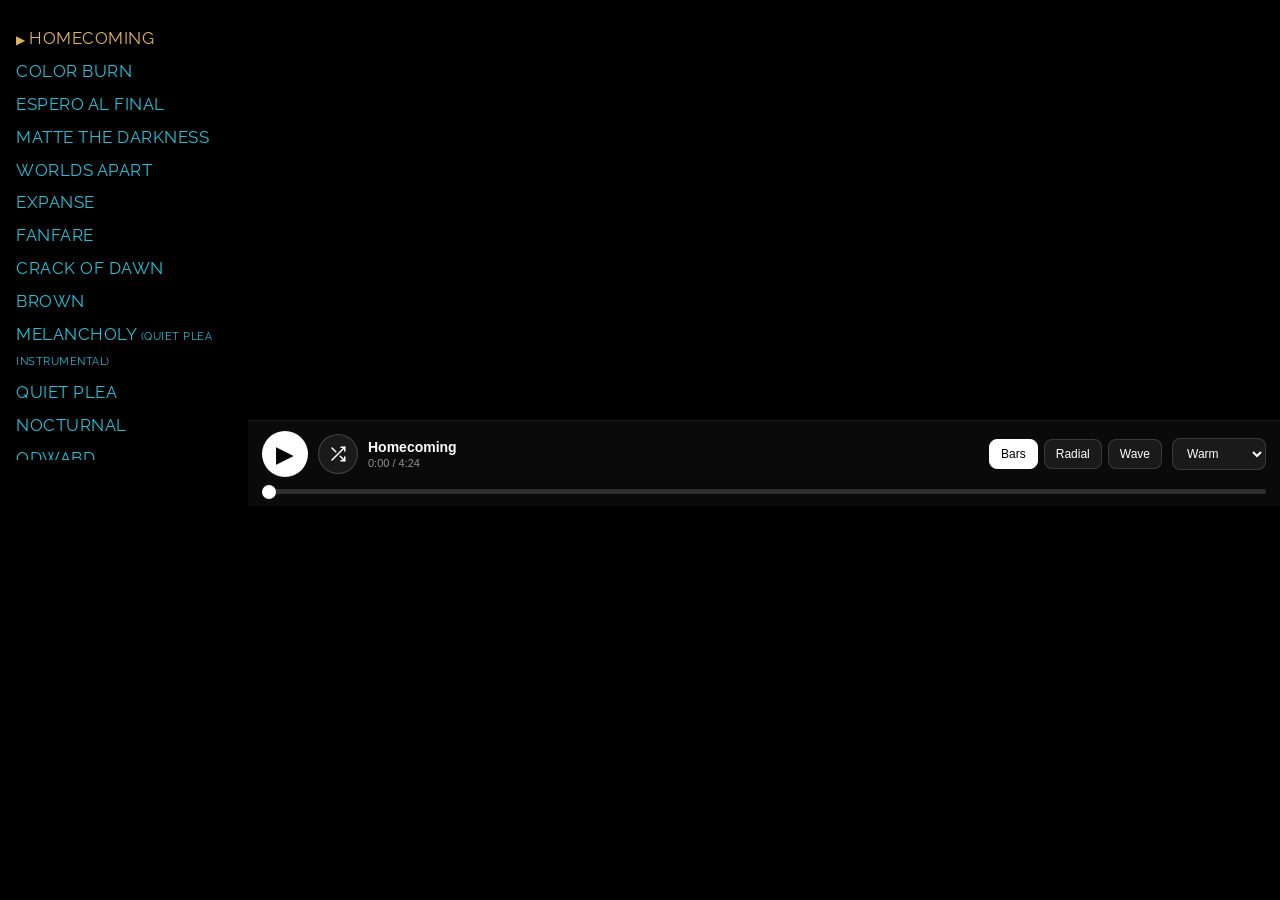
<file: audio.html>
<!DOCTYPE html>
<html lang="en">
<head>
<meta charset="UTF-8">
<meta name="viewport" content="width=device-width, initial-scale=1.0">
<title>Audio Visualizer</title>
<link rel="preconnect" href="https://fonts.googleapis.com">
<link rel="preconnect" href="https://fonts.gstatic.com" crossorigin>
<link href="https://fonts.googleapis.com/css2?family=Special+Elite&family=IM+Fell+English&family=Raleway:wght@500;600&display=swap" rel="stylesheet">
<style>
  * { box-sizing: border-box; }

  html, body {
    margin: 0;
    padding: 0;
    width: 100%;
    background: #000;
    font-family: -apple-system, BlinkMacSystemFont, "Segoe UI", Arial, sans-serif;
    color: #fff;
    -webkit-user-select: none;
    user-select: none;
  }

  /* Full player card */
  #wrap {
    position: relative;
    width: 100%;
    background: #000;
    overflow: hidden;
  }

  #visualizer {
    display: block;
    width: 100%;
    height: 420px;
    background: #000;
    touch-action: manipulation;
  }

  /* Controls bar */
  #bar {
    display: flex;
    align-items: center;
    gap: 10px;
    padding: 10px 14px;
    background: #0a0a0a;
    border-top: 1px solid rgba(255,255,255,0.08);
    flex-wrap: wrap;
  }

  #playBtn {
    flex: 0 0 auto;
    width: 46px;
    height: 46px;
    border-radius: 50%;
    border: none;
    background: #fff;
    color: #000;
    font-size: 23px;              /* play symbol enlarged a touch */
    cursor: pointer;
    display: flex;
    align-items: center;
    justify-content: center;
    transition: transform .12s ease, background .2s ease;
  }
  #playBtn:hover { transform: scale(1.06); }
  #playBtn:active { transform: scale(0.96); }

  /* Shuffle button, sits next to Play */
  #shuffleBtn {
    flex: 0 0 auto;
    width: 40px;
    height: 40px;
    border-radius: 50%;
    border: 1px solid rgba(255,255,255,0.18);
    background: #1a1a1a;
    color: #fff;
    cursor: pointer;
    display: flex;
    align-items: center;
    justify-content: center;
    transition: transform .12s ease, background .2s ease, border-color .2s ease, color .2s ease;
  }
  #shuffleBtn:hover { transform: scale(1.06); border-color: rgba(255,255,255,0.4); }
  #shuffleBtn:active { transform: scale(0.96); }
  #shuffleBtn[data-active="1"] { background: #ddb459; color: #000; border-color: #ddb459; }
  #shuffleBtn svg { width: 18px; height: 18px; display: block; }

  .meta {
    flex: 1 1 160px;
    min-width: 0;
  }
  #trackTitle {
    font-size: 14px;
    font-weight: 600;
    white-space: nowrap;
    overflow: hidden;
    text-overflow: ellipsis;
  }
  #time {
    font-size: 11px;
    opacity: .55;
    font-variant-numeric: tabular-nums;
    margin-top: 2px;
  }

  /* Progress */
  #seek {
    flex: 1 1 100%;
    order: 5;
    -webkit-appearance: none;
    appearance: none;
    height: 5px;
    border-radius: 3px;
    background: rgba(255,255,255,0.15);
    cursor: pointer;
    margin: 2px 0;
  }
  #seek::-webkit-slider-thumb {
    -webkit-appearance: none;
    width: 14px; height: 14px;
    border-radius: 50%;
    background: #fff;
    cursor: pointer;
  }
  #seek::-moz-range-thumb {
    width: 14px; height: 14px; border: none;
    border-radius: 50%; background: #fff; cursor: pointer;
  }

  select, .chip {
    background: #1a1a1a;
    color: #fff;
    border: 1px solid rgba(255,255,255,0.14);
    border-radius: 8px;
    padding: 7px 10px;
    font-size: 12px;
    cursor: pointer;
    outline: none;
    max-width: 46vw;
  }
  select { text-overflow: ellipsis; }

  .toggles { display: flex; gap: 6px; flex-wrap: wrap; }
  .chip {
    padding: 7px 11px;
    transition: background .15s ease, border-color .15s ease;
  }
  .chip[data-active="1"] {
    background: #fff;
    color: #000;
    border-color: #fff;
  }

  /* Two-column layout: track list left, visualizer right */
  #layout {
    display: flex;
    align-items: stretch;
    gap: 8px;
    background: #000;
    padding-bottom: 18px;   /* lift the visualizer off the very bottom edge */
  }
  #wrap { flex: 1 1 auto; min-width: 0; }        /* visualizer takes the rest */

  /* Clickable track list on the left */
  #trackList {
    flex: 0 0 auto;
    width: 240px;
    max-width: 32vw;
    list-style: none;
    margin: 0;
    padding: 22px 16px;
    background: #000;
    font-family: "Special Elite", "Courier New", Courier, monospace;
    align-self: flex-start;
    /* Scroll the list on its own when it gets long, without moving the
       visualizer. Height tracks the visualizer + controls area. */
    max-height: 460px;
    overflow-y: auto;
    overflow-x: hidden;
    scrollbar-width: thin;
    scrollbar-color: #333 #000;
  }
  #trackList::-webkit-scrollbar { width: 8px; }
  #trackList::-webkit-scrollbar-thumb {
    background: #333;
    border-radius: 4px;
  }
  #trackList::-webkit-scrollbar-track { background: #000; }
  #trackList li {
    font-family: "Raleway", -apple-system, BlinkMacSystemFont, "Segoe UI", Arial, sans-serif;
    font-size: 16.59px;              /* title size, reduced another 3% (parens held fixed below) */
    line-height: 1.5;
    text-transform: uppercase;
    font-variant-caps: normal;
    letter-spacing: 0.5px;
    color: #1fbfd4;                  /* teal-blue default */
    cursor: pointer;
    padding: 4px 0;
    transition: color .15s ease, transform .12s ease;
    width: fit-content;
  }
  #trackList li:hover { color: #ddb459; transform: translateX(4px); } /* warm, dusty gold */
  #trackList li[data-active="1"] { color: #ddb459; }
  #trackList li[data-active="1"]::before {
    content: "\25B6  ";              /* ▶ marker on the playing track */
    font-size: 0.7em;
  }

  /* Parenthetical text renders at ~60% of the surrounding text size */
  .paren { font-size: 0.6em; }
  /* In the track list, hold parentheses at their prior size so only the
     title text shrank by 10%, not the parenthetical text. */
  #trackList li .paren { font-size: 11.4px; }

  /* On narrow screens, stack the list above the visualizer */
  @media (max-width: 560px) {
    #layout { flex-direction: column; }
    #trackList { width: 100%; max-width: none; align-self: stretch; padding: 16px 20px; }
  }
</style>
</head>
<body>

<div id="layout">
<ul id="trackList" aria-label="Track list"></ul>

<div id="wrap">
  <canvas id="visualizer"></canvas>

  <div id="bar">
    <button id="playBtn" aria-label="Play">&#9654;</button>

    <button id="shuffleBtn" aria-label="Shuffle" title="Shuffle">
      <svg viewBox="0 0 24 24" fill="none" stroke="currentColor" stroke-width="2" stroke-linecap="round" stroke-linejoin="round">
        <path d="M16 3h5v5"/>
        <path d="M4 20 21 3"/>
        <path d="M21 16v5h-5"/>
        <path d="M15 15l6 6"/>
        <path d="M4 4l5 5"/>
      </svg>
    </button>

    <div class="meta">
      <div id="trackTitle">—</div>
      <div id="time">0:00 / 0:00</div>
    </div>

    <div class="toggles" id="modeToggles">
      <button class="chip" data-mode="bars" data-active="1">Bars</button>
      <button class="chip" data-mode="radial">Radial</button>
      <button class="chip" data-mode="wave">Wave</button>
    </div>

    <select id="themeSel" aria-label="Color theme">
      <option value="warm">Warm</option>
      <option value="mono">Mono</option>
      <option value="spectrum">Spectrum</option>
      <option value="neon">Neon</option>
    </select>

    <input id="seek" type="range" min="0" max="1000" value="0" step="1" aria-label="Seek">
  </div>
</div>
</div><!-- /layout -->

<!-- Media element: crossOrigin anonymous is safe for same-origin files and
     lets you later move audio to a CORS-enabled host without code changes. -->
<audio id="audio" preload="metadata" crossorigin="anonymous"></audio>

<script>
"use strict";

/* ============================================================
   TRACK LIST
   Add/remove songs here. `file` is relative to this HTML file
   (your MP3s live in the audios/ folder). Spaces are fine —
   they get URL-encoded automatically.
   You can also deep-link one track when embedding:
     audio.html?track=SWTAFX%20-%20VAST.mp3
   ============================================================ */
const TRACKS = [
  { title: "Homecoming",      file: "audios/SWTAFX - STOMPING GROUND.mp3" },
  { title: "Color Burn",      file: "audios/SWTAFX - Color Burn.mp3" },
  { title: "Espero Al Final", file: "audios/SWTAFX - Espero Al Final.mp3" },
  { title: "Matte the Darkness", file: "audios/SWTAFX - Fading.mp3" },
  { title: "Worlds Apart",    file: "audios/SWTAFX - Worlds Apart.mp3" },
  { title: "Expanse",         file: "audios/SWTAFX - EXPANSE.mp3" },
  { title: "Fanfare",         file: "audios/SWTAFX - Fanfare.mp3" },
  { title: "Crack of Dawn",   file: "audios/SWTAFX - CRACKOFDAWN.mp3" },
  { title: "Brown",           file: "audios/SWTAFX - BROWN.mp3" },
  { title: "Melancholy (Quiet Plea instrumental)", file: "audios/SWTAFX - Melancholy (Quiet Plea Instrumental).mp3" },
  { title: "Quiet Plea",           file: "audios/SWTAFX - Quiet Plea.mp3" },
  { title: "Nocturnal",       file: "audios/SWTAFX - Nocturnal.mp3" },
  { title: "ODWABD",          file: "audios/SWTAFX - ODWABD.mp3" },
  { title: "Peo Sear",        file: "audios/SWTAFX - PEO SEAR.mp3" },
  { title: "Sorry",           file: "audios/SWTAFX - SORRY.mp3" },
  { title: "Foray",           file: "audios/SWTAFX - FORAY.mp3" },
];

/* ============================================================
   ELEMENTS
   ============================================================ */
const audio      = document.getElementById("audio");
const canvas     = document.getElementById("visualizer");
const g          = canvas.getContext("2d");
const playBtn    = document.getElementById("playBtn");
const trackTitle = document.getElementById("trackTitle");
const timeEl     = document.getElementById("time");
const seek       = document.getElementById("seek");
const trackList  = document.getElementById("trackList");
const themeSel   = document.getElementById("themeSel");
const modeToggles= document.getElementById("modeToggles");

/* ============================================================
   CONFIG (read from ?params when embedding)
   ============================================================ */
const params = new URLSearchParams(location.search);
let MODE  = params.get("mode")  || "bars";     // bars | radial | wave
let THEME = params.get("theme") || "warm";      // warm | mono | spectrum | neon
const startTrackParam = params.get("track");

/* ============================================================
   WEB AUDIO GRAPH
   ============================================================ */
let audioCtx = null, analyser = null, waveA = null, source = null;
let freq = null, time = null;
let running = false, rafId = null;

function initAudio() {
  if (audioCtx) return;
  audioCtx = new (window.AudioContext || window.webkitAudioContext)();
  source = audioCtx.createMediaElementSource(audio);

  // FAST analyser for the frequency bars/bands: a small FFT means a short
  // analysis window, so snare/cymbal transients register immediately.
  analyser = audioCtx.createAnalyser();
  analyser.fftSize = 2048;                  // ~46ms window — snappy, low latency
  analyser.smoothingTimeConstant = 0.5;     // light per-bin smoothing

  // WIDE analyser used only for the oscilloscope waveform display, where a
  // long time window is what we actually want (~0.74s across the screen).
  waveA = audioCtx.createAnalyser();
  waveA.fftSize = 32768;                     // max the AnalyserNode allows
  waveA.smoothingTimeConstant = 0;

  source.connect(analyser);
  source.connect(waveA);
  analyser.connect(audioCtx.destination);    // playback path (one connection is enough)

  freq = new Uint8Array(analyser.frequencyBinCount);
  time = new Uint8Array(waveA.fftSize);
}

/* ============================================================
   FREQUENCY BANDS — the heart of the drum reactivity.
   Each band gets its own fast-attack / slow-release envelope
   plus an onset (spectral-flux) detector that fires on hits.
   ============================================================ */
const BANDS = [
  { name: "sub",    lo: 20,    hi: 90 },    // kick fundamental
  { name: "kick",   lo: 90,    hi: 180 },   // kick body
  { name: "bass",   lo: 180,   hi: 400 },
  { name: "lowmid", lo: 400,   hi: 1200 },
  { name: "snare",  lo: 1200,  hi: 3000 },  // snare crack / body
  { name: "presence",lo: 3000, hi: 6000 },
  { name: "hats",   lo: 6000,  hi: 10000 },
  { name: "cymbal", lo: 10000, hi: 16000 }  // cymbal shimmer
];

const env  = new Float32Array(BANDS.length); // smoothed level per band
const prev = new Float32Array(BANDS.length); // previous raw energy (for flux)
const onset= new Float32Array(BANDS.length); // transient flash per band (decays)

const ATTACK  = 0.85;  // how fast levels rise
const RELEASE = 0.14;  // how fast they fall (slower => visible sustain)
const ONSET_DECAY = 0.86;

function bandEnergy(loHz, hiHz) {
  const nyq = audioCtx.sampleRate / 2;
  const binHz = nyq / freq.length;
  let lo = Math.max(0, Math.floor(loHz / binHz));
  let hi = Math.min(freq.length - 1, Math.ceil(hiHz / binHz));
  let sum = 0, n = 0;
  for (let i = lo; i <= hi; i++) { sum += freq[i] / 255; n++; }
  return n ? sum / n : 0;
}

function analyze() {
  analyser.getByteFrequencyData(freq);       // fast FFT → responsive bars/bands
  waveA.getByteTimeDomainData(time);         // wide FFT → long waveform window
  for (let b = 0; b < BANDS.length; b++) {
    const raw = bandEnergy(BANDS[b].lo, BANDS[b].hi);
    // envelope
    const r = raw > env[b] ? ATTACK : RELEASE;
    env[b] += (raw - env[b]) * r;
    // spectral flux (only positive rises => an attack/onset)
    const flux = Math.max(0, raw - prev[b]);
    prev[b] = prev[b] * 0.6 + raw * 0.4;
    const hit = Math.min(1, flux * 4.0);
    onset[b] = Math.max(onset[b] * ONSET_DECAY, hit);
  }
}

// convenience aggregates
function lowLevel()  { return Math.max(env[0], env[1]); }              // kick
function snareHit()  { return Math.max(onset[4], onset[5]); }          // snare transient
function cymbalHit() { return Math.max(onset[6], onset[7]); }          // cymbal transient
function overall()   { let s = 0; for (let i=0;i<env.length;i++) s+=env[i]; return s/env.length; }

/* ============================================================
   COLOR THEMES
   pos: 0..1 across the spectrum. intensity: 0..1.
   ============================================================ */
function color(pos, intensity, alpha) {
  pos = Math.min(1, Math.max(0, pos));
  intensity = Math.min(1, Math.max(0, intensity));
  let r, gg, b;
  if (THEME === "mono") {
    const v = 180 + 75 * intensity;
    r = gg = b = v;
  } else if (THEME === "warm") {
    // deep red -> orange -> yellow -> white hot
    r = 255;
    gg = 40 + 200 * pos * (0.4 + 0.6 * intensity);
    b = 20 + 120 * pos * pos * intensity;
  } else if (THEME === "spectrum") {
    const h = 260 - pos * 260;               // blue->red rainbow
    return hsl(h, 90, 45 + 25 * intensity, alpha);
  } else { // neon: cyan -> violet -> magenta, glowing
    if (pos < 0.5) { const t = pos/0.5; r = 0+150*t; gg = 230-120*t; b = 255; }
    else           { const t = (pos-0.5)/0.5; r = 150+105*t; gg = 110-90*t; b = 255-40*t; }
    const boost = 0.55 + 0.45 * intensity;
    r*=boost; gg*=boost; b*=boost;
  }
  return "rgba(" + (r|0) + "," + (gg|0) + "," + (b|0) + "," + alpha + ")";
}
function hsl(h,s,l,a){ return "hsla(" + h + "," + s + "%," + l + "%," + a + ")"; }

/* ============================================================
   CANVAS SIZING (DPR-aware)
   ============================================================ */
let W = 0, H = 0, DPR = 1;
function resize() {
  // Cap the pixel ratio. Beyond ~1.75x the extra sharpness is invisible
  // but the per-frame fill/glow cost grows with DPR squared — the main
  // cause of the animation throttling down after it heats the CPU/GPU.
  DPR = Math.min(window.devicePixelRatio || 1, 1.75);
  W = canvas.width  = Math.round(canvas.clientWidth  * DPR);
  H = canvas.height = Math.round(canvas.clientHeight * DPR);
}
window.addEventListener("resize", resize);

/* ============================================================
   PARTICLE SYSTEM (for wave mode — snare/cymbal bursts)
   ============================================================ */
const particles = [];
function spawnBurst(x, y, n, hue, speed) {
  for (let i = 0; i < n; i++) {
    const a = Math.random() * Math.PI * 2;
    const s = speed * (0.4 + Math.random() * 0.9);
    particles.push({ x, y, vx: Math.cos(a)*s, vy: Math.sin(a)*s,
                     life: 1, hue, size: (1.5 + Math.random()*2.5) * DPR });
  }
  if (particles.length > 600) particles.splice(0, particles.length - 600);
}

/* ============================================================
   RENDERERS
   ============================================================ */
const NB = 64; // number of display bars (spectrum modes)

function sampleSpectrum(i, count) {
  // log-spaced sampling across the audible range for musical bars
  const nyq = audioCtx.sampleRate / 2;
  const minF = 30, maxF = 16000;
  const f0 = minF * Math.pow(maxF / minF, i / count);
  const f1 = minF * Math.pow(maxF / minF, (i + 1) / count);
  const binHz = nyq / freq.length;
  let lo = Math.max(0, Math.floor(f0 / binHz));
  let hi = Math.min(freq.length - 1, Math.max(lo, Math.floor(f1 / binHz)));
  let peak = 0;
  for (let k = lo; k <= hi; k++) if (freq[k] > peak) peak = freq[k];
  let v = peak / 255;
  // tilt: lift the highs so cymbals/hats read as strongly as bass
  v *= 0.75 + 0.9 * (i / count);
  // Higher contrast: an expansion curve (gamma > 1) pushes quiet
  // passages down and loud transients up, then a gain restores height.
  // Gain kept modest so bars rarely hit the ceiling and get clipped.
  v = Math.pow(Math.min(1, v), 1.7) * 1.4;
  return Math.min(1, v);
}

// smoothed bar heights for a fluid look
const barVals = new Float32Array(NB);

function drawBars() {
  const pad = 16 * DPR;
  const usable = W - pad * 2;
  const gap = 2 * DPR;
  const bw = (usable - gap * (NB - 1)) / NB;
  const baseY = H * 0.94;
  const maxH = H * 0.90;
  const kick = lowLevel();

  for (let i = 0; i < NB; i++) {
    let v = sampleSpectrum(i, NB);
    // envelope smoothing per bar — near-instant attack for snappy hits,
    // slightly faster release so bars fall back quickly between transients.
    const r = v > barVals[i] ? 0.92 : 0.24;
    barVals[i] += (v - barVals[i]) * r;
    v = barVals[i];

    const x = pad + i * (bw + gap);
    const h = Math.max(2 * DPR, v * maxH);
    const pos = i / (NB - 1);
    const rad = Math.min(bw/2, 4*DPR);

    // Cheap additive glow: a wider, faint bar drawn behind the solid one
    // using the "lighter" blend. Visually close to shadowBlur but far
    // cheaper, so it won't throttle the frame rate over time.
    if (THEME !== "mono") {
      g.globalCompositeOperation = "lighter";
      g.fillStyle = color(pos, v, 0.18 + 0.35 * v);
      const gw = bw + 6 * DPR;
      roundRect(x - 3 * DPR, baseY - h, gw, h, rad);
      g.fill();
      g.globalCompositeOperation = "source-over";
    }

    // solid core bar
    g.fillStyle = color(pos, v, 0.95);
    roundRect(x, baseY - h, bw, h, rad);
    g.fill();

    // mirror reflection
    g.fillStyle = color(pos, v, 0.10);
    roundRect(x, baseY, bw, h * 0.4, rad);
    g.fill();
  }

  // kick pulse — a floor line that flashes on the beat
  g.fillStyle = color(0.1, kick, 0.12 + 0.5 * kick);
  g.fillRect(0, baseY, W, 2 * DPR);
}

let radialRot = 0;
function drawRadial() {
  const cx = W / 2, cy = H / 2;
  const kick = lowLevel();
  const cym = cymbalHit();
  // Size everything off the available radius so nothing clips top/bottom.
  const avail = Math.min(W, H) * 0.5 * 0.9;                // 90% of half-canvas
  const base = avail * 0.32 * (1 + kick * 0.4);            // core pulses with kick
  const maxLen = avail * 0.5;                              // spoke length
  const N = 96;

  radialRot += 0.0015 + kick * 0.01;

  // core glow
  const coreR = base * (0.55 + 0.25 * kick);
  const grad = g.createRadialGradient(cx, cy, 0, cx, cy, coreR * 2.4);
  grad.addColorStop(0, color(0.15, 0.6 + kick, 0.55 + 0.4*kick));
  grad.addColorStop(1, color(0.15, 0.2, 0));
  g.fillStyle = grad;
  g.beginPath(); g.arc(cx, cy, coreR * 2.4, 0, Math.PI*2); g.fill();

  g.lineCap = "round";
  for (let i = 0; i < N; i++) {
    const v = sampleSpectrum(i % NB === 0 ? 0 : Math.floor(i / N * NB), NB);
    const ang = (i / N) * Math.PI * 2 + radialRot;
    const len = base * 0.2 + v * maxLen;
    const x1 = cx + Math.cos(ang) * base;
    const y1 = cy + Math.sin(ang) * base;
    const x2 = cx + Math.cos(ang) * (base + len);
    const y2 = cy + Math.sin(ang) * (base + len);
    const pos = i / N;
    // Additive blend gives the spokes a glow without per-spoke shadowBlur,
    // which would throttle the frame rate the same way the bars did.
    g.globalCompositeOperation = (THEME === "mono") ? "source-over" : "lighter";
    g.strokeStyle = color(pos, v, 0.85);
    g.lineWidth = (2 + v * 3) * DPR;
    g.beginPath(); g.moveTo(x1, y1); g.lineTo(x2, y2); g.stroke();
  }
  g.globalCompositeOperation = "source-over";

  // cymbal ring flash — expanding bright ring on cymbal transients
  if (cym > 0.05) {
    g.strokeStyle = color(0.95, 1, cym * 0.8);
    g.lineWidth = 2 * DPR * cym;
    const ringR = Math.min(avail, base + maxLen * (0.6 + cym * 0.4));
    g.beginPath();
    g.arc(cx, cy, ringR, 0, Math.PI*2);
    g.stroke();
  }
}

function drawWave() {
  const mid = H / 2;
  const kick = lowLevel();

  // Zoomed-out, calmer oscilloscope waveform.
  // A smaller vertical scale and gentle kick influence keep it from
  // looking manic; a wider time slice makes the wave read as smoother.
  g.lineWidth = (2 + kick * 1.5) * DPR;
  g.strokeStyle = color(0.4, 0.6 + overall(), 0.95);
  g.shadowBlur = (THEME === "mono" ? 6 : 14) * DPR;
  g.shadowColor = color(0.4, 0.9, 0.7);
  g.beginPath();
  const step = Math.max(1, Math.floor(time.length / W));
  const amp = H * 0.26 * (0.85 + kick * 0.25);   // zoomed out (was 0.42, 0.6+kick)
  for (let i = 0, x = 0; i < time.length; i += step, x += (W / (time.length / step))) {
    const y = mid + ((time[i] - 128) / 128) * amp;
    if (i === 0) g.moveTo(x, y); else g.lineTo(x, y);
  }
  g.stroke();
  g.shadowBlur = 0;
}

function roundRect(x, y, w, h, r) {
  if (h < 0) { y += h; h = -h; }
  r = Math.min(r, w/2, h/2);
  g.beginPath();
  g.moveTo(x+r, y);
  g.arcTo(x+w, y, x+w, y+h, r);
  g.arcTo(x+w, y+h, x, y+h, r);
  g.arcTo(x, y+h, x, y, r);
  g.arcTo(x, y, x+w, y, r);
  g.closePath();
}

/* ============================================================
   MAIN LOOP
   ============================================================ */
function frame() {
  if (!running) return;
  rafId = requestAnimationFrame(frame);
  analyze();

  // fade previous frame slightly for motion trails (except bars which clear)
  if (MODE === "bars") {
    g.fillStyle = "#000";
    g.fillRect(0, 0, W, H);
  } else {
    g.fillStyle = "rgba(0,0,0,0.22)";
    g.fillRect(0, 0, W, H);
  }

  if (MODE === "radial") drawRadial();
  else if (MODE === "wave") drawWave();
  else drawBars();
}

function start() {
  initAudio();
  if (audioCtx.state === "suspended") audioCtx.resume();
  if (!running) { running = true; resize(); frame(); }
}
function stop() {
  running = false;
  if (rafId) { cancelAnimationFrame(rafId); rafId = null; }
}

/* ============================================================
   TRANSPORT / UI WIRING
   ============================================================ */
/* Escape, then shrink any (parenthetical) portion to ~60% size */
function escHtml(s){
  return s.replace(/&/g,"&amp;").replace(/</g,"&lt;").replace(/>/g,"&gt;");
}
function formatTitle(s){
  return escHtml(s).replace(/(\([^)]*\))/g, '<span class="paren">$1</span>');
}

function loadTrack(idx) {
  idx = (idx + TRACKS.length) % TRACKS.length;
  const t = TRACKS[idx];
  audio.src = encodeURI(t.file);
  trackTitle.innerHTML = formatTitle(t.title);
  timeEl.textContent = "0:00 / 0:00";
  // highlight the active item in the list
  trackList.querySelectorAll("li").forEach((li, i) =>
    li.dataset.active = (i === idx) ? "1" : "0");
}

function fmt(s) {
  if (!isFinite(s)) return "0:00";
  const m = Math.floor(s / 60), ss = Math.floor(s % 60);
  return m + ":" + (ss < 10 ? "0" : "") + ss;
}

// build clickable track list
TRACKS.forEach((t, i) => {
  const li = document.createElement("li");
  li.innerHTML = formatTitle(t.title);
  li.addEventListener("click", () => {
    startIdx = i;
    loadTrack(i);
    audio.play();            // clicking a title cues + plays it
  });
  trackList.appendChild(li);
});

// initial track: default to "Homecoming" (respect ?track= param if given)
let startIdx = Math.max(0, TRACKS.findIndex(t => t.title === "Homecoming"));
if (startTrackParam) {
  const norm = decodeURIComponent(startTrackParam).toLowerCase();
  const found = TRACKS.findIndex(t =>
    t.file.toLowerCase().includes(norm) || t.title.toLowerCase().includes(norm));
  if (found >= 0) startIdx = found;
}
loadTrack(startIdx);

// initial theme/mode from params
themeSel.value = THEME;
modeToggles.querySelectorAll(".chip").forEach(c =>
  c.dataset.active = (c.dataset.mode === MODE) ? "1" : "0");

playBtn.addEventListener("click", () => {
  if (audio.paused) audio.play(); else audio.pause();
});

/* Shuffle: when on, the next track (after one ends) is chosen at random
   instead of playing in order. */
const shuffleBtn = document.getElementById("shuffleBtn");
let shuffle = false;
shuffleBtn.addEventListener("click", () => {
  shuffle = !shuffle;
  shuffleBtn.dataset.active = shuffle ? "1" : "0";
});
function nextTrackIndex(){
  if (shuffle && TRACKS.length > 1) {
    let r;
    do { r = Math.floor(Math.random() * TRACKS.length); } while (r === startIdx);
    return r;
  }
  return (startIdx + 1) % TRACKS.length;
}

audio.addEventListener("play", () => { playBtn.innerHTML = "&#10073;&#10073;"; start(); });
audio.addEventListener("pause", () => { playBtn.innerHTML = "&#9654;"; stop(); });
audio.addEventListener("ended", () => { loadTrack(startIdx = nextTrackIndex()); audio.play(); });

audio.addEventListener("timeupdate", () => {
  if (audio.duration) {
    seek.value = String((audio.currentTime / audio.duration) * 1000);
    timeEl.textContent = fmt(audio.currentTime) + " / " + fmt(audio.duration);
  }
});
audio.addEventListener("loadedmetadata", () => {
  timeEl.textContent = fmt(0) + " / " + fmt(audio.duration);
});

seek.addEventListener("input", () => {
  if (audio.duration) audio.currentTime = (seek.value / 1000) * audio.duration;
});


themeSel.addEventListener("change", () => { THEME = themeSel.value; });

modeToggles.addEventListener("click", e => {
  const btn = e.target.closest(".chip");
  if (!btn) return;
  MODE = btn.dataset.mode;
  modeToggles.querySelectorAll(".chip").forEach(c =>
    c.dataset.active = (c === btn) ? "1" : "0");
  // clear canvas on mode switch
  g.fillStyle = "#000"; g.fillRect(0, 0, W, H);
});

// size once ready
resize();
// draw a faint idle baseline so the canvas isn't blank before playback
g.fillStyle = "#000"; g.fillRect(0, 0, W, H);
</script>
</body>
</html>
</file>
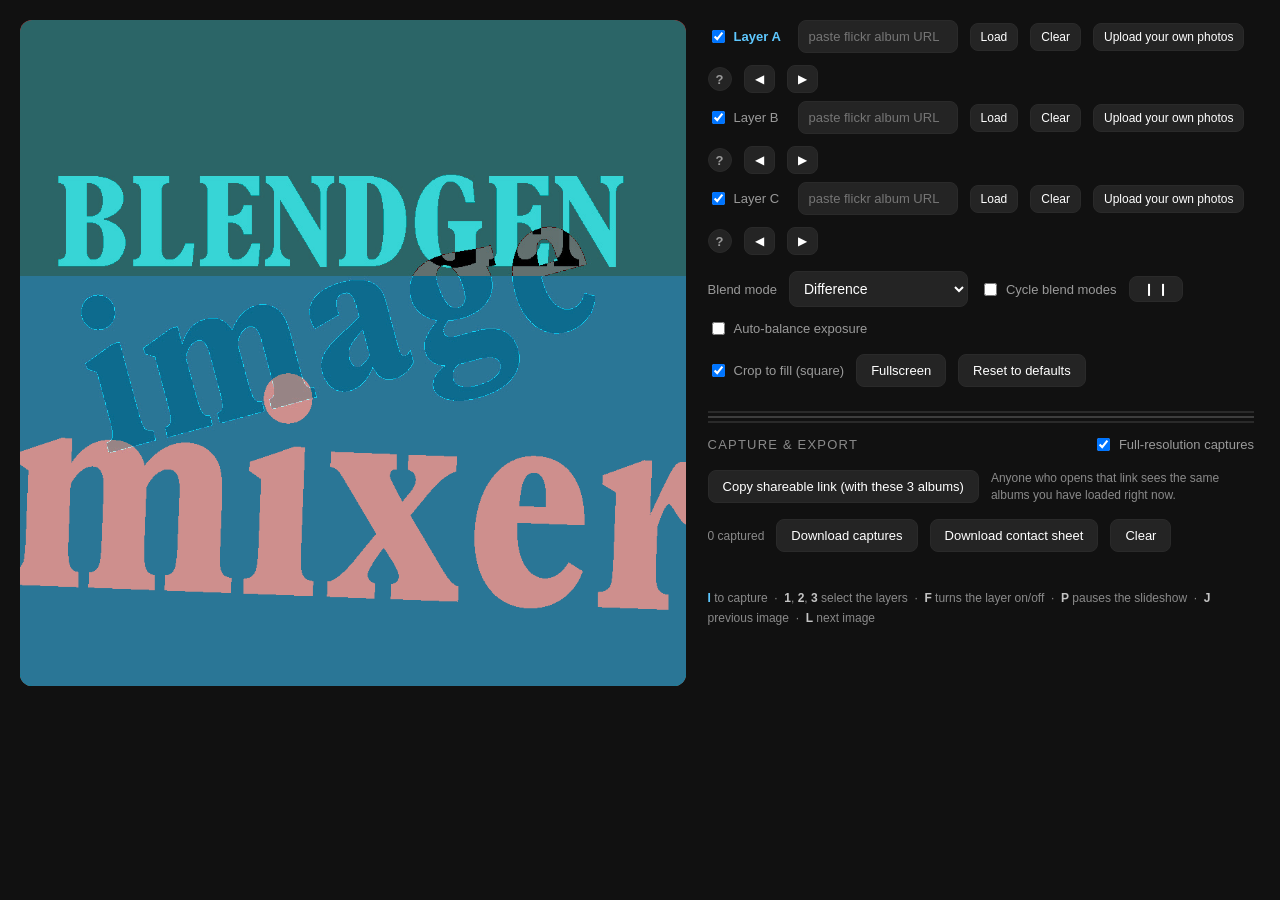
<file: blend.html>
<!DOCTYPE html>
<html lang="en">
<head>
<meta charset="UTF-8">
<meta name="viewport" content="width=device-width, initial-scale=1.0">
<title>Blend Projector</title>
<style>
*{
  box-sizing:border-box;
}
html,
body{
  margin:0;
  width:100%;
  background:#111;
  color:#fff;
  font-family:Arial,Helvetica,sans-serif;
}

/* ============================================================
   The photo sequences are no longer listed in this file.
   Add or remove photos by editing:
     photos/list.txt    (one filename per line, Layer A)
     photosB/list.txt   (one filename per line, Layer B)
     photosC/list.txt   (optional, one filename per line, Layer C)
   Blank lines and lines starting with # are ignored.
   Layer C is optional -- if photosC/list.txt doesn't exist,
   the page still works fine with just Layer A and Layer B.
   ============================================================ */
</style>
</head>
<body>

<div class="wrap">
  <div class="viewerCol">
  <div class="stage" id="stage">
    <div class="stageInner" id="stageInner">
      <div class="layer" id="layerA">
        <img class="sub" id="imgA">
      </div>
      <div class="layer" id="layerB">
        <img class="sub" id="imgB">
      </div>
      <div class="layer" id="layerC">
        <img class="sub" id="imgC">
      </div>
    </div>
    <div class="flash" id="flash"></div>
  </div>
  </div><!-- /viewerCol -->

  <div class="controlsCol">
  <div class="controls urlRow">
    <label class="ctrlLabel toggleLabel layerToggle">
      <input type="checkbox" id="layerAToggle" checked>
      Layer A
    </label>
    <input type="text" id="urlInputA" class="urlInput" placeholder="paste flickr album URL">
    <button id="urlLoadA" class="btn btnSmall">Load</button>
    <button id="urlClearA" class="btn btnSmall">Clear</button>
    <button id="uploadBtnA" class="btn btnSmall">Upload your own photos</button>
    <button class="helpBtn" aria-label="Help — what can I load?" title="What can I load here?">?</button>
    <button id="skipBackA" class="btn btnSmall">&#9664;</button>
    <button id="skipFwdA" class="btn btnSmall">&#9654;</button>
    <input type="file" id="uploadInputA" accept="image/*" multiple style="display:none;">
  </div>
  <div class="controls urlRow">
    <label class="ctrlLabel toggleLabel layerToggle">
      <input type="checkbox" id="layerBToggle" checked>
      Layer B
    </label>
    <input type="text" id="urlInputB" class="urlInput" placeholder="paste flickr album URL">
    <button id="urlLoadB" class="btn btnSmall">Load</button>
    <button id="urlClearB" class="btn btnSmall">Clear</button>
    <button id="uploadBtnB" class="btn btnSmall">Upload your own photos</button>
    <button class="helpBtn" aria-label="Help — what can I load?" title="What can I load here?">?</button>
    <button id="skipBackB" class="btn btnSmall">&#9664;</button>
    <button id="skipFwdB" class="btn btnSmall">&#9654;</button>
    <input type="file" id="uploadInputB" accept="image/*" multiple style="display:none;">
  </div>
  <div class="controls urlRow">
    <label class="ctrlLabel toggleLabel layerToggle" id="layerCLabel">
      <input type="checkbox" id="layerCToggle" checked>
      Layer C
    </label>
    <input type="text" id="urlInputC" class="urlInput" placeholder="paste flickr album URL">
    <button id="urlLoadC" class="btn btnSmall">Load</button>
    <button id="urlClearC" class="btn btnSmall">Clear</button>
    <button id="uploadBtnC" class="btn btnSmall">Upload your own photos</button>
    <button class="helpBtn" aria-label="Help — what can I load?" title="What can I load here?">?</button>
    <button id="skipBackC" class="btn btnSmall">&#9664;</button>
    <button id="skipFwdC" class="btn btnSmall">&#9654;</button>
    <input type="file" id="uploadInputC" accept="image/*" multiple style="display:none;">
  </div>
  <div class="controls">
    <label class="ctrlLabel" for="blendSelect">Blend mode</label>
    <select id="blendSelect">
      <option value="overlay">Overlay</option>
      <option value="multiply">Multiply</option>
      <option value="screen">Screen</option>
      <option value="soft-light">Soft light</option>
      <option value="hard-light">Hard light</option>
      <option value="vivid-light">Vivid light (approx.)</option>
      <option value="pin-light">Pin light (approx.)</option>
      <option value="color-dodge">Color dodge</option>
      <option value="color-burn">Color burn</option>
      <option value="exclusion">Exclusion</option>
      <option value="difference" selected>Difference</option>
      <option value="lighter-color">Lighter color (approx.)</option>
    </select>
    <label class="ctrlLabel toggleLabel">
      <input type="checkbox" id="blendCycleToggle">
      Cycle blend modes
    </label>
    <button id="compareToggle" class="btn btnSmall pauseBtn" aria-label="Pause and compare" title="Pause and compare">&#10073;&#10073;</button>
    <label class="ctrlLabel toggleLabel">
      <input type="checkbox" id="autoBalance">
      Auto-balance exposure
    </label>
    <span class="hint" id="compareButtons" style="display:none;">
      <button id="preBtn" class="btn btnSmall">Pre-balance</button>
      <button id="postBtn" class="btn btnSmall">Post-balance</button>
    </span>
  </div>

  <div class="controls">
    <label class="ctrlLabel toggleLabel">
      <input type="checkbox" id="cropToggle" checked>
      Crop to fill (square)
    </label>
    <button id="fullscreenBtn" class="btn">Fullscreen</button>
    <button id="resetDefaultsBtn" class="btn">Reset to defaults</button>
  </div>

  <!-- ===== divider: viewing options above, capture/export below ===== -->
  <hr class="sectionDivider">
  <div class="captureHead">
    <span class="sectionLabel">Capture &amp; export</span>
    <label class="ctrlLabel toggleLabel fullResLabel">
      <input type="checkbox" id="fullResToggle" checked>
      Full-resolution captures
    </label>
  </div>

  <div class="controls">
    <button id="shareLinkBtn" class="btn">Copy shareable link (with these 3 albums)</button>
    <span class="hint shareHint">Anyone who opens that link sees the same albums you have loaded right now.</span>
  </div>

  <div class="controls">
    <span class="hint" id="captureCount">0 captured</span>
    <button id="downloadBtn" class="btn">Download captures</button>
    <button id="downloadSheetBtn" class="btn">Download contact sheet</button>
    <button id="clearBtn" class="btn">Clear</button>
  </div>

  <div class="sheet" id="sheet"></div>

  <!-- Keyboard key legend -->
  <div class="keyLegend">
    <span class="keyBlue">I</span> to capture
    &nbsp;·&nbsp; <strong>1</strong>, <strong>2</strong>, <strong>3</strong> select the layers
    &nbsp;·&nbsp; <strong>F</strong> turns the layer on/off
    &nbsp;·&nbsp; <strong>P</strong> pauses the slideshow
    &nbsp;·&nbsp; <strong>J</strong> previous image
    &nbsp;·&nbsp; <strong>L</strong> next image
  </div>
  </div><!-- /controlsCol -->
</div>

<!-- Help pop-out: what you can load into a layer -->
<div id="helpModal">
  <div class="helpCard">
    <h3>What can I load into a layer?</h3>
    <p>This projector needs images to blend. For each layer you can load:</p>
    <ul>
      <li>A <strong>Flickr album URL</strong> — e.g. <code>flickr.com/photos/name/albums/123</code> (album pages only, not single-photo pages).</li>
      <li><strong>Any direct image URL</strong> — a link ending in an image file, e.g. <code>https://example.com/photo.jpg</code>.</li>
      <li>A <strong>remote list of direct image URLs</strong> — a link to a hosted <code>.txt</code> file with one image URL per line.</li>
      <li><strong>Your own files</strong> — upload <code>.jpg</code>, <code>.png</code>, and other image files straight from your computer with the <strong>Upload your own photos</strong> button.</li>
    </ul>
    <div class="closeRow">
      <button id="helpModalClose" class="btn btnSmall">Got it</button>
    </div>
  </div>
</div>

<style>
/* Two-column layout: viewer on the left, all controls on the right,
   so the whole thing fits within the browser window without the page
   scrolling. The controls column scrolls on its own if it's tall. */
.wrap{
  display:flex;
  gap:22px;
  align-items:flex-start;
  padding:20px 20px 12px;
  /* height sizes to the content so there's no empty black space below the
     last row — the embed crops right after the controls. */
}
.viewerCol{
  flex:0 0 auto;
}
.controlsCol{
  flex:1 1 auto;
  min-width:0;
  padding-right:6px;
}
/* first control row shouldn't push down from the top of the column */
.controlsCol .controls:first-child{
  margin-top:0;
}
.stage{
  position:relative;
  /* square, sized to whichever is smaller: ~52% of width (10% narrower than
     before, giving the controls more room so their rows don't wrap), or the
     full available height minus padding — so the viewer always fits on screen
     without the page scrolling. */
  width:min(52vw, calc(100vh - 52px));
  height:min(52vw, calc(100vh - 52px));
  background:#000;
  border-radius:12px;
  overflow:hidden;
}

/* Stage-only "fullscreen page" (opened via ?stage=1 from the embed):
   hide the controls and let the viewer fill the whole window. */
body.stageOnly .wrap{
  padding:0;
  height:100vh;
}
body.stageOnly .controlsCol{
  display:none;
}
body.stageOnly .viewerCol{
  flex:1 1 auto;
  width:100vw;
  height:100vh;
}
body.stageOnly .stage{
  width:100vw;
  height:100vh;
  border-radius:0;
}
/* "Click for full screen" hint on the popped-out stage page */
#fsHint{
  position:fixed;
  bottom:26px;
  left:50%;
  transform:translateX(-50%);
  z-index:9999;
  padding:9px 16px;
  border-radius:999px;
  background:rgba(0,0,0,0.55);
  border:1px solid rgba(255,255,255,0.25);
  color:#fff;
  font-family:Arial,Helvetica,sans-serif;
  font-size:13px;
  letter-spacing:0.5px;
  pointer-events:none;
  opacity:0;
  transition:opacity .4s ease;
}
#fsHint.show{ opacity:1; }
.stage:fullscreen{
  width:100vw;
  height:100vh;
  aspect-ratio:auto;
  border-radius:0;
}
.stage:-webkit-full-screen{
  width:100vw;
  height:100vh;
  border-radius:0;
}
.stageInner{
  position:absolute;
  inset:0;
  transition:filter 1s ease;
}
.layer{
  position:absolute;
  inset:0;
}
.sub{
  position:absolute;
  inset:0;
  width:100%;
  height:100%;
  object-fit:contain;
}
.sub.cropFill{
  object-fit:cover;
}
.flash{
  position:absolute;
  inset:0;
  background:#5ec8ff;
  opacity:0;
  pointer-events:none;
  transition:opacity .08s ease;
}
.flash.on{
  opacity:0.35;
  transition:opacity 0s;
}

.controls{
  display:flex;
  flex-wrap:wrap;
  align-items:center;
  gap:12px;
  margin-top:16px;
}
.ctrlLabel{
  font-size:13px;
  color:#9a9a9a;
}
select{
  background:#242424;
  color:#fff;
  border:1px solid #2a2a2a;
  border-radius:8px;
  padding:8px 10px;
  font-size:14px;
}
.toggleLabel{
  display:flex;
  align-items:center;
  gap:6px;
  cursor:pointer;
}
.urlRow{
  margin-top:8px;
}
.urlLabel{
  flex:none;
  width:auto;
  min-width:52px;
}
.urlInput{
  flex:0 0 auto;
  width:160px;          /* ~1/3 of the old full-width bar */
  min-width:0;
  background:#242424;
  color:#fff;
  border:1px solid #2a2a2a;
  border-radius:8px;
  padding:8px 10px;
  font-size:13px;
}
.urlInput:focus{
  border-color:#5ec8ff;
  outline:none;
}
/* Circular "?" help button */
.helpBtn{
  flex:0 0 auto;
  width:24px;
  height:24px;
  border-radius:50%;
  border:1px solid #2a2a2a;
  background:#242424;
  color:#9a9a9a;
  font-size:13px;
  font-weight:700;
  line-height:1;
  cursor:pointer;
  display:inline-flex;
  align-items:center;
  justify-content:center;
}
.helpBtn:hover{
  border-color:#5ec8ff;
  color:#5ec8ff;
}
/* Help pop-out overlay */
#helpModal{
  position:fixed;
  inset:0;
  z-index:10000;
  display:none;
  align-items:center;
  justify-content:center;
  background:rgba(0,0,0,0.6);
}
#helpModal.open{ display:flex; }
.helpCard{
  max-width:420px;
  width:calc(100% - 40px);
  background:#161616;
  border:1px solid #2a2a2a;
  border-radius:12px;
  padding:22px 24px;
  color:#e8e8e8;
  font-size:13px;
  line-height:1.5;
  box-shadow:0 20px 60px rgba(0,0,0,0.6);
}
.helpCard h3{
  margin:0 0 10px;
  font-size:15px;
}
.helpCard ul{ margin:8px 0; padding-left:18px; }
.helpCard li{ margin:6px 0; }
.helpCard code{
  background:#242424;
  border-radius:4px;
  padding:1px 5px;
  font-size:12px;
}
.helpCard .closeRow{
  margin-top:16px;
  text-align:right;
}
.hint{
  font-size:12px;
  color:#8a8a8a;
}
/* Divider between the viewing options and the capture/export section:
   a triple line — two darker outer lines with a slightly lighter middle line,
   thicker and farther apart. */
.sectionDivider{
  border:none;
  height:12px;
  margin:24px 0 4px;
  background:
    linear-gradient(#2a2a2a,#2a2a2a) top/100% 2px no-repeat,
    linear-gradient(#3d3d3d,#3d3d3d) center/100% 2px no-repeat,
    linear-gradient(#2a2a2a,#2a2a2a) bottom/100% 2px no-repeat;
}
/* Layer name + checkbox at the start of each album row (fixed width so the
   paste boxes line up under one another) */
.layerToggle{
  flex:0 0 auto;
  width:78px;
}
/* Blue, slightly larger "Press i to capture" hint, on the Capture & export line */
.captureHint{
  color:#5ec8ff;
  font-size:15px;
}
/* Full-resolution captures pushed to the right of the Capture & export line */
.fullResLabel{
  margin-left:auto;
}
/* Pause-and-compare icon button — larger, with the two bars spaced apart
   so it reads clearly as a pause symbol */
.pauseBtn{
  font-size:21px;
  padding:9px 16px;
  line-height:1;
  letter-spacing:4px;
  text-indent:4px;   /* offset trailing letter-spacing so the bars look centered */
}
.btn.active{
  border-color:#5ec8ff;
  color:#5ec8ff;
}
/* Highlight the currently keyboard-selected layer (keys 1/2/3) */
.layerToggle.selected{
  color:#5ec8ff;
  font-weight:700;
}
.sectionLabel{
  font-size:13px;
  text-transform:uppercase;
  letter-spacing:1.2px;
  color:#8a8a8a;
  margin:12px 0 2px;
}
/* Share-link note: wraps into ~two lines to the right of the button */
.shareHint{
  max-width:230px;
  line-height:1.35;
  white-space:normal;
}
/* Keyboard key legend at the bottom */
.keyLegend{
  margin-top:16px;
  font-size:12px;
  color:#8a8a8a;
  line-height:1.7;
}
.keyLegend strong{
  color:#c4c4c4;
  font-weight:700;
}
.keyLegend .keyBlue{
  color:#5ec8ff;
  font-weight:700;
}
/* "Capture & export" label + inline capture hint, on one line */
.captureHead{
  display:flex;
  align-items:center;
  flex-wrap:wrap;
  gap:8px;
  margin:12px 0 2px;
}
.captureHead .sectionLabel{ margin:0; }
kbd{
  background:#242424;
  border:1px solid #2a2a2a;
  border-radius:4px;
  padding:1px 6px;
  font-family:inherit;
}
.btn{
  background:#242424;
  color:#fff;
  border:1px solid #2a2a2a;
  border-radius:8px;
  padding:8px 14px;
  font-size:13px;
  cursor:pointer;
}
.btn:hover{
  background:#303030;
  border-color:#5ec8ff;
  color:#5ec8ff;
}
.btnSmall{
  padding:6px 10px;
  font-size:12px;
}
.btn:disabled{
  opacity:0.4;
  cursor:default;
}
.btn:disabled:hover{
  background:#242424;
  border-color:#2a2a2a;
  color:#fff;
}
select:disabled{
  opacity:0.5;
}
.toggleLabel.disabledLabel{
  opacity:0.4;
}

.sheet{
  margin-top:20px;
  max-height:420px;
  overflow-y:auto;
  display:grid;
  grid-template-columns:repeat(auto-fill, minmax(120px, 1fr));
  gap:10px;
}
.sheetCell{
  position:relative;
  border-radius:8px;
  overflow:hidden;
  background:#1b1b1b;
  border:1px solid #2a2a2a;
}
.sheetCell img{
  width:100%;
  aspect-ratio:1/1;
  object-fit:cover;
  display:block;
}
.sheetCap{
  font-size:10px;
  color:#8a8a8a;
  padding:4px 6px;
  white-space:nowrap;
  overflow:hidden;
  text-overflow:ellipsis;
}
.sheetDiscard{
  position:absolute;
  top:4px;
  right:4px;
  width:20px;
  height:20px;
  border-radius:50%;
  border:none;
  background:rgba(0,0,0,0.6);
  color:#fff;
  cursor:pointer;
  font-size:12px;
  line-height:1;
}
.sheetDiscard:hover{
  background:#5ec8ff;
  color:#111;
}
</style>

<script>
/* ============================================================
   Default sources for each layer. These are only used the
   first time the page loads with nothing else specified --
   a link with ?a=...&b=...&c=... album URLs takes priority
   over everything, then a saved choice in this browser,
   then finally these defaults.
   ============================================================ */
const FLICKR_API_KEY = "93e2c36e6750f5f66de8c917ce5b5db0";
const LAYER_SOURCES = {
  A: { type: "local", manifest: "photos/list.txt", folder: "photos/" },
  B: { type: "local", manifest: "photosB/list.txt", folder: "photosB/" },
  C: { type: "local", manifest: "photosC/list.txt", folder: "photosC/" }
};

const INTERVAL_MS = 2000;
const BLEND_CYCLE_MODES = ["overlay", "multiply", "vivid-light", "color-dodge", "color-burn", "exclusion", "difference", "hard-light", "screen", "soft-light", "lighter-color", "pin-light"];
const BLEND_CYCLE_STEP_MS = 2000;

const stage = document.getElementById("stage");
const stageInner = document.getElementById("stageInner");
const layerA = document.getElementById("layerA");
const layerB = document.getElementById("layerB");
const layerC = document.getElementById("layerC");
const blendSelect = document.getElementById("blendSelect");
const blendCycleToggle = document.getElementById("blendCycleToggle");
const autoBalance = document.getElementById("autoBalance");
const compareToggle = document.getElementById("compareToggle");
const compareButtons = document.getElementById("compareButtons");
const preBtn = document.getElementById("preBtn");
const postBtn = document.getElementById("postBtn");
const fullResToggle = document.getElementById("fullResToggle");
const cropToggle = document.getElementById("cropToggle");
const fullscreenBtn = document.getElementById("fullscreenBtn");
const imgAEl = document.getElementById("imgA");
const imgBEl = document.getElementById("imgB");
const imgCEl = document.getElementById("imgC");
const flash = document.getElementById("flash");
const logEl = document.getElementById("sheet");
const captureCountEl = document.getElementById("captureCount");

const layerAToggle = document.getElementById("layerAToggle");
const layerBToggle = document.getElementById("layerBToggle");
const layerCToggle = document.getElementById("layerCToggle");
const layerCLabel = document.getElementById("layerCLabel");
const skipBackA = document.getElementById("skipBackA");
const skipFwdA = document.getElementById("skipFwdA");
const skipBackB = document.getElementById("skipBackB");
const skipFwdB = document.getElementById("skipFwdB");
const skipBackC = document.getElementById("skipBackC");
const skipFwdC = document.getElementById("skipFwdC");

let getCurrentA = function(){ return null; };
let getCurrentB = function(){ return null; };
let getCurrentC = function(){ return null; };
let cyclerA = null;
let cyclerB = null;
let cyclerC = null;

function applyCropClass(){
  imgAEl.classList.toggle("cropFill", cropToggle.checked);
  imgBEl.classList.toggle("cropFill", cropToggle.checked);
  imgCEl.classList.toggle("cropFill", cropToggle.checked);
}
cropToggle.addEventListener("change", applyCropClass);
applyCropClass();

function toggleFullscreen(){
  const fsElement = document.fullscreenElement || document.webkitFullscreenElement;
  if (!fsElement) {
    const request = stage.requestFullscreen ? stage.requestFullscreen() : (stage.webkitRequestFullscreen ? stage.webkitRequestFullscreen() : null);
    if (request && request.catch) {
      request.catch(function(){
        alert("Fullscreen isn't allowed inside this embedded view. Use \"Open in new tab\" instead, then Fullscreen will work normally.");
      });
    }
  } else {
    if (document.exitFullscreen) {
      document.exitFullscreen();
    } else if (document.webkitExitFullscreen) {
      document.webkitExitFullscreen();
    }
  }
}

function isEmbedded(){
  try { return window.self !== window.top; }
  catch (e) { return true; }
}

/* Stage-only "fullscreen page" mode, requested via ?stage=1. On this popped-out
   page a click enters true browser fullscreen (chrome hidden), with the
   projector flush to the screen edges -- cropped only if "Crop to fill" is on. */
const STAGE_ONLY = new URLSearchParams(window.location.search).get("stage") === "1";
if (STAGE_ONLY) {
  document.body.classList.add("stageOnly");

  const bigHint = document.createElement("div");
  bigHint.id = "fsHint";
  bigHint.textContent = "Click for full screen";
  document.body.appendChild(bigHint);
  requestAnimationFrame(function(){ bigHint.classList.add("show"); });
  setTimeout(function(){ bigHint.classList.remove("show"); }, 6000);

  stage.addEventListener("click", function(){
    const isFs = document.fullscreenElement || document.webkitFullscreenElement;
    if (!isFs) {
      const req = stage.requestFullscreen || stage.webkitRequestFullscreen;
      if (req) { try { req.call(stage); } catch (e) {} }
    }
    bigHint.classList.remove("show");
  });
}

/* One button does the right thing. Inside a Google Sites embed the real
   Fullscreen API is blocked, so pop the projector out into its own tab
   showing just the big viewer (?stage=1) -- no separate "open in new tab"
   step. In a standalone tab, use real browser fullscreen directly. */
function goFullscreen(){
  if (isEmbedded()) {
    const url = new URL(window.location.href);
    url.searchParams.set("stage", "1");
    window.open(url.href, "_blank", "noopener");
    return;
  }
  toggleFullscreen();
}

fullscreenBtn.addEventListener("click", goFullscreen);
stage.addEventListener("dblclick", goFullscreen);

function updateFullscreenLabel(){
  const isFs = document.fullscreenElement || document.webkitFullscreenElement;
  fullscreenBtn.textContent = isFs ? "Exit fullscreen" : "Fullscreen";
}
document.addEventListener("fullscreenchange", updateFullscreenLabel);
document.addEventListener("webkitfullscreenchange", updateFullscreenLabel);

let currentBlendValue = blendSelect.value;

/* Maps approximated Photoshop-only modes to the closest real
   browser/canvas blend mode. Used for both the live CSS view
   and the exported canvas capture, so they always match. */
function canvasBlendName(v){
  if (v === "vivid-light") return "hard-light";
  if (v === "pin-light") return "overlay";
  if (v === "lighter-color") return "lighten";
  return v;
}

function updateLayerStack(){
  const candidates = [
    { el: layerA, enabled: layerAToggle.checked },
    { el: layerB, enabled: layerBToggle.checked },
    { el: layerC, enabled: layerCToggle.checked && !!cyclerC }
  ];
  let first = true;
  candidates.forEach(function(item){
    if (item.enabled) {
      item.el.style.display = "block";
      item.el.style.mixBlendMode = first ? "normal" : canvasBlendName(currentBlendValue);
      first = false;
    } else {
      item.el.style.display = "none";
    }
  });
}

function setBlendMode(value){
  currentBlendValue = value;
  blendSelect.value = value;
  updateLayerStack();
}
setBlendMode(currentBlendValue);

async function loadManifest(path, folder){
  const res = await fetch(path);
  if (!res.ok) {
    throw new Error("Could not load " + path);
  }
  const text = await res.text();
  return text.split("\n")
    .map(function(line){ return line.trim(); })
    .filter(function(line){ return line.length > 0 && line[0] !== "#"; })
    .map(function(name){
      const url = folder + name;
      return { display: url, full: url, title: name, album: "Local folder", dateupload: null };
    });
}

function flickrJsonp(url){
  return new Promise(function(resolve, reject){
    const callbackName = "flickrCb_" + Math.random().toString(36).slice(2);
    const script = document.createElement("script");
    let settled = false;

    window[callbackName] = function(data){
      settled = true;
      resolve(data);
      delete window[callbackName];
      script.remove();
    };

    script.src = url + "&format=json&jsoncallback=" + callbackName;
    script.onerror = function(){
      if (!settled) reject(new Error("Flickr request failed to load"));
      delete window[callbackName];
      script.remove();
    };
    setTimeout(function(){
      if (!settled) reject(new Error("Flickr request timed out"));
    }, 10000);
    document.body.appendChild(script);
  });
}

async function resolveUserId(apiKey, userIdOrUsername){
  if (/^\d+@N\d+$/.test(userIdOrUsername)) {
    return userIdOrUsername;
  }
  const profileUrl = "https://www.flickr.com/photos/" + encodeURIComponent(userIdOrUsername) + "/";
  const url = "https://api.flickr.com/services/rest/?method=flickr.urls.lookupUser"
    + "&api_key=" + encodeURIComponent(apiKey)
    + "&url=" + encodeURIComponent(profileUrl);
  const data = await flickrJsonp(url);
  if (data.stat !== "ok") {
    throw new Error("Could not resolve Flickr profile '" + userIdOrUsername + "': " + (data.message || data.stat));
  }
  return data.user.id;
}

function normalizeUrl(url){
  return url.indexOf("http") === 0 ? url : "https:" + url;
}

function isoFromUnix(unixSeconds){
  if (!unixSeconds) return null;
  const n = parseInt(unixSeconds, 10);
  if (!n) return null;
  return new Date(n * 1000).toISOString();
}

function photoToItem(p, albumLabel){
  const display = p.url_z || p.url_m || p.url_c || p.url_l || p.url_o;
  const full = p.url_o || p.url_l || p.url_c || p.url_z || p.url_m;
  if (!display || !full) return null;
  return {
    display: normalizeUrl(display),
    full: normalizeUrl(full),
    title: p.title || "untitled",
    album: albumLabel,
    dateupload: isoFromUnix(p.dateupload)
  };
}

async function loadFlickrAlbum(cfg){
  const userId = await resolveUserId(cfg.apiKey, cfg.userId);
  const perPage = 500;
  let allPhotos = [];
  let page = 1;
  let totalPages = 1;

  function sleep(ms){
    return new Promise(function(resolve){ setTimeout(resolve, ms); });
  }

  do {
    const url = "https://api.flickr.com/services/rest/?method=flickr.photosets.getPhotos"
      + "&api_key=" + encodeURIComponent(cfg.apiKey)
      + "&photoset_id=" + encodeURIComponent(cfg.photosetId)
      + "&user_id=" + encodeURIComponent(userId)
      + "&per_page=" + perPage
      + "&page=" + page
      + "&extras=url_o,url_l,url_c,url_z,url_m,date_upload";
    const data = await flickrJsonp(url);
    if (data.stat !== "ok") {
      throw new Error("Flickr API error: " + (data.message || data.stat));
    }
    allPhotos = allPhotos.concat(data.photoset.photo);
    totalPages = data.photoset.pages;
    page++;
    if (page <= totalPages) {
      await sleep(400);
    }
  } while (page <= totalPages);

  const albumLabel = cfg.sourceUrl || ("Flickr album " + cfg.photosetId);
  return allPhotos
    .map(function(p){ return photoToItem(p, albumLabel); })
    .filter(Boolean);
}

async function loadFlickrPage(cfg){
  const perPage = cfg.perPage || 100;
  const userId = await resolveUserId(cfg.apiKey, cfg.userId);
  const url = "https://api.flickr.com/services/rest/?method=flickr.people.getPublicPhotos"
    + "&api_key=" + encodeURIComponent(cfg.apiKey)
    + "&user_id=" + encodeURIComponent(userId)
    + "&page=" + encodeURIComponent(cfg.page)
    + "&per_page=" + encodeURIComponent(perPage)
    + "&extras=url_o,url_l,url_c,url_z,url_m,date_upload";
  const data = await flickrJsonp(url);
  if (data.stat !== "ok") {
    throw new Error("Flickr API error: " + (data.message || data.stat));
  }
  const albumLabel = "Photostream page " + cfg.page;
  return data.photos.photo
    .map(function(p){ return photoToItem(p, albumLabel); })
    .filter(Boolean);
}

function loadLayerSource(cfg){
  if (cfg.type === "flickr") {
    return loadFlickrAlbum(cfg);
  }
  if (cfg.type === "flickr-page") {
    return loadFlickrPage(cfg);
  }
  if (cfg.type === "url") {
    return loadListFromAnyUrl(cfg.rawUrl);
  }
  return loadManifest(cfg.manifest, cfg.folder);
}

function parseFlickrAlbumUrl(text){
  const m = text.match(/flickr\.com\/photos\/([^\/\s]+)\/albums\/(\d+)/);
  if (!m) return null;
  return { userId: m[1], photosetId: m[2] };
}

/* ---- Non-Flickr sources: direct image URLs and remote .txt lists ---- */
function looksLikeImageUrl(u){
  return /^https?:\/\/.+\.(jpe?g|png|gif|webp|avif|bmp|svg)(\?.*)?$/i.test(u.trim());
}
function looksLikeManifestUrl(u){
  return /^https?:\/\/.+\.txt(\?.*)?$/i.test(u.trim());
}
function urlBaseName(u){
  try { return decodeURIComponent(u.split("?")[0].split("/").pop()) || u; }
  catch (e) { return u; }
}
function singleImageItem(u){
  return { display: u, full: u, title: urlBaseName(u), album: "Direct image URL", dateupload: null };
}
async function loadRemoteImageList(rawUrl){
  const res = await fetch(rawUrl);
  if (!res.ok) throw new Error("Could not fetch that list (" + res.status + "). The host may block cross-site requests.");
  const text = await res.text();
  const items = text.split("\n")
    .map(function(line){ return line.trim(); })
    .filter(function(line){ return line.length > 0 && line[0] !== "#"; })
    .map(function(u){ return singleImageItem(u); });
  if (items.length === 0) throw new Error("That list had no image URLs in it.");
  return items;
}
/* Detect what kind of link was pasted and load accordingly. */
async function loadListFromAnyUrl(rawUrl){
  const url = (rawUrl || "").trim();
  const parsed = parseFlickrAlbumUrl(url);
  if (parsed) {
    return loadFlickrAlbum({ type: "flickr", apiKey: FLICKR_API_KEY, userId: parsed.userId, photosetId: parsed.photosetId, sourceUrl: url });
  }
  if (looksLikeManifestUrl(url)) {
    return loadRemoteImageList(url);
  }
  if (looksLikeImageUrl(url)) {
    return [ singleImageItem(url) ];
  }
  throw new Error("Unrecognized link. Load a Flickr album URL, a direct image URL ending in .jpg/.png/etc., or a .txt list of image URLs. (Click the ? for details.)");
}

const URL_STORAGE_PREFIX = "blendLayerAlbumUrl_";

function savedAlbumUrl(key){
  return localStorage.getItem(URL_STORAGE_PREFIX + key) || "";
}

function queryAlbumUrl(key){
  const paramName = { A: "a", B: "b", C: "c" }[key];
  const params = new URLSearchParams(window.location.search);
  return params.get(paramName) || "";
}

function applyLayerList(key, list){
  const imgId = "img" + key;
  const cycler = makeCycler(imgId, list);
  if (key === "A") { cyclerA = cycler; getCurrentA = cycler.getCurrent; }
  if (key === "B") { cyclerB = cycler; getCurrentB = cycler.getCurrent; }
  if (key === "C") {
    cyclerC = cycler;
    getCurrentC = cycler.getCurrent;
    layerCToggle.disabled = false;
    layerCLabel.classList.remove("disabledLabel");
    skipBackC.disabled = false;
    skipFwdC.disabled = false;
  }
  updateLayerStack();
  scheduleAnalysisNow();
}

async function switchLayerToAlbumUrl(key, rawUrl){
  try {
    const list = await loadListFromAnyUrl(rawUrl);
    if (list.length === 0) {
      alert("That link returned no images.");
      return;
    }
    applyLayerList(key, list);
    localStorage.setItem(URL_STORAGE_PREFIX + key, (rawUrl || "").trim());
  } catch (err) {
    alert(err.message);
  }
}

function wireUploadInput(key){
  const btn = document.getElementById("uploadBtn" + key);
  const input = document.getElementById("uploadInput" + key);
  btn.addEventListener("click", function(){ input.click(); });
  input.addEventListener("change", function(){
    const files = Array.from(input.files || []).filter(function(f){
      return f.type.indexOf("image/") === 0;
    });
    if (files.length === 0) return;
    const list = files.map(function(f){
      const url = URL.createObjectURL(f);
      return { display: url, full: url, title: f.name, album: "Uploaded by visitor", dateupload: null };
    });
    applyLayerList(key, list);
  });
}
wireUploadInput("A");
wireUploadInput("B");
wireUploadInput("C");

function wireUrlInput(key){
  const input = document.getElementById("urlInput" + key);
  const btn = document.getElementById("urlLoad" + key);
  const clearBtn = document.getElementById("urlClear" + key);
  const toggle = document.getElementById("layer" + key + "Toggle");
  const fromQuery = queryAlbumUrl(key);
  const saved = savedAlbumUrl(key);
  if (fromQuery) {
    input.value = fromQuery;
  } else if (saved) {
    input.value = saved;
  }

  function submit(){
    const val = input.value.trim();
    if (val) switchLayerToAlbumUrl(key, val);
  }
  btn.addEventListener("click", submit);
  input.addEventListener("keydown", function(e){
    if (e.key === "Enter") submit();
    e.stopPropagation();
  });
  clearBtn.addEventListener("click", async function(){
    input.value = "";
    localStorage.removeItem(URL_STORAGE_PREFIX + key);
    toggle.checked = true;
    toggle.disabled = false;
    if (key === "C") {
      layerCLabel.classList.remove("disabledLabel");
      skipBackC.disabled = false;
      skipFwdC.disabled = false;
    }
    try {
      const list = await loadLayerSource(LAYER_SOURCES[key]);
      if (list.length > 0) {
        applyLayerList(key, list);
      } else {
        alert("The default source for Layer " + key + " returned no photos.");
      }
    } catch (err) {
      alert("Could not reload the default images for Layer " + key + ": " + err.message);
    }
  });
}
wireUrlInput("A");
wireUrlInput("B");
wireUrlInput("C");

/* Help "?" pop-out: any ? button opens it; click the backdrop or "Got it" closes. */
(function(){
  const modal = document.getElementById("helpModal");
  const closeBtn = document.getElementById("helpModalClose");
  function openHelp(){ modal.classList.add("open"); }
  function closeHelp(){ modal.classList.remove("open"); }
  document.querySelectorAll(".helpBtn").forEach(function(btn){
    btn.addEventListener("click", openHelp);
  });
  closeBtn.addEventListener("click", closeHelp);
  modal.addEventListener("click", function(e){ if (e.target === modal) closeHelp(); });
  document.addEventListener("keydown", function(e){ if (e.key === "Escape") closeHelp(); });
})();

document.getElementById("shareLinkBtn").addEventListener("click", function(){
  const base = window.location.origin + window.location.pathname;
  const params = new URLSearchParams();
  ["A", "B", "C"].forEach(function(key){
    const val = document.getElementById("urlInput" + key).value.trim();
    if (val) params.set(key.toLowerCase(), val);
  });
  const qs = params.toString();
  const link = qs ? base + "?" + qs : base;
  if (!qs) {
    alert("None of the Layer boxes have an album URL loaded right now -- nothing to share beyond the default page.");
    return;
  }
  if (navigator.clipboard && navigator.clipboard.writeText) {
    navigator.clipboard.writeText(link).then(function(){
      alert("Shareable link copied to your clipboard:\n\n" + link);
    }).catch(function(){
      prompt("Copy this link:", link);
    });
  } else {
    prompt("Copy this link:", link);
  }
});

function makeCycler(id, rawList){
  const el = document.getElementById(id);
  const list = rawList.map(function(x){
    return (typeof x === "string")
      ? { display: x, full: x, title: baseName(x), album: "", dateupload: null }
      : x;
  });
  let index = 0;
  let current = list[0];

  function preload(item){
    const img = new Image();
    img.src = item.display;
  }

  el.src = list[0].display;
  preload(list[1 % list.length]);

  function advance(){
    index = (index + 1) % list.length;
    current = list[index];
    el.src = current.display;
    preload(list[(index + 1) % list.length]);
  }

  function back(){
    index = (index - 1 + list.length) % list.length;
    current = list[index];
    el.src = current.display;
    preload(list[(index + 1) % list.length]);
  }

  return { advance: advance, back: back, getCurrent: function(){ return current; } };
}

let mode = "normal";
let paused = false;
let mainTimerId = null;
let blendCycleIndex = 0;

function stopTimer(){
  clearInterval(mainTimerId);
  mainTimerId = null;
}

function startNormalMode(){
  stopTimer();
  if (paused || !cyclerA) return;
  mainTimerId = setInterval(function(){
    cyclerA.advance();
    cyclerB.advance();
    if (cyclerC) cyclerC.advance();
    scheduleAnalysis();
  }, INTERVAL_MS);
}

function startBlendCycleMode(){
  stopTimer();
  if (paused || !cyclerA) return;
  blendCycleIndex = 0;
  setBlendMode(BLEND_CYCLE_MODES[blendCycleIndex]);
  scheduleAnalysis();
  mainTimerId = setInterval(function(){
    blendCycleIndex++;
    if (blendCycleIndex >= BLEND_CYCLE_MODES.length) {
      blendCycleIndex = 0;
      cyclerA.advance();
      cyclerB.advance();
      if (cyclerC) cyclerC.advance();
    }
    setBlendMode(BLEND_CYCLE_MODES[blendCycleIndex]);
    scheduleAnalysis();
  }, BLEND_CYCLE_STEP_MS);
}

function startCurrentMode(){
  if (mode === "blendcycle") {
    startBlendCycleMode();
  } else {
    startNormalMode();
  }
}

blendSelect.addEventListener("change", function(){
  setBlendMode(blendSelect.value);
  scheduleAnalysis();
});

blendCycleToggle.addEventListener("change", function(){
  if (blendCycleToggle.checked) {
    mode = "blendcycle";
    blendSelect.disabled = true;
  } else {
    mode = "normal";
    blendSelect.disabled = false;
    setBlendMode(blendSelect.value);
  }
  startCurrentMode();
});

compareToggle.addEventListener("click", function(){
  paused = !paused;
  compareToggle.classList.toggle("active", paused);
  if (paused) {
    stopTimer();
    compareButtons.style.display = "inline-flex";
    stageInner.style.filter = "none";
  } else {
    compareButtons.style.display = "none";
    startCurrentMode();
    scheduleAnalysisNow();
  }
});

preBtn.addEventListener("click", function(){
  stageInner.style.filter = "none";
});
postBtn.addEventListener("click", function(){
  scheduleAnalysisNow();
});

layerAToggle.addEventListener("change", function(){
  updateLayerStack();
  scheduleAnalysis();
});
layerBToggle.addEventListener("change", function(){
  updateLayerStack();
  scheduleAnalysis();
});
layerCToggle.addEventListener("change", function(){
  updateLayerStack();
  scheduleAnalysis();
});

skipBackA.addEventListener("click", function(){ if (cyclerA) { cyclerA.back(); scheduleAnalysis(); } });
skipFwdA.addEventListener("click", function(){ if (cyclerA) { cyclerA.advance(); scheduleAnalysis(); } });
skipBackB.addEventListener("click", function(){ if (cyclerB) { cyclerB.back(); scheduleAnalysis(); } });
skipFwdB.addEventListener("click", function(){ if (cyclerB) { cyclerB.advance(); scheduleAnalysis(); } });
skipBackC.addEventListener("click", function(){ if (cyclerC) { cyclerC.back(); scheduleAnalysis(); } });
skipFwdC.addEventListener("click", function(){ if (cyclerC) { cyclerC.advance(); scheduleAnalysis(); } });

function disableLayerC(){
  layerCToggle.checked = false;
  layerCToggle.disabled = true;
  layerCLabel.classList.add("disabledLabel");
  skipBackC.disabled = true;
  skipFwdC.disabled = true;
  updateLayerStack();
}

function resolveInitialConfig(key, defaultCfg){
  const fromQuery = queryAlbumUrl(key);
  if (fromQuery) {
    const parsed = parseFlickrAlbumUrl(fromQuery);
    if (parsed) {
      return { type: "flickr", apiKey: FLICKR_API_KEY, userId: parsed.userId, photosetId: parsed.photosetId, sourceUrl: fromQuery };
    }
    if (looksLikeImageUrl(fromQuery) || looksLikeManifestUrl(fromQuery)) {
      return { type: "url", rawUrl: fromQuery };
    }
  }
  const saved = savedAlbumUrl(key);
  if (saved) {
    const parsed = parseFlickrAlbumUrl(saved);
    if (parsed) {
      return { type: "flickr", apiKey: FLICKR_API_KEY, userId: parsed.userId, photosetId: parsed.photosetId, sourceUrl: saved };
    }
    if (looksLikeImageUrl(saved) || looksLikeManifestUrl(saved)) {
      return { type: "url", rawUrl: saved };
    }
  }
  return defaultCfg;
}

Promise.all([
  loadLayerSource(resolveInitialConfig("A", LAYER_SOURCES.A)),
  loadLayerSource(resolveInitialConfig("B", LAYER_SOURCES.B))
]).then(function(results){
  const listA = results[0];
  const listB = results[1];
  if (listA.length === 0 || listB.length === 0) {
    stage.innerHTML = '<div style="position:absolute; inset:0; display:flex; align-items:center; justify-content:center; padding:20px; text-align:center; color:#9a9a9a; font-size:13px;">Layer A or Layer B returned no photos. Check the manifest file or Flickr album/API key configuration.</div>';
    return;
  }
  cyclerA = makeCycler("imgA", listA);
  cyclerB = makeCycler("imgB", listB);
  getCurrentA = cyclerA.getCurrent;
  getCurrentB = cyclerB.getCurrent;
  startCurrentMode();
  scheduleAnalysis();
}).catch(function(err){
  stage.innerHTML = '<div style="position:absolute; inset:0; display:flex; align-items:center; justify-content:center; padding:20px; text-align:center; color:#9a9a9a; font-size:13px;">Could not load Layer A or Layer B: ' + err.message + '. If using local folders, this page needs to run over http/https, not file://.</div>';
});

loadLayerSource(resolveInitialConfig("C", LAYER_SOURCES.C)).then(function(listC){
  if (listC.length === 0) {
    disableLayerC();
    return;
  }
  cyclerC = makeCycler("imgC", listC);
  getCurrentC = cyclerC.getCurrent;
  updateLayerStack();
}).catch(function(){
  disableLayerC();
});

const STORAGE_KEY = "blendCaptures";
let captures = [];
try {
  captures = JSON.parse(localStorage.getItem(STORAGE_KEY)) || [];
} catch (e) {
  captures = [];
}

const analysisCanvas = document.createElement("canvas");
analysisCanvas.width = 40;
analysisCanvas.height = 40;
const actx = analysisCanvas.getContext("2d", { willReadFrequently: true });

let analysisTimer = null;
function scheduleAnalysis(){
  if (!autoBalance.checked) return;
  clearTimeout(analysisTimer);
  analysisTimer = setTimeout(analyzeAndCorrect, 150);
}
function scheduleAnalysisNow(){
  clearTimeout(analysisTimer);
  analyzeAndCorrect();
}

function activeLayerItems(){
  const arr = [];
  if (layerAToggle.checked) arr.push(getCurrentA());
  if (layerBToggle.checked) arr.push(getCurrentB());
  if (layerCToggle.checked && cyclerC) arr.push(getCurrentC());
  return arr.filter(Boolean);
}

function analyzeAndCorrect(){
  const items = activeLayerItems();
  if (items.length === 0) return;

  const imgs = items.map(function(){ return new Image(); });
  let loaded = 0;

  function onAllLoaded(){
    actx.clearRect(0, 0, 40, 40);
    imgs.forEach(function(im, i){
      actx.globalCompositeOperation = i === 0 ? "source-over" : canvasBlendName(currentBlendValue);
      actx.drawImage(im, 0, 0, 40, 40);
    });
    actx.globalCompositeOperation = "source-over";

    let data;
    try {
      data = actx.getImageData(0, 0, 40, 40).data;
    } catch (e) {
      return;
    }

    let sum = 0;
    let sumSq = 0;
    let n = 0;
    for (let i = 0; i < data.length; i += 4) {
      const lum = 0.299 * data[i] + 0.587 * data[i + 1] + 0.114 * data[i + 2];
      sum += lum;
      sumSq += lum * lum;
      n++;
    }
    const mean = sum / n;
    const variance = Math.max(sumSq / n - mean * mean, 0);
    const std = Math.sqrt(variance);

    applyCorrection(mean, std);
  }

  imgs.forEach(function(im, i){
    im.onload = function(){ loaded++; if (loaded === imgs.length) onAllLoaded(); };
    im.onerror = function(){ loaded++; if (loaded === imgs.length) onAllLoaded(); };
    im.src = items[i].display;
  });
}

function applyCorrection(mean, std){
  const lowBand = 95;
  const highBand = 160;

  let brightness = 1;
  if (mean < lowBand) {
    brightness = Math.min(2.2, lowBand / Math.max(mean, 8));
  } else if (mean > highBand) {
    brightness = Math.max(0.45, highBand / Math.min(mean, 247));
  }

  let contrast = 1;
  if (std < 28) {
    contrast = 1 + ((28 - std) / 28) * 0.6;
  }

  stageInner.style.filter = "brightness(" + brightness.toFixed(2) + ") contrast(" + contrast.toFixed(2) + ")";
}

function renderLog(){
  captureCountEl.textContent = captures.length + " captured";
  logEl.innerHTML = "";
  captures.slice().reverse().forEach(function(c){
    const realIndex = captures.indexOf(c);
    const cell = document.createElement("div");
    cell.className = "sheetCell";
    cell.innerHTML =
      '<img src="' + (c.thumb || "") + '" alt="">' +
      '<div class="sheetCap">' + c.sources.map(baseName).join(" + ") + " (" + c.blend + ")</div>" +
      '<button class="sheetDiscard" title="Discard">&times;</button>';
    cell.querySelector(".sheetDiscard").addEventListener("click", function(){
      captures.splice(realIndex, 1);
      localStorage.setItem(STORAGE_KEY, JSON.stringify(captures));
      renderLog();
    });
    logEl.appendChild(cell);
  });
}
renderLog();

/* Draws directly from the live, already-decoded on-screen <img>
   elements instead of re-fetching by URL -- faster, no extra
   bandwidth, and avoids re-triggering Flickr rate limits. If the
   browser blocks reading pixel data back out of the canvas (common
   for cross-origin images without permissive CORS headers, which
   is the likely cause if thumbnails were showing as broken icons),
   this falls back to a plain text card so a capture never shows
   a literal broken-image icon. */
function renderThumbnail(entry){
  const THUMB_SIZE = 240;
  return new Promise(function(resolve){
    try {
      const activeEls = [];
      if (layerAToggle.checked) activeEls.push(imgAEl);
      if (layerBToggle.checked) activeEls.push(imgBEl);
      if (layerCToggle.checked && cyclerC) activeEls.push(imgCEl);

      const canvas = document.createElement("canvas");
      canvas.width = THUMB_SIZE;
      canvas.height = THUMB_SIZE;
      const ctx = canvas.getContext("2d");
      activeEls.forEach(function(im, i){
        ctx.globalCompositeOperation = i === 0 ? "source-over" : canvasBlendName(entry.blend);
        drawCover(ctx, im, THUMB_SIZE, THUMB_SIZE);
      });
      ctx.globalCompositeOperation = "source-over";

      let finalCanvas = canvas;
      if (entry.filter && entry.filter !== "none") {
        const filtered = document.createElement("canvas");
        filtered.width = THUMB_SIZE;
        filtered.height = THUMB_SIZE;
        const fctx = filtered.getContext("2d");
        fctx.filter = entry.filter;
        fctx.drawImage(canvas, 0, 0);
        finalCanvas = filtered;
      }
      resolve(finalCanvas.toDataURL("image/jpeg", 0.8));
    } catch (e) {
      resolve(makeTextThumbnail(entry));
    }
  });
}

function makeTextThumbnail(entry){
  const THUMB_SIZE = 240;
  const canvas = document.createElement("canvas");
  canvas.width = THUMB_SIZE;
  canvas.height = THUMB_SIZE;
  const ctx = canvas.getContext("2d");
  ctx.fillStyle = "#1b1b1b";
  ctx.fillRect(0, 0, THUMB_SIZE, THUMB_SIZE);
  ctx.fillStyle = "#5ec8ff";
  ctx.font = "bold 16px Arial";
  ctx.textAlign = "center";
  ctx.fillText(entry.blend, THUMB_SIZE / 2, THUMB_SIZE / 2 - 10);
  ctx.fillStyle = "#9a9a9a";
  ctx.font = "11px Arial";
  const label = entry.sources.map(baseName).join(" + ");
  ctx.fillText(label.length > 30 ? label.slice(0, 30) + "..." : label, THUMB_SIZE / 2, THUMB_SIZE / 2 + 14);
  ctx.font = "10px Arial";
  ctx.fillStyle = "#6a6a6a";
  ctx.fillText("(preview unavailable)", THUMB_SIZE / 2, THUMB_SIZE / 2 + 34);
  return canvas.toDataURL("image/jpeg", 0.85);
}

function capture(){
  const items = activeLayerItems();
  if (items.length === 0) return;

  const entry = {
    sources: items.map(function(it){ return it.full; }),
    photoInfo: items.map(function(it){
      return { title: it.title, album: it.album, dateupload: it.dateupload };
    }),
    blend: currentBlendValue,
    cropped: cropToggle.checked,
    fullRes: fullResToggle.checked,
    filter: stageInner.style.filter || "none",
    thumb: "",
    time: new Date().toISOString()
  };
  captures.push(entry);
  localStorage.setItem(STORAGE_KEY, JSON.stringify(captures));
  renderLog();

  flash.classList.add("on");
  setTimeout(function(){ flash.classList.remove("on"); }, 80);

  renderThumbnail(entry).then(function(dataUrl){
    entry.thumb = dataUrl;
    localStorage.setItem(STORAGE_KEY, JSON.stringify(captures));
    renderLog();
  });
}

function downloadContactSheet(){
  if (captures.length === 0) {
    alert("No captures yet -- press I to capture a pairing first.");
    return;
  }
  const cells = captures.map(function(c){
    return '<div class="cell"><img src="' + c.thumb + '" alt="">' +
      '<div class="cap">' + c.sources.map(baseName).join(" + ") + " (" + c.blend + ")<br>" + c.time + "</div></div>";
  }).join("");
  const html = "<!DOCTYPE html><html><head><meta charset='UTF-8'><title>Contact Sheet</title><style>" +
    "body{background:#111;color:#fff;font-family:Arial,Helvetica,sans-serif;margin:0;padding:30px;}" +
    "h1{font-size:20px;margin:0 0 20px;}" +
    ".grid{display:grid;grid-template-columns:repeat(auto-fill, minmax(180px, 1fr));gap:14px;}" +
    ".cell{background:#1b1b1b;border:1px solid #2a2a2a;border-radius:8px;overflow:hidden;}" +
    ".cell img{width:100%;aspect-ratio:1/1;object-fit:cover;display:block;}" +
    ".cap{font-size:11px;color:#9a9a9a;padding:8px 10px;}" +
    "</style></head><body>" +
    "<h1>Contact Sheet -- " + captures.length + " blend" + (captures.length === 1 ? "" : "s") + "</h1>" +
    "<div class='grid'>" + cells + "</div>" +
    "</body></html>";
  const blob = new Blob([html], { type: "text/html" });
  const url = URL.createObjectURL(blob);
  const a = document.createElement("a");
  a.href = url;
  a.download = "contact-sheet-" + Date.now() + ".html";
  a.click();
  URL.revokeObjectURL(url);
}

document.getElementById("downloadSheetBtn").addEventListener("click", downloadContactSheet);

function drawCover(ctx, img, w, h){
  const iw = img.naturalWidth;
  const ih = img.naturalHeight;
  const canvasRatio = w / h;
  const imgRatio = iw / ih;
  let sx, sy, sw, sh;
  if (imgRatio > canvasRatio) {
    sh = ih;
    sw = ih * canvasRatio;
    sx = (iw - sw) / 2;
    sy = 0;
  } else {
    sw = iw;
    sh = iw / canvasRatio;
    sx = 0;
    sy = (ih - sh) / 2;
  }
  ctx.drawImage(img, sx, sy, sw, sh, 0, 0, w, h);
}

function drawCenteredNative(ctx, img, canvasW, canvasH){
  const x = (canvasW - img.naturalWidth) / 2;
  const y = (canvasH - img.naturalHeight) / 2;
  ctx.drawImage(img, x, y, img.naturalWidth, img.naturalHeight);
}

function drawContain(ctx, img, w, h){
  const iw = img.naturalWidth;
  const ih = img.naturalHeight;
  const scale = Math.min(w / iw, h / ih);
  const dw = iw * scale;
  const dh = ih * scale;
  const dx = (w - dw) / 2;
  const dy = (h - dh) / 2;
  ctx.drawImage(img, dx, dy, dw, dh);
}

function baseName(path){
  return path.split("/").pop().replace(/\.[^/.]+$/, "");
}

function downloadCaptureImage(entry){
  const FIXED_SIZE = 1600;
  const imgs = entry.sources.map(function(){ return new Image(); });
  let loaded = 0;

  function onAllLoaded(){
    let biggest = imgs[0];
    imgs.forEach(function(im){
      if (im.naturalWidth * im.naturalHeight > biggest.naturalWidth * biggest.naturalHeight) {
        biggest = im;
      }
    });

    let canvasW, canvasH;
    if (entry.cropped) {
      const maxNative = Math.max(biggest.naturalWidth, biggest.naturalHeight);
      const size = entry.fullRes ? maxNative : FIXED_SIZE;
      canvasW = size;
      canvasH = size;
    } else if (entry.fullRes) {
      canvasW = biggest.naturalWidth;
      canvasH = biggest.naturalHeight;
    } else {
      const scale = FIXED_SIZE / Math.max(biggest.naturalWidth, biggest.naturalHeight);
      canvasW = Math.round(biggest.naturalWidth * scale);
      canvasH = Math.round(biggest.naturalHeight * scale);
    }

    const canvas = document.createElement("canvas");
    canvas.width = canvasW;
    canvas.height = canvasH;
    const ctx = canvas.getContext("2d");
    imgs.forEach(function(im, i){
      ctx.globalCompositeOperation = i === 0 ? "source-over" : canvasBlendName(entry.blend);
      if (entry.cropped) {
        drawCover(ctx, im, canvasW, canvasH);
      } else if (entry.fullRes) {
        drawCenteredNative(ctx, im, canvasW, canvasH);
      } else {
        drawContain(ctx, im, canvasW, canvasH);
      }
    });
    ctx.globalCompositeOperation = "source-over";

    const activeFilter = entry.filter;
    let finalCanvas = canvas;
    if (activeFilter && activeFilter !== "none") {
      const filtered = document.createElement("canvas");
      filtered.width = canvasW;
      filtered.height = canvasH;
      const fctx = filtered.getContext("2d");
      fctx.filter = activeFilter;
      fctx.drawImage(canvas, 0, 0);
      finalCanvas = filtered;
    }

    finalCanvas.toBlob(function(blob){
      const url = URL.createObjectURL(blob);
      const link = document.createElement("a");
      const stamp = entry.time.replace(/[:.]/g, "-");
      const names = entry.sources.map(baseName).join("_");
      link.href = url;
      link.download = "blend_" + names + "_" + entry.blend + "_" + stamp + ".png";
      link.click();
      URL.revokeObjectURL(url);
    }, "image/png");
  }

  imgs.forEach(function(im, i){
    im.onload = function(){ loaded++; if (loaded === imgs.length) onAllLoaded(); };
    im.src = entry.sources[i];
  });
}

/* ============================================================
   KEYBOARD CONTROLS
     1 / 2 / 3  select Layer A / B / C (highlights that layer)
     F          turn the selected layer off / on
     J          previous photo in the selected layer
     L          next photo in the selected layer
     I          capture the current blend
     P          pause everything (pause & compare)
     B B        double-tap toggles "cycle blend modes"
   ============================================================ */
let selectedLayer = "A";
function setSelectedLayer(k){
  selectedLayer = k;
  ["A", "B", "C"].forEach(function(x){
    const cb = document.getElementById("layer" + x + "Toggle");
    const label = cb ? cb.closest(".layerToggle") : null;
    if (label) label.classList.toggle("selected", x === k);
  });
}
setSelectedLayer("A");

let lastBTime = 0;
document.addEventListener("keydown", function(e){
  if (e.target.tagName === "INPUT" || e.target.tagName === "TEXTAREA") return;
  const k = e.key.toLowerCase();

  if (k === "1") { setSelectedLayer("A"); e.preventDefault(); return; }
  if (k === "2") { setSelectedLayer("B"); e.preventDefault(); return; }
  if (k === "3") { setSelectedLayer("C"); e.preventDefault(); return; }

  if (k === "f") {
    const t = document.getElementById("layer" + selectedLayer + "Toggle");
    if (t && !t.disabled) { t.checked = !t.checked; t.dispatchEvent(new Event("change")); }
    e.preventDefault(); return;
  }
  if (k === "j") {
    const b = document.getElementById("skipBack" + selectedLayer);
    if (b) b.click();
    e.preventDefault(); return;
  }
  if (k === "l") {
    const b = document.getElementById("skipFwd" + selectedLayer);
    if (b) b.click();
    e.preventDefault(); return;
  }
  if (k === "i") { capture(); e.preventDefault(); return; }
  if (k === "p") { compareToggle.click(); e.preventDefault(); return; }
  if (k === "b") {
    const now = Date.now();
    if (now - lastBTime < 450) {                     // double-tap
      blendCycleToggle.checked = !blendCycleToggle.checked;
      blendCycleToggle.dispatchEvent(new Event("change"));
      lastBTime = 0;
    } else {
      lastBTime = now;
    }
    e.preventDefault(); return;
  }
});

document.getElementById("downloadBtn").addEventListener("click", function(){
  const blob = new Blob([JSON.stringify(captures, null, 2)], { type: "application/json" });
  const url = URL.createObjectURL(blob);
  const a = document.createElement("a");
  a.href = url;
  a.download = "blend-captures.json";
  a.click();
  URL.revokeObjectURL(url);

  captures.forEach(function(entry){
    downloadCaptureImage(entry);
  });
});

document.getElementById("clearBtn").addEventListener("click", function(){
  captures = [];
  localStorage.removeItem(STORAGE_KEY);
  renderLog();
});

document.getElementById("resetDefaultsBtn").addEventListener("click", function(){
  if (!confirm("This clears any Flickr album URLs you've saved for Layer A/B/C in this browser and reloads with the built-in defaults. Your captures/contact sheet are not affected. Continue?")) {
    return;
  }
  localStorage.removeItem(URL_STORAGE_PREFIX + "A");
  localStorage.removeItem(URL_STORAGE_PREFIX + "B");
  localStorage.removeItem(URL_STORAGE_PREFIX + "C");
  location.reload();
});
</script>

</body>
</html>
</file>
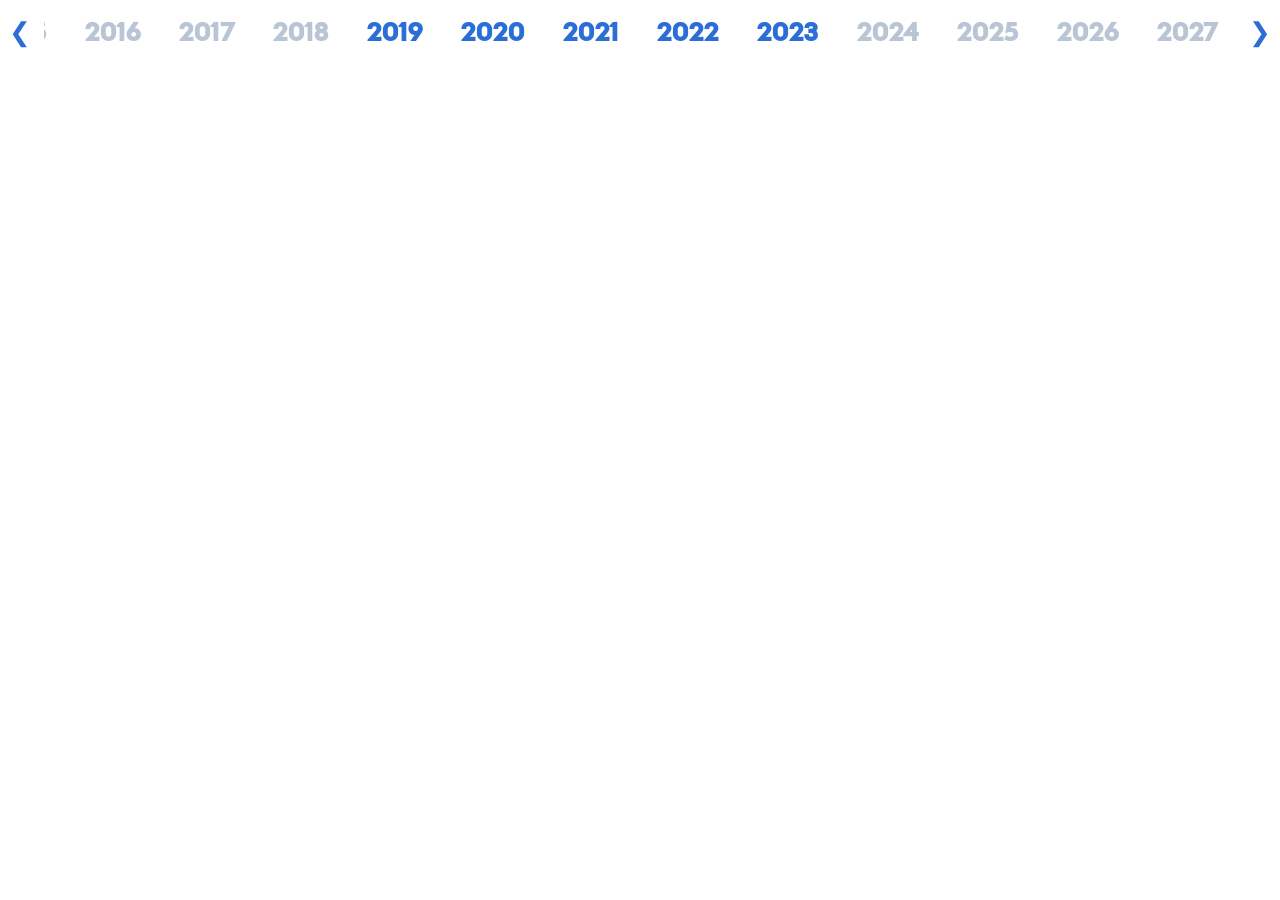
<file: Galleries-Years.html>
<!DOCTYPE html>
<html lang="en">
<head>
<meta charset="UTF-8">
<meta name="viewport" content="width=device-width, initial-scale=1.0">
<title>Year Slider</title>
<link rel="preconnect" href="https://fonts.googleapis.com">
<link rel="preconnect" href="https://fonts.gstatic.com" crossorigin>
<link href="https://fonts.googleapis.com/css2?family=Cal+Sans&display=swap" rel="stylesheet">
<style>
  * { box-sizing: border-box; }
  html, body {
    margin: 0; padding: 0;
    background: transparent;               /* blends into the Google Sites page */
    font-family: "Cal Sans", "Spartan", Arial, Helvetica, sans-serif;
    -webkit-user-select: none; user-select: none;
    overflow: hidden;
  }

  #slider {
    display: flex;
    align-items: center;
    gap: 6px;
    width: 100%;
    height: 64px;
    padding: 0 44px;                       /* room for the arrow buttons */
    position: relative;
  }

  /* scrolling track */
  #track {
    display: flex;
    gap: 10px;
    overflow-x: auto;
    scroll-behavior: smooth;
    -webkit-overflow-scrolling: touch;
    padding: 6px 4px;
    scrollbar-width: none;                 /* hide scrollbar (Firefox) */
    cursor: grab;
  }
  #track::-webkit-scrollbar { display: none; }  /* hide scrollbar (Chrome/Safari) */
  #track.dragging { cursor: grabbing; scroll-behavior: auto; }

  .year {
    flex: 0 0 auto;
    font-size: 26px;
    font-weight: 700;
    letter-spacing: 1px;
    color: #2b6fd6;                        /* site blue */
    background: none;
    border: none;
    padding: 6px 14px;
    border-radius: 8px;
    cursor: pointer;
    text-decoration: none;
    line-height: 1;
    transition: color .15s ease, background .15s ease, transform .12s ease;
    white-space: nowrap;
  }
  .year:hover { color: #d32f2f; transform: translateY(-1px); }   /* red on hover */
  .year.active { color: #d32f2f; }                               /* red = current year */

  /* years without a gallery link: visible but muted + not clickable */
  .year.disabled {
    color: #b9c4d4;
    cursor: default;
    pointer-events: none;
  }

  /* left/right scroll arrows */
  .arrow {
    position: absolute;
    top: 0; bottom: 0;
    width: 40px;
    border: none;
    background: none;
    color: #2b6fd6;
    font-size: 26px;
    cursor: pointer;
    display: flex; align-items: center; justify-content: center;
    z-index: 2;
  }
  .arrow:hover { color: #d32f2f; }
  #left  { left: 0; }
  #right { right: 0; }
</style>
</head>
<body>

<div id="slider">
  <button class="arrow" id="left"  aria-label="Scroll left">&#10094;</button>
  <div id="track"></div>
  <button class="arrow" id="right" aria-label="Scroll right">&#10095;</button>
</div>

<script>
"use strict";

/* ============================================================
   YEAR → GALLERY LINK MAP
   Paste each year's gallery URL here. To get a URL: in Google
   Sites, open the gallery page, click "Copy page link" (or
   publish and copy the live URL), and paste it below.
   Any year left as "" (empty) shows greyed-out and non-clickable.
   ============================================================ */
const LINKS = {
  2027: "",
  2026: "",
  2025: "",
  2024: "",
  2023: "https://www.swtmedia.com/photography-slideshow/galleries/2023-gallery",
  2022: "https://www.swtmedia.com/photography-slideshow/galleries/2022-gallery",
  2021: "https://www.swtmedia.com/photography-slideshow/galleries/2021-gallery",
  2020: "https://www.swtmedia.com/photography-slideshow/galleries/2020-gallery",
  2019: "https://www.swtmedia.com/photography-slideshow/galleries/2019-gallery",
  2018: "",
  2017: "",
  2016: "",
  2015: "",
  2014: "",
  2013: "",
  2012: "",
  2011: "",
  2010: "",
  2009: "",
  2008: "",
  2007: "",
  2006: "",
  2005: "",
  2004: "",
  2003: "",
  2002: "",
  2001: "",
  2000: ""
};

/* Range + order. Oldest on the left → newest on the right. */
const START = 2000, END = 2027;

/* Open behavior: "_blank" opens the gallery in a new tab. This is the
   reliable choice inside a Google Sites embed, whose sandboxed iframe
   blocks same-tab ("_top") navigation. */
const LINK_TARGET = "_blank";

/* ============================================================
   WHICH YEAR IS ACTIVE?
   The slider highlights the year of whatever gallery page it is
   embedded in. It figures that out automatically from the URL of
   the containing page. Priority:
     1. ?active=2023  (manual override, if you ever want it)
     2. the page that embedded this iframe (document.referrer)
     3. this page's own URL (useful when opened directly)
   We match a year by looking for its gallery slug (e.g.
   "2023-gallery") or the bare year in that URL.
   ============================================================ */
function detectActiveYear() {
  const override = new URLSearchParams(location.search).get("active");
  if (override) return override;

  // The URL of the page this iframe is embedded in.
  let ctx = "";
  try { ctx = document.referrer || ""; } catch (e) {}
  if (window.location.ancestorOrigins && window.location.ancestorOrigins.length) {
    ctx += " " + Array.from(window.location.ancestorOrigins).join(" ");
  }
  ctx = (ctx + " " + location.href).toLowerCase();

  for (let y = START; y <= END; y++) {
    const link = (LINKS[y] || "").toLowerCase();
    const slug = link ? link.split("/").filter(Boolean).pop() : "";  // e.g. "2023-gallery"
    if (slug && ctx.includes(slug)) return String(y);
  }
  // fallback: a bare "/2023" or "2023-" style match
  for (let y = START; y <= END; y++) {
    if (ctx.includes("/" + y) || ctx.includes(y + "-gallery")) return String(y);
  }
  return null;
}

const activeYear = detectActiveYear();

const track = document.getElementById("track");

for (let y = START; y <= END; y++) {
  const url = LINKS[y] || "";
  const el = document.createElement(url ? "a" : "span");
  el.className = "year" + (url ? "" : " disabled")
                 + (String(y) === activeYear ? " active" : "");
  el.textContent = y;
  if (url) {
    el.href = url;
    el.target = LINK_TARGET;
    el.rel = "noopener";
  }
  track.appendChild(el);
}

/* On load, scroll to the active year if given, otherwise to the newest
   (right) end so the years that currently have galleries are in view. */
requestAnimationFrame(() => {
  const act = track.querySelector(".year.active");
  if (act) act.scrollIntoView({ inline: "center", block: "nearest" });
  else track.scrollLeft = track.scrollWidth;
});

/* Arrow-button scrolling */
document.getElementById("left").addEventListener("click",
  () => track.scrollBy({ left: -240, behavior: "smooth" }));
document.getElementById("right").addEventListener("click",
  () => track.scrollBy({ left:  240, behavior: "smooth" }));

/* Click-and-drag to scroll (desktop) */
let down = false, startX = 0, startScroll = 0, moved = 0;
track.addEventListener("mousedown", e => {
  down = true; moved = 0;
  startX = e.pageX; startScroll = track.scrollLeft;
  track.classList.add("dragging");
});
window.addEventListener("mouseup", () => { down = false; track.classList.remove("dragging"); });
window.addEventListener("mousemove", e => {
  if (!down) return;
  const dx = e.pageX - startX;
  moved += Math.abs(dx);
  track.scrollLeft = startScroll - dx;
});
/* Prevent a drag from also firing the link click */
track.addEventListener("click", e => {
  if (moved > 6) { e.preventDefault(); }
}, true);

/* Mouse wheel scrolls horizontally */
track.addEventListener("wheel", e => {
  if (Math.abs(e.deltaY) > Math.abs(e.deltaX)) {
    track.scrollLeft += e.deltaY;
    e.preventDefault();
  }
}, { passive: false });
</script>
</body>
</html>
</file>
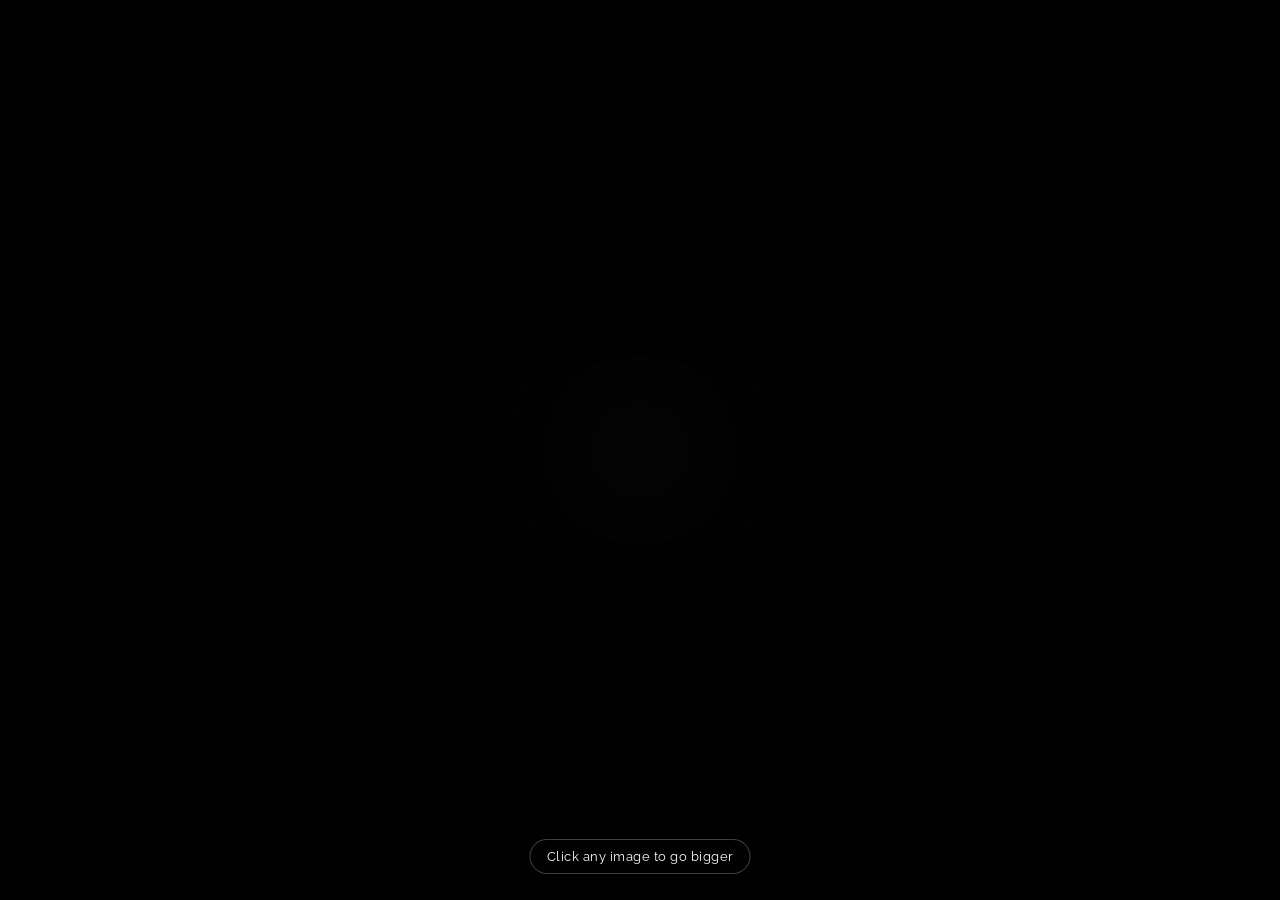
<file: slideshow.html>
<!DOCTYPE html>
<html lang="en">
<head>
<meta charset="UTF-8">
<meta name="viewport" content="width=device-width, initial-scale=1.0">
<title>Flickr Slideshow</title>
<link href="https://fonts.googleapis.com/css2?family=Special+Elite&family=Raleway:wght@600&family=Dancing+Script:wght@600;700&display=swap" rel="stylesheet">
<style>
*{
  box-sizing:border-box;
}
html,
body{
  margin:0;
  width:100%;
  height:100%;
  color:#fff;
  font-family:Arial,Helvetica,sans-serif;
  background-color:#000000;   /* pure black, fades from the photo's grey glow to solid black */
  overflow:hidden;
}
#scaleOuter{
  width:100vw;
  height:100vh;
  display:flex;
  align-items:center;
  justify-content:center;
}
.wrap{
  max-width:1300px;
  width:80vw;
  margin:0 auto;
  padding:31px 20px 8px;  /* top gap -35%, bottom gap -50% */
}
.wrap:fullscreen{
  max-width:none;
  width:100vw;
  height:100vh;
  margin:0;
  padding:0;
  background:#000;
  display:flex;
  align-items:center;
  justify-content:center;
  overflow:hidden;
}
.wrap:-webkit-full-screen{
  max-width:none;
  width:100vw;
  height:100vh;
  margin:0;
  padding:0;
  background:#000;
  display:flex;
  align-items:center;
  justify-content:center;
  overflow:hidden;
}
.wrap:fullscreen .frameOuter{
  height:100vh;
  width:100vw;
  align-items:center;
}
.wrap:-webkit-full-screen .frameOuter{
  height:100vh;
  width:100vw;
  align-items:center;
}
.wrap:fullscreen .controls{
  display:none;
}
.wrap:-webkit-full-screen .controls{
  display:none;
}
.wrap:fullscreen .stage{
  padding:0;                /* image flush to the screen edges (no crop) */
  background:#000;
  box-shadow:none;
}
.wrap:-webkit-full-screen .stage{
  padding:0;                /* image flush to the screen edges (no crop) */
  background:#000;
  box-shadow:none;
}
.frameOuter{
  width:100%;
  height:64vh;
  display:flex;
  align-items:flex-start;
  justify-content:center;
}
.stage{
  position:relative;
  transition:width 450ms ease, height 450ms ease;
  background:#fff;
  border-radius:0;
  padding:29px;
  box-shadow:
    0 10px 30px rgba(0,0,0,0.4),
    0 0 150px 20px rgba(140,140,140,0.8);
}
.photoViewport{
  position:relative;
  width:100%;
  height:100%;
  overflow:hidden;
  background:#000;
}
.photoImg{
  position:absolute;
  inset:0;
  width:100%;
  height:100%;
  object-fit:contain;
  background:#000;
  opacity:0;
}
.playBadge{
  position:absolute;
  bottom:14px;
  right:14px;
  width:34px;
  height:34px;
  border-radius:50%;
  background:rgba(0,0,0,0.5);
  display:flex;
  align-items:center;
  justify-content:center;
  color:#fff;
  font-size:14px;
  pointer-events:none;
  opacity:0;
  transition:opacity .3s;
  z-index:2;
}
.playBadge.show{
  opacity:1;
}

.controls{
  display:flex;
  flex-wrap:wrap;
  align-items:center;
  justify-content:center;
  gap:12px;
  margin-top:26px;
}
.controls.navRow{
  margin-top:40px;   /* push the nav row down, farther from the image */
}
/* Category buttons hidden for now (only one slideshow). The markup and JS
   stay in place so they can be switched back on later by removing this. */
.catRow{
  display:none;
}
.navRow + .catRow{
  margin-top:14px;   /* pull the category buttons up, closer to the nav row */
}
.catRow + .catRow{
  margin-top:2px;
}
.ctrlLabel{
  font-size:13px;
  color:#e8e8e8;
}
.catCol{
  display:flex;
  flex-direction:column;
  align-items:center;
  gap:5px;
}
.btn{
  font-family:"Raleway",Arial,Helvetica,sans-serif;
  font-weight:600;
  text-transform:uppercase;
  letter-spacing:1.2px;
  background:#242424;
  color:#7a7a7a;
  border:1px solid #2a2a2a;
  border-radius:8px;
  padding:8px 14px;
  font-size:13px;
  cursor:pointer;
}
.btn:hover{
  background:#303030;
  border-color:#5ec8ff;
  color:#5ec8ff;
}
.btn.active{
  border-color:#5ec8ff;
  color:#5ec8ff;
}
.navIcon{
  background:none;
  border:none;
  padding:0;
  font-size:30px;
  line-height:1;
  color:#6e918a;
  cursor:pointer;
}
.navIcon:hover{
  color:#8fb0a8;
}
.catCount{
  display:none;   /* hide the photo-count text below the category buttons */
}

/* ===== Standalone / pop-out mode =====
   When the page is opened in its own window (not inside an embed),
   present the photo full-bleed: no white matte, keep the grey gradient
   glow, fill the window except for a margin on every side. */
body.standalone #scaleOuter{
  padding:0;
}
body.standalone .wrap{
  max-width:none;
  width:100vw;
  height:100vh;
  margin:0;
  padding:0;
  display:flex;
  align-items:center;
  justify-content:center;
}
body.standalone .frameOuter{
  width:100vw;
  height:100vh;
  align-items:center;
  justify-content:center;
}
body.standalone .controls{
  display:none;
}
body.standalone .stage{
  background:transparent;   /* no white matte */
  padding:0;                /* image goes edge to edge of the stage */
  /* grey glow reduced by ~1/3 on the "go big" pop-out page (0.8 -> 0.53) */
  box-shadow:
    0 10px 30px rgba(0,0,0,0.4),
    0 0 150px 20px rgba(140,140,140,0.53);
}

/* ===== "Go bigger" immersive mode =====
   Each photo shown whole (no cropping), scaled to fit the screen with black
   bars where shapes differ. No white matte, no grey gradient glow, no margins.
   On the popped-out page a click enters true browser fullscreen. */
body.fillmode{
  background:#000;
  overflow:hidden;
  cursor:pointer;
}
body.fillmode #scaleOuter{
  width:100vw;
  height:100vh;
  padding:0;
}
body.fillmode .wrap{
  max-width:none !important;
  width:100vw !important;
  height:100vh !important;
  margin:0 !important;
  padding:0 !important;
  transform:none !important;   /* cancel the whole-player auto-scaling */
}
body.fillmode .frameOuter{
  width:100vw !important;
  height:100vh !important;
  align-items:stretch;
  justify-content:stretch;
}
body.fillmode .stage{
  width:100vw !important;
  height:100vh !important;
  padding:0 !important;
  background:transparent !important;
  border-radius:0 !important;
  box-shadow:none !important;   /* kills the grey gradient glow */
}
body.fillmode .photoViewport{
  width:100vw;
  height:100vh;
}
body.fillmode .photoImg{
  object-fit:contain !important;         /* whole photo, no cropping */
  object-position:center center !important;
}
body.fillmode .controls{
  display:none;
}

/* "Click anywhere for full screen" hint on the popped-out page */
#fsHint{
  position:fixed;
  bottom:26px;
  left:50%;
  transform:translateX(-50%);
  z-index:9999;
  padding:9px 16px;
  border-radius:999px;
  background:rgba(0,0,0,0.55);
  border:1px solid rgba(255,255,255,0.25);
  color:#fff;
  font-family:"Raleway",Arial,Helvetica,sans-serif;
  font-size:13px;
  letter-spacing:0.5px;
  pointer-events:none;
  opacity:0;
  transition:opacity .4s ease;
}
#fsHint.show{ opacity:1; }
body:fullscreen #fsHint,
body:-webkit-full-screen #fsHint{ display:none; }
</style>
</head>
<body>

<div id="scaleOuter">
<div class="wrap" id="wrap">
  <div class="frameOuter" id="frameOuter">
    <div class="stage" id="stage">
      <div class="photoViewport" id="photoViewport">
        <img id="photoImg" class="photoImg">
        <div class="playBadge" id="playBadge">&#9208;</div>
      </div>
    </div>
  </div>

  <div class="controls navRow">
    <button id="prevBtn" class="navIcon" aria-label="Previous">&#9664;</button>
    <button id="playPauseBtn" class="navIcon" aria-label="Pause">&#9208;</button>
    <button id="nextBtn" class="navIcon" aria-label="Next">&#9654;</button>
    <button id="fullscreenBtn" class="btn">Go big</button>
  </div>

  <div class="controls catRow">
    <div class="catCol">
      <button id="catFavorites" class="btn">Favorites</button>
      <span class="catCount" id="countFavorites"></span>
    </div>
    <div class="catCol">
      <button id="catPortraits" class="btn">Portraits</button>
      <span class="catCount" id="countPortraits"></span>
    </div>
    <div class="catCol">
      <button id="catNaturalWorld" class="btn">Natural World</button>
      <span class="catCount" id="countNaturalWorld"></span>
    </div>
    <div class="catCol">
      <button id="catBW" class="btn">B&amp;W</button>
      <span class="catCount" id="countBW"></span>
    </div>
    <div class="catCol">
      <button id="catStructured" class="btn">Structured Environment</button>
      <span class="catCount" id="countStructured"></span>
    </div>
  </div>

  <div class="controls catRow">
    <div class="catCol">
      <button id="catDiegeticText" class="btn">Diegetic Text</button>
      <span class="catCount" id="countDiegeticText"></span>
    </div>
    <div class="catCol">
      <button id="catSunShadow" class="btn">Sun &amp; Shadow</button>
      <span class="catCount" id="countSunShadow"></span>
    </div>
    <div class="catCol">
      <button id="catReflection" class="btn">Reflection</button>
      <span class="catCount" id="countReflection"></span>
    </div>
    <div class="catCol">
      <button id="catFood" class="btn">Food</button>
      <span class="catCount" id="countFood"></span>
    </div>
  </div>
</div>
</div>

<script>
const FLICKR_API_KEY = "93e2c36e6750f5f66de8c917ce5b5db0";

/* ============================================================
   EDIT HERE: each category button points at a Flickr album URL.
   "Favorites" is already set. Ask to have the other four filled
   in with their real album URLs -- until then, clicking one of
   the empty ones just shows a friendly message.
   ============================================================ */
const CATEGORY_ALBUMS = {
  Favorites: "https://www.flickr.com/photos/swthomson/albums/72177720334848092/",
  Portraits: "",
  NaturalWorld: "",
  BW: "",
  Structured: "",
  DiegeticText: "",
  SunShadow: "",
  Reflection: "",
  Food: ""
};

const INTERVAL_MS = 2700;
const FADE_MS = 500;
const FRAME_SETTLE_MS = 100; /* brief black beat before the fade-in starts */
const FADE_EASING = "cubic-bezier(0.65, 0, 0.35, 1)";
const STORAGE_KEY = "slideshowAlbumUrl";

const stage = document.getElementById("stage");
const photoImg = document.getElementById("photoImg");
const playBadge = document.getElementById("playBadge");
const prevBtn = document.getElementById("prevBtn");
const nextBtn = document.getElementById("nextBtn");
const playPauseBtn = document.getElementById("playPauseBtn");

const catButtons = {
  Favorites: document.getElementById("catFavorites"),
  Portraits: document.getElementById("catPortraits"),
  NaturalWorld: document.getElementById("catNaturalWorld"),
  BW: document.getElementById("catBW"),
  Structured: document.getElementById("catStructured"),
  DiegeticText: document.getElementById("catDiegeticText"),
  SunShadow: document.getElementById("catSunShadow"),
  Reflection: document.getElementById("catReflection"),
  Food: document.getElementById("catFood")
};
const catCounts = {
  Favorites: document.getElementById("countFavorites"),
  Portraits: document.getElementById("countPortraits"),
  NaturalWorld: document.getElementById("countNaturalWorld"),
  BW: document.getElementById("countBW"),
  Structured: document.getElementById("countStructured"),
  DiegeticText: document.getElementById("countDiegeticText"),
  SunShadow: document.getElementById("countSunShadow"),
  Reflection: document.getElementById("countReflection"),
  Food: document.getElementById("countFood")
};

function sleep(ms){
  return new Promise(function(resolve){ setTimeout(resolve, ms); });
}

let list = [];
let index = 0;
let mainTimerId = null;
let paused = false;
let activeCategory = null;
const categoryTotals = {};

function updateCatCounters(){
  Object.keys(catCounts).forEach(function(name){
    const el = catCounts[name];
    if (name === activeCategory && list.length > 0) {
      el.textContent = (index + 1) + " / " + list.length;
    } else if (categoryTotals[name]) {
      el.textContent = categoryTotals[name] + " photos";
    } else {
      el.textContent = "";
    }
  });
}

function preloadImage(src){
  return new Promise(function(resolve){
    const img = new Image();
    img.onload = function(){ resolve(img); };
    img.onerror = function(){ resolve(img); };
    img.src = src;
  });
}

const frameOuter = document.getElementById("frameOuter");
let currentRatio = 16 / 9;
const MATTE_TOTAL = 58; /* 29px padding on each side (reduced ~33%) -- zero in fullscreen */
const STANDALONE_MARGIN = 90; /* ~45px of empty space on each side in pop-out mode */

/* True when the page is running in its own window (not inside an embed). */
const STANDALONE = (function(){
  try { return window.self === window.top; }
  catch (e) { return false; }
})();
if (STANDALONE) {
  document.body.classList.add("standalone");
}

/* "Go bigger" fill mode is requested via ?fill=1 on the URL. */
const FILLMODE = new URLSearchParams(window.location.search).get("fill") === "1";
if (FILLMODE) {
  document.body.classList.add("fillmode");

  /* Show a fading "click anywhere for full screen" hint, then wire the whole
     page so the first click enters true browser fullscreen (like a movie).
     Fullscreen must be triggered by a user gesture, so we can't auto-enter. */
  const fsHint = document.createElement("div");
  fsHint.id = "fsHint";
  fsHint.textContent = "Click anywhere for full screen";
  document.addEventListener("DOMContentLoaded", function(){
    document.body.appendChild(fsHint);
    requestAnimationFrame(function(){ fsHint.classList.add("show"); });
    setTimeout(function(){ fsHint.classList.remove("show"); }, 6000);
  });

  function enterRealFullscreen(){
    const el = document.documentElement;
    const req = el.requestFullscreen || el.webkitRequestFullscreen;
    if (req) {
      try { req.call(el); } catch (e) {}
    }
    fsHint.classList.remove("show");
  }
  document.addEventListener("click", function(){
    const isFs = document.fullscreenElement || document.webkitFullscreenElement;
    if (!isFs) enterRealFullscreen();
  });
}

function currentMatte(){
  const isFs = document.fullscreenElement || document.webkitFullscreenElement;
  if (isFs) return 0;       /* fullscreen: image flush to the edges */
  if (STANDALONE) return 0; /* no white matte in pop-out mode */
  return MATTE_TOTAL;
}

function fitStageToRatio(){
  const matte = currentMatte();
  const isFs = document.fullscreenElement || document.webkitFullscreenElement;
  /* No breathing-room margin in fullscreen -- fill the screen edge to edge. */
  const screenMargin = (STANDALONE && !isFs) ? STANDALONE_MARGIN : 0;
  const availW = frameOuter.clientWidth - screenMargin;
  const availH = frameOuter.clientHeight - screenMargin;
  const contentAvailW = Math.max(availW - matte, 10);
  const contentAvailH = Math.max(availH - matte, 10);
  let cw = contentAvailW;
  let ch = cw / currentRatio;
  if (ch > contentAvailH) {
    ch = contentAvailH;
    cw = ch * currentRatio;
  }
  stage.style.width = Math.round(cw + matte) + "px";
  stage.style.height = Math.round(ch + matte) + "px";
  fitWholePlayerToViewport();
}

const scaleOuter = document.getElementById("scaleOuter");

function fitWholePlayerToViewport(){
  const isFs = document.fullscreenElement || document.webkitFullscreenElement;
  if (isFs || STANDALONE) {
    // In fullscreen and in standalone/pop-out mode the stage is sized
    // directly to the window, so no whole-player scaling is needed.
    wrapEl.style.transform = "none";
    return;
  }
  wrapEl.style.transform = "none";
  const naturalHeight = wrapEl.scrollHeight;
  const naturalWidth = wrapEl.scrollWidth;
  if (!naturalHeight || !naturalWidth) return;

  const availH = document.documentElement.clientHeight || window.innerHeight;
  const availW = document.documentElement.clientWidth || window.innerWidth;

  // Inside an embedded iframe (like a Google Sites embed), these values can
  // briefly report as 0 or unreasonably small before the embed has finished
  // being laid out. Rather than shrinking the whole player to near-nothing
  // on a bad reading, skip this round -- a scheduled retry will pick up the
  // real size once it's actually available.
  if (availH < 100 || availW < 100) return;

  let scale = Math.min(availH / naturalHeight, availW / naturalWidth);
  scale = Math.max(0.3, Math.min(scale, 2)); // clamp to sane bounds

  wrapEl.style.transform = "scale(" + scale + ")";
}

window.addEventListener("resize", fitWholePlayerToViewport);

if (document.fonts && document.fonts.ready) {
  document.fonts.ready.then(fitWholePlayerToViewport);
}
window.addEventListener("load", function(){
  fitWholePlayerToViewport();
  setTimeout(fitWholePlayerToViewport, 150);
  setTimeout(fitWholePlayerToViewport, 600);
  setTimeout(fitWholePlayerToViewport, 1500);
});

function applyAspectRatio(img){
  if (img.naturalWidth && img.naturalHeight) {
    currentRatio = img.naturalWidth / img.naturalHeight;
  }
  fitStageToRatio();
}

window.addEventListener("resize", fitStageToRatio);

const wrapEl = document.getElementById("wrap");
const fullscreenBtn = document.getElementById("fullscreenBtn");

/* Are we running inside an embed (iframe), e.g. a Google Sites page? */
function isEmbedded(){
  try { return window.self !== window.top; }
  catch (e) { return true; }
}

function toggleFullscreen(){
  // Inside an embed, the browser's Fullscreen API is blocked by the parent
  // frame, so instead pop the slideshow out into its own window -- the
  // behavior this page had originally. In a standalone tab, use real fullscreen.
  if (isEmbedded()) {
    window.open(window.location.href, "_blank", "noopener");
    return;
  }

  const fsElement = document.fullscreenElement || document.webkitFullscreenElement;
  if (!fsElement) {
    if (wrapEl.requestFullscreen) {
      wrapEl.requestFullscreen();
    } else if (wrapEl.webkitRequestFullscreen) {
      wrapEl.webkitRequestFullscreen();
    }
  } else {
    if (document.exitFullscreen) {
      document.exitFullscreen();
    } else if (document.webkitExitFullscreen) {
      document.webkitExitFullscreen();
    }
  }
}

fullscreenBtn.addEventListener("click", toggleFullscreen);

/* "Go bigger" without a separate page: on the popped-out "Go big" tab, a hint
   invites the viewer to click any image to go fully immersive (true browser
   fullscreen -- whole photo, no crop, no chrome). Real fullscreen needs a user
   gesture, so we trigger it from a click on the photo itself. */
if (STANDALONE) {
  const bigHint = document.createElement("div");
  bigHint.id = "fsHint";
  bigHint.textContent = "Click any image to go bigger";
  document.body.appendChild(bigHint);
  requestAnimationFrame(function(){ bigHint.classList.add("show"); });
  setTimeout(function(){ bigHint.classList.remove("show"); }, 6000);

  stage.addEventListener("click", function(){
    const isFs = document.fullscreenElement || document.webkitFullscreenElement;
    if (!isFs) {
      const req = wrapEl.requestFullscreen || wrapEl.webkitRequestFullscreen;
      if (req) { try { req.call(wrapEl); } catch (e) {} }
    }
    bigHint.classList.remove("show");
  });
}

function onFullscreenChange(){
  const isFs = document.fullscreenElement || document.webkitFullscreenElement;
  fullscreenBtn.textContent = isFs ? "Exit full screen" : "Go big";
  setTimeout(fitStageToRatio, 50);
}
document.addEventListener("fullscreenchange", onFullscreenChange);
document.addEventListener("webkitfullscreenchange", onFullscreenChange);

/* Keep the fullscreen button visible even inside an embedded iframe.
   When fullscreen isn't permitted by the frame, the click handler
   shows a friendly fallback message instead of silently doing nothing. */

let transitioning = false;

/* Cut to the empty black center (matte stays put), let the frame
   reshape to the new photo's proportions while still black, then
   fade the new photo up into place -- like an old slide projector
   advancing between trays. */
async function goTo(nextIndex){
  if (list.length === 0 || transitioning) return;
  transitioning = true;
  const targetItem = list[nextIndex];
  const targetSrc = targetItem.src;

  photoImg.style.transition = "none";
  photoImg.style.opacity = "0";
  void photoImg.offsetWidth;

  const loadedImg = await preloadImage(targetSrc);
  applyAspectRatio(loadedImg);

  await sleep(FRAME_SETTLE_MS);

  photoImg.src = targetSrc;
  void photoImg.offsetWidth;
  photoImg.style.transition = "opacity " + FADE_MS + "ms " + FADE_EASING;
  requestAnimationFrame(function(){
    photoImg.style.opacity = "1";
  });

  index = nextIndex;
  updateCatCounters();

  await sleep(FADE_MS);
  transitioning = false;
  preloadImage(list[(nextIndex + 1) % list.length].src);
}

function nextSlide(){
  goTo((index + 1) % list.length);
}
function prevSlide(){
  goTo((index - 1 + list.length) % list.length);
}

function startTimer(){
  stopTimer();
  if (paused || list.length === 0) return;
  mainTimerId = setInterval(nextSlide, INTERVAL_MS);
}
function stopTimer(){
  clearInterval(mainTimerId);
  mainTimerId = null;
}

nextBtn.addEventListener("click", function(){
  nextSlide();
});
prevBtn.addEventListener("click", function(){
  prevSlide();
});
function togglePause(){
  paused = !paused;
  playPauseBtn.setAttribute("aria-label", paused ? "Play" : "Pause");
  playBadge.classList.toggle("show", paused);
  if (paused) {
    stopTimer();
  } else {
    startTimer();
  }
}

playPauseBtn.addEventListener("click", togglePause);

document.addEventListener("keydown", function(e){
  if (e.target.tagName === "INPUT" || e.target.tagName === "TEXTAREA") return;
  if (e.key === "ArrowRight") {
    e.preventDefault();
    nextSlide();
  } else if (e.key === "ArrowLeft") {
    e.preventDefault();
    prevSlide();
  } else if (e.code === "Space" || e.key === " ") {
    e.preventDefault();
    togglePause();
  }
});

function flickrJsonp(url){
  return new Promise(function(resolve, reject){
    const callbackName = "flickrCb_" + Math.random().toString(36).slice(2);
    const script = document.createElement("script");
    let settled = false;
    window[callbackName] = function(data){
      settled = true;
      resolve(data);
      delete window[callbackName];
      script.remove();
    };
    script.src = url + "&format=json&jsoncallback=" + callbackName;
    script.onerror = function(){
      if (!settled) reject(new Error("Flickr request failed to load"));
      delete window[callbackName];
      script.remove();
    };
    setTimeout(function(){
      if (!settled) reject(new Error("Flickr request timed out"));
    }, 10000);
    document.body.appendChild(script);
  });
}

async function resolveUserId(apiKey, userIdOrUsername){
  if (/^\d+@N\d+$/.test(userIdOrUsername)) {
    return userIdOrUsername;
  }
  const profileUrl = "https://www.flickr.com/photos/" + encodeURIComponent(userIdOrUsername) + "/";
  const url = "https://api.flickr.com/services/rest/?method=flickr.urls.lookupUser"
    + "&api_key=" + encodeURIComponent(apiKey)
    + "&url=" + encodeURIComponent(profileUrl);
  const data = await flickrJsonp(url);
  if (data.stat !== "ok") {
    throw new Error("Could not resolve Flickr profile '" + userIdOrUsername + "': " + (data.message || data.stat));
  }
  return data.user.id;
}

function normalizeUrl(url){
  return url.indexOf("http") === 0 ? url : "https:" + url;
}

function parseFlickrAlbumUrl(text){
  const m = text.match(/flickr\.com\/photos\/([^\/\s]+)\/albums\/(\d+)/);
  if (!m) return null;
  return { userId: m[1], photosetId: m[2] };
}

async function loadFlickrAlbum(userId, photosetId){
  const resolvedUserId = await resolveUserId(FLICKR_API_KEY, userId);
  const perPage = 500;
  let allPhotos = [];
  let page = 1;
  let totalPages = 1;

  do {
    const url = "https://api.flickr.com/services/rest/?method=flickr.photosets.getPhotos"
      + "&api_key=" + encodeURIComponent(FLICKR_API_KEY)
      + "&photoset_id=" + encodeURIComponent(photosetId)
      + "&user_id=" + encodeURIComponent(resolvedUserId)
      + "&per_page=" + perPage
      + "&page=" + page
      + "&extras=url_z,url_c,url_m,url_l,url_h,url_k";
    const data = await flickrJsonp(url);
    if (data.stat !== "ok") {
      throw new Error("Flickr API error: " + (data.message || data.stat));
    }
    allPhotos = allPhotos.concat(data.photoset.photo);
    totalPages = data.photoset.pages;
    page++;
    if (page <= totalPages) {
      await sleep(400);
    }
  } while (page <= totalPages);

  return allPhotos
    .map(function(p){
      /* largest size Flickr will serve; originals (url_o) are no longer viewable, so they're not used */
      const display = p.url_k || p.url_h || p.url_l || p.url_c || p.url_z || p.url_m;
      if (!display) return null;
      return { src: normalizeUrl(display), id: p.id, secret: p.secret };
    })
    .filter(Boolean);
}

async function loadAlbumFromUrl(rawUrl){
  const parsed = parseFlickrAlbumUrl(rawUrl);
  if (!parsed) {
    throw new Error("That doesn't look like a Flickr album URL. Expected something like:\nflickr.com/photos/username/albums/72177720123456789");
  }
  return loadFlickrAlbum(parsed.userId, parsed.photosetId);
}

function setActiveCategoryButton(name){
  Object.keys(catButtons).forEach(function(key){
    catButtons[key].classList.toggle("active", key === name);
  });
}

async function switchAlbum(rawUrl, categoryName){
  try {
    const newList = await loadAlbumFromUrl(rawUrl);
    if (newList.length === 0) {
      alert("That album returned no photos.");
      return;
    }
    stopTimer();
    list = newList;
    index = 0;
    activeCategory = categoryName || activeCategory;
    if (categoryName) categoryTotals[categoryName] = newList.length;
    photoImg.style.transition = "none";
    photoImg.style.opacity = "0";
    const firstImg = await preloadImage(list[0].src);
    applyAspectRatio(firstImg);
    await sleep(FRAME_SETTLE_MS);
    photoImg.src = list[0].src;
    void photoImg.offsetWidth;
    photoImg.style.transition = "opacity " + FADE_MS + "ms " + FADE_EASING;
    requestAnimationFrame(function(){
      photoImg.style.opacity = "1";
    });
    updateCatCounters();
    localStorage.setItem(STORAGE_KEY, rawUrl);
    if (categoryName) setActiveCategoryButton(categoryName);
    if (!paused) startTimer();
  } catch (err) {
    alert("Could not load that album: " + err.message);
  }
}

Object.keys(catButtons).forEach(function(name){
  catButtons[name].addEventListener("click", function(){
    const url = CATEGORY_ALBUMS[name];
    if (!url) {
      alert("The \"" + catButtons[name].textContent + "\" category doesn't have an album URL set up yet.");
      return;
    }
    switchAlbum(url, name);
  });
});

const savedUrl = localStorage.getItem(STORAGE_KEY) || CATEGORY_ALBUMS.Favorites;
switchAlbum(savedUrl, savedUrl === CATEGORY_ALBUMS.Favorites ? "Favorites" : null);
</script>

</body>
</html>
</file>
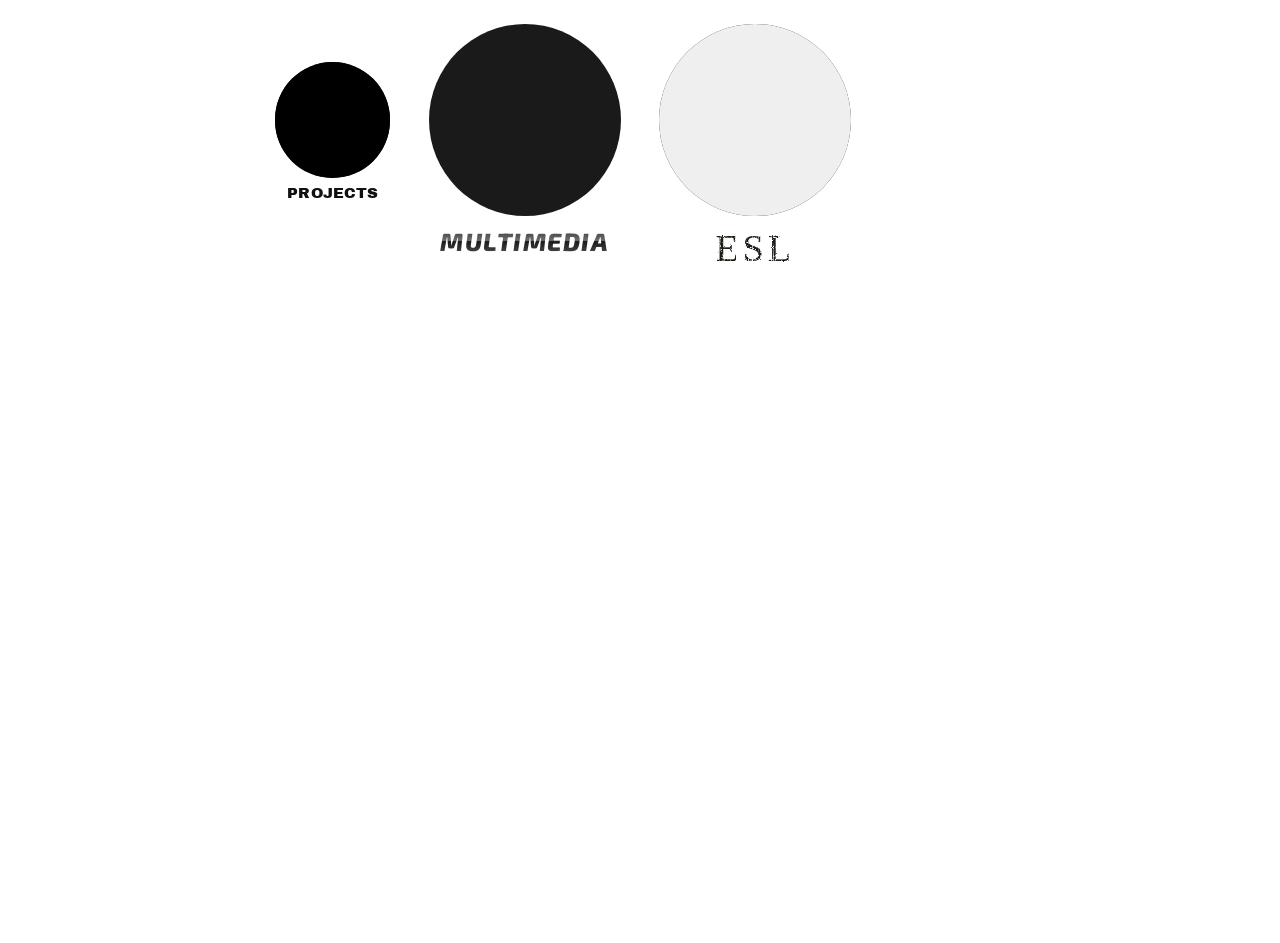
<file: splash-copy-of-copy-of-home.html>
<!doctype html>
<html lang="en">
<head>
<meta charset="utf-8">
<meta name="viewport" content="width=device-width,initial-scale=1">
<title>SWT Home Cascade</title>
<link href="https://fonts.googleapis.com/css2?family=Archivo+Black&family=Exo+2:ital,wght@1,800&family=IM+Fell+English+SC&family=Inter:wght@400;600&family=Lobster&family=Montserrat:wght@800;900&family=Nunito:wght@900&family=Oswald:wght@200&family=Permanent+Marker&display=swap" rel="stylesheet">
<style>
  :root{
    --bg:#ffffff; --ink:#111; --muted:#9a9a9a; --accent:#77c4d1;
    --base:clamp(110px,15vw,240px);
    --gap:clamp(16px,3vw,44px);
  }
  *{box-sizing:border-box}
  html,body{margin:0;background:var(--bg);color:var(--ink);font-family:Inter,system-ui,sans-serif}
  #main{padding:24px 16px 75vh}

  /* ---------- floating "back to top" button ---------- */
  #toTop{all:unset;position:fixed;right:20px;top:0;z-index:20;width:52px;height:52px;border-radius:50%;cursor:pointer;
    display:grid;place-items:center;color:#fff;background:rgba(17,17,17,.5);
    -webkit-backdrop-filter:blur(6px);backdrop-filter:blur(6px);
    opacity:0;pointer-events:none;transition:opacity .3s ease-out,background .2s}
  #toTop.show{opacity:1;pointer-events:auto}
  #toTop:hover{background:rgba(17,17,17,.8)}
  #toTop:focus-visible{outline:3px solid var(--accent);outline-offset:3px}
  #toTop svg{width:22px;height:22px}

  /* ---------- rows ---------- */
  .row{--circle:calc(var(--base) * var(--k,1));display:flex;flex-wrap:wrap;justify-content:center;gap:var(--gap);width:100%;
    padding-top:clamp(28px,4vw,48px)}
  .row:first-child{padding-top:0}
  .node{all:unset;position:relative;cursor:pointer;display:flex;flex-direction:column;align-items:center;width:var(--circle);
    -webkit-tap-highlight-color:transparent;text-decoration:none;color:inherit}
  .circle{position:relative;width:var(--circle);height:var(--circle);border-radius:50%;overflow:hidden;background:#1a1a1a;isolation:isolate;flex:none}
  .row{position:relative}
  /* smaller circle (PROJECTS): sits to the left of the centred pair without moving it, vertically centred on it */
  .node.small{--circle:calc(var(--base) * var(--k,1) * var(--s));position:absolute;
    right:calc(50% + var(--base) * var(--k,1) + var(--gap) * 1.5);top:calc(var(--base) * var(--k,1) * (1 - var(--s)) / 2)}
  @media (max-width:560px){ .node.small{position:static;margin-top:calc(var(--base) * var(--k,1) * (1 - var(--s)) / 2)} }   /* phones: back in the row, so it never runs off the edge */
  .node.wide{width:calc(var(--circle)*1.5)}
  .circle.rect{width:calc(var(--circle)*1.5);border-radius:8px}
  .circle.rect{background:#fff}
  .circle.rect img.ss{opacity:0;object-fit:contain;transform:none;transition:opacity .5s cubic-bezier(.65,0,.35,1),filter .25s ease}   /* whole photo, never cropped */
  .node:hover .circle.rect img.ss,.node:focus-visible .circle.rect img.ss{transform:none}
  /* Galleries button: a tall snapshot of the page drifting slowly down (and back up) */
  .circle .media.scroll{background-size:100% auto;background-repeat:no-repeat;background-position:50% 0;animation:pageScroll 150s ease-in-out infinite alternate}
  @keyframes pageScroll{to{background-position:50% 100%}}
  .circle.held .media.scroll{animation-play-state:paused}
  .circle.rect img.ss.on{opacity:1}
  .circle .media{position:absolute;inset:0;width:100%;height:100%;object-fit:cover;display:block;transition:transform .7s cubic-bezier(.22,1,.36,1),filter .25s ease}
  .circle img.media,.circle canvas.media,.circle video.media{transform:scale(1.03)}  /* hides the button GIFs' thin white rim */
  /* an open circle: its GIF freezes on the current frame and dissolves to black & white */
  .circle.held .media{filter:contrast(.88) brightness(1.3) saturate(1.15)}   /* hover / arrow focus: frozen on the current frame and brightened */
  .circle.frozen .media{filter:grayscale(1) contrast(0.7094) brightness(1.17);transition:transform .7s cubic-bezier(.22,1,.36,1),filter .9s ease}  /* clicked: B&W, blacks at 17% grey */
  .node:hover .circle .media{transform:scale(1.06)}
  .node:focus{outline:none}
  .node:focus-visible .circle .media{transform:scale(1.06)}   /* arrow-key focus behaves like hover */
  .ph{display:grid;place-items:center;color:rgba(0,0,0,.18);font-family:'Archivo Black',sans-serif;
    font-size:calc(var(--circle)*.48);line-height:1;user-select:none}
  .title{margin-top:calc(var(--circle)*.07);font-family:'Archivo Black',sans-serif;font-size:calc(var(--circle)*.13);
    letter-spacing:.01em;text-transform:uppercase;text-align:center;line-height:1;white-space:nowrap}
  .title img{display:block;max-width:100%;max-height:calc(var(--circle)*.4);margin:0 auto}
  .title.custom{font-size:16px;text-transform:none;letter-spacing:0}
  .title.custom b,.title.custom i,.title.custom em{display:block;font-weight:inherit;font-style:normal}

  /* ---------- custom titles ---------- */
  .t-mm{font-family:'Exo 2',sans-serif;font-style:italic;font-weight:800;font-size:calc(var(--circle)*.13);letter-spacing:.06em;
    background:linear-gradient(180deg,#2b2b2b 0%,#6d6d6d 48%,#1a1a1a 52%,#555 100%);-webkit-background-clip:text;background-clip:text;color:transparent;padding:0 .1em}
  .t-esl{font-family:'IM Fell English SC',serif;font-size:calc(var(--circle)*.2);letter-spacing:.1em;color:#1d1b18;filter:url(#scan)}
  .t-photo{font-family:'Lobster',cursive;line-height:.9}
  .t-photo b{font-size:calc(var(--circle)*.25);-webkit-text-stroke:.02em currentColor}
  .t-photo i{font-size:calc(var(--circle)*.14);-webkit-text-stroke:.015em currentColor;margin-top:-.05em}
  .t-video{line-height:.85}
  .t-video b{font-family:'Archivo Black',sans-serif;font-size:calc(var(--circle)*.21);letter-spacing:-.03em}
  .t-video i{font-family:'Oswald',sans-serif;font-weight:200;font-size:calc(var(--circle)*.17);margin-top:-.28em;letter-spacing:-.01em}
  .t-video i em{display:inline;font-family:'Archivo Black',sans-serif;font-size:.5em;margin-right:.15em;vertical-align:.12em}
  .t-gfx{line-height:.85}
  .t-gfx b{font-family:'Nunito',sans-serif;font-weight:900;font-size:calc(var(--circle)*.14);letter-spacing:-.01em}
  .t-gfx i{font-family:'Permanent Marker',cursive;font-size:calc(var(--circle)*.19);margin-top:-.28em;transform:skewX(-8deg);
    -webkit-text-stroke:.05em currentColor;letter-spacing:.02em}
  .t-event{display:block;white-space:normal;line-height:1.15;width:calc(var(--circle)*1.15);margin:0 auto}
  .t-event b{font:700 max(10px,calc(var(--circle)*.068))/1.15 Inter,sans-serif;color:#d93a2b;letter-spacing:.02em;text-transform:uppercase}
  .t-event i{font:600 max(10px,calc(var(--circle)*.064))/1.2 Inter,sans-serif;color:#111;margin-top:.25em}
  /* a player (e.g. the slideshow) opened inside the cascade */
  .embedRow{padding-top:clamp(28px,4vw,48px);display:flex;justify-content:center;margin:0 -16px}   /* full width of the embed, edge to edge */
  .embedRow iframe{width:100%;height:clamp(380px,52vw,760px);border:0;background:#000;display:block}
  .t-audio{font-family:'Montserrat',sans-serif;line-height:.88}
  .t-audio b{font-weight:800;font-size:calc(var(--circle)*.11);letter-spacing:-.01em}
  .t-audio i{font-weight:900;font-size:calc(var(--circle)*.2);letter-spacing:-.03em}

  /* ---------- gallery row ---------- */
  .gallery.justified{display:flex;flex-wrap:wrap;gap:4px;align-content:flex-start}
  .tile.jt{position:relative;overflow:hidden;background:#eee;flex:none}
  .tile.jt img{position:absolute;inset:0;width:100%;height:100%;object-fit:cover;display:block;transition:transform .6s cubic-bezier(.22,1,.36,1),filter .25s ease}
  .tile.jt:hover img{transform:scale(1.03);filter:brightness(1.08)}
  .tile.jt:focus-visible{outline:3px solid var(--accent);outline-offset:-3px}
  .gallery{padding-top:clamp(28px,4vw,48px);display:grid;grid-template-columns:repeat(auto-fill,minmax(clamp(150px,16vw,260px),1fr));
    gap:clamp(12px,1.6vw,24px);max-width:1400px;margin:0 auto}
  .tile{all:unset;cursor:pointer;display:block;min-width:0}
  .thumb{position:relative;aspect-ratio:16/9;overflow:hidden;border-radius:6px;background:#1a1a1a}
  .thumb .media{position:absolute;inset:0;width:100%;height:100%;object-fit:cover;display:block;transition:transform .6s cubic-bezier(.22,1,.36,1)}
  .thumb .ph{font-size:clamp(28px,3vw,48px)}
  .tile:hover .thumb .media{transform:scale(1.045)}
  .tile:focus-visible .thumb{outline:3px solid var(--accent);outline-offset:3px}
  .play{position:absolute;right:10px;bottom:10px;width:34px;height:34px;border-radius:50%;background:rgba(0,0,0,.55);
    display:grid;place-items:center;z-index:2;transition:background .25s}
  .play svg{width:13px;height:13px;margin-left:2px;fill:#fff}
  .tile:hover .play{background:rgba(0,0,0,.85)}
  .cap{margin-top:9px;font:600 13px/1.3 Inter,sans-serif;letter-spacing:.03em;white-space:nowrap;overflow:hidden;text-overflow:ellipsis}

  /* ---------- media viewer ---------- */
  #lb{position:fixed;inset:0;z-index:50;background:rgba(0,0,0,.92);display:none;align-items:center;justify-content:center;
    flex-direction:column;padding:56px 16px 24px}
  #lb.open{display:flex}
  #lb .stageMedia{max-width:min(92vw,1400px);max-height:80vh;width:100%;display:flex;justify-content:center}
  #lb video,#lb img{max-width:100%;max-height:80vh;border-radius:4px;background:#000}
  #lb iframe{width:min(92vw,1400px);aspect-ratio:16/9;max-height:80vh;border:0;border-radius:4px;background:#000}
  #lb .lbcap{color:#ddd;margin-top:14px;font:600 14px Inter,sans-serif;letter-spacing:.06em;text-align:center}
  #lb .empty{color:#aaa;font:600 15px Inter,sans-serif;letter-spacing:.06em;padding:80px 0}
  #lb .x{all:unset;cursor:pointer;position:absolute;top:12px;right:16px;color:#fff;font-size:34px;line-height:1;padding:6px 10px}
</style>
</head>
<body>
<svg width="0" height="0" style="position:absolute" aria-hidden="true">
  <filter id="scan" x="-5%" y="-15%" width="110%" height="130%">
    <feTurbulence type="fractalNoise" baseFrequency="0.8" numOctaves="2" seed="4" result="edge"/>
    <feDisplacementMap in="SourceGraphic" in2="edge" scale="2.2" xChannelSelector="R" yChannelSelector="G" result="ragged"/>
    <feTurbulence type="fractalNoise" baseFrequency="1.4" numOctaves="1" seed="11" result="speck"/>
    <feColorMatrix in="speck" type="matrix" values="0 0 0 0 0  0 0 0 0 0  0 0 0 0 0  -6 0 0 0 4.4" result="speckMask"/>
    <feTurbulence type="fractalNoise" baseFrequency="1.1 0.012" numOctaves="1" seed="2" result="scratch"/>
    <feColorMatrix in="scratch" type="matrix" values="0 0 0 0 0  0 0 0 0 0  0 0 0 0 0  -7 0 0 0 5.2" result="scratchMask"/>
    <feComposite in="speckMask" in2="scratchMask" operator="in" result="wear"/>
    <feComposite in="ragged" in2="wear" operator="in"/>
  </filter>
</svg>

<button id="toTop" type="button" aria-label="Back to top"><svg viewBox="0 0 24 24" fill="none" stroke="currentColor" stroke-width="2.4" stroke-linecap="round" stroke-linejoin="round"><path d="M12 19V5M5 12l7-7 7 7"/></svg></button>
<div id="viewProbe" style="position:fixed;inset:0;pointer-events:none;visibility:hidden"></div>
<div id="main"></div>
<div id="lb" role="dialog" aria-modal="true" aria-label="Media viewer">
  <button class="x" aria-label="Close">×</button>
  <div class="stageMedia"></div>
  <div class="lbcap"></div>
</div>

<script>
/* =====================================================================
   EDIT YOUR CATEGORIES HERE
     title / titleHTML / titleImg / media
     + children (another row of circles) | items (gallery) | href (link)
   ===================================================================== */
const GIF  = 'https://thephononstems.github.io/visualizers/assets/gifs/';    // button GIFs on GitHub Pages
const LOOP = 'https://thephononstems.github.io/visualizers/assets/loops/';
const THUMB = 'https://thephononstems.github.io/visualizers/assets/thumbs/'; // page snapshots used as buttons
const SITE = 'https://www.swtmedia.com';
const FAVORITES_ALBUM = '72177720334848092';   // Flickr album the Slideshow button plays (same as the slideshow page)
const FLICKR_KEY = '93e2c36e6750f5f66de8c917ce5b5db0';
   // the same buttons as looping videos (pause on the exact frame, far smaller)
const PHOTO_DATA = 'https://thephononstems.github.io/visualizers/assets/data/photo-data.json';   // events + galleries, taken from the site's pages
let photoData;
const getPhotoData = () => photoData = photoData || fetch(PHOTO_DATA).then(r => r.json());
const sized = (u, w) => u.includes('googleusercontent') ? u + '=w' + w : u;
const esc = t => String(t).replace(/[&<>"']/g, c => ({'&':'&amp;','<':'&lt;','>':'&gt;','"':'&quot;',"'":'&#39;'}[c]));
const photoItems = list => list.map(u => ({ type:'image', src: sized(u, 1600), poster: sized(u, 500) }));
async function loadAlbum(n, album){        // a Flickr album, fetched live so new photos show up by themselves
  let page = 1, pages = 1, all = [];
  do {
    const j = await (await fetch('https://api.flickr.com/services/rest/?method=flickr.photosets.getPhotos&api_key=' + FLICKR_KEY
      + '&photoset_id=' + album + '&per_page=500&page=' + page + '&extras=url_n,url_z,url_c,url_l,url_b&format=json&nojsoncallback=1')).json();
    if (j.stat !== 'ok') break;
    all = all.concat(j.photoset.photo); pages = j.photoset.pages; page++;
  } while (page <= pages);
  n.items = all.map(p => ({ type:'image', src: p.url_b || p.url_l || p.url_c || p.url_z, poster: p.url_c || p.url_z || p.url_n,
    w: +(p.width_c || p.width_z || p.width_n) || 0, h: +(p.height_c || p.height_z || p.height_n) || 0 }));
}
async function loadEvents(n){
  const d = await getPhotoData();
  n.children = d.events.map((e, k) => ({
    title: e.name,
    titleHTML: `<span class="t-event"><b>${esc(e.name)}</b><i>${esc(e.place)}</i></span>`,
    media: { type:'image', src: THUMB + 'events/event-' + String(k + 1).padStart(2, '0') + '.jpg' },   // saved copies of the Events page photos
    items: e.photos ? photoItems(e.photos) : undefined,
    load: e.album ? (m => loadAlbum(m, e.album)) : undefined
  }));
}
async function loadGalleries(n){
  const fav = { title: 'Favorites', justified: true };          // Flickr-style "brick" rows
  await loadAlbum(fav, FAVORITES_ALBUM);
  fav.media = { type:'image', src: fav.items[0].poster };
  n.children = [fav];
}
const demo = (name, n) => Array.from({length:n}, (_, i) => ({ title: `${name} ${String(i+1).padStart(2,'0')}`, type:'video' }));

const TREE = {
  title: 'Home',
  children: [
    { title: 'Projects', href: 'https://www.swtmedia.com/home/projects', size: .6, fill: '#000' },   // small black circle, links to the Projects page
    { title: 'Multimedia', titleHTML: '<span class="t-mm">MULTIMEDIA</span>', media: { type:'video', src: LOOP + 'multimedia-x-rotating.mp4' },
      children: [
        { title: 'Photo', titleHTML: '<span class="t-photo"><b>Photo</b><i>&amp; Photoshop</i></span>', media: { type:'video', src: LOOP + 'btn-photo.mp4' },
          children: [
            { title: 'Slideshow', slideshow: FAVORITES_ALBUM, embed: 'https://thephononstems.github.io/visualizers/slideshow.html?v=6' },  // opens the slideshow player below
            { title: 'Events',    media: { type:'image', src: THUMB + 'photo-events.jpg' },             load: loadEvents },     // opens every event below
            { title: 'Galleries', media: { type:'scroll', src: THUMB + 'photo-galleries-strip.jpg' }, load: loadGalleries }   // opens the galleries below
          ] },
        { title: 'Video', titleHTML: '<span class="t-video"><b>VIDEO</b><i><em>&amp;</em>EDIT</i></span>', media: { type:'video', src: LOOP + 'btn-video.mp4' },
          children: [
            { title: 'Fluentsee',   items: demo('Fluentsee', 10) },
            { title: 'Bernie',      items: demo('Bernie', 8) },
            { title: 'Environment', items: demo('Environment', 6) },
            { title: 'Misc',        items: demo('Misc', 5) }
          ] },
        { title: 'Motion GFX', titleHTML: '<span class="t-gfx"><b>motion</b><i>GFX</i></span>', media: { type:'video', src: LOOP + 'btn-motiongfx.mp4' },
          children: [
            { title: 'Titles',    items: demo('Titles', 6) },     // PLACEHOLDER
            { title: 'Animation', items: demo('Animation', 6) },  // PLACEHOLDER
            { title: 'Logos',     items: demo('Logo', 6) }        // PLACEHOLDER
          ] },
        { title: 'Audio', titleHTML: '<span class="t-audio"><b>music&amp;</b><i>AUDIO</i></span>', media: { type:'video', src: LOOP + 'btn-music.mp4' },
          children: [
            { title: 'Music',        items: demo('Track', 6) },   // PLACEHOLDER
            { title: 'Sound Design', items: demo('Sound', 6) },   // PLACEHOLDER
            { title: 'Voice',        items: demo('Voice', 6) }    // PLACEHOLDER
          ] }
      ] },
    { title: 'ESL', titleHTML: '<span class="t-esl">ESL</span>',
      children: [
        { title: 'Lessons',   items: demo('Lesson', 8) },         // PLACEHOLDER
        { title: 'Resources', href: '' },                          // PLACEHOLDER
        { title: 'About',     href: '' }                           // PLACEHOLDER
      ] }
  ]
};

const LINK_TARGET = '_blank';   // Google Sites embeds may open new tabs but can't navigate the page they sit in
/* circle sizes: the top row is full size (1), the second row is SECOND_ROW_SIZE.
   After that, a row keeps the size of the row above it, and only shrinks (by SHRINK)
   if it has more than MAX_SAME_SIZE circles. */
const SECOND_ROW_SIZE = .92;
const MAX_SAME_SIZE = 4;
const SHRINK = .82;
/* timing (milliseconds) */
const STEP_MS = 90;        // gap between circles popping in
const TILE_STEP_MS = 35;   // gap between thumbnails popping in
const SCROLL_DELAY = 120;  // pause before the new row starts appearing
/* ===================================================================== */

const main = document.getElementById('main');
const toTop = document.getElementById('toTop');
const lb = document.getElementById('lb');
const rows = [];     // rows[d] = element showing level d
const sel = [];      // sel[d]  = the open node in row d
let busy = false;
const PLAY = '<svg viewBox="0 0 10 12"><path d="M0 0l10 6-10 6z"/></svg>';
const wait = ms => new Promise(r => setTimeout(r, ms));

/* placeholder circles get a colour so the colour / black-and-white switch is visible */
const PLACEHOLDER_GREY = '#efefef';   // temporary: every placeholder is a plain light grey
function placeholderBg(t){
  return PLACEHOLDER_GREY;
  let h = 7; for (const ch of t) h = (h*31 + ch.charCodeAt(0)) >>> 0;
  const hue = h % 360, a = (h >> 3) % 360;
  return `radial-gradient(circle at ${25+h%50}% ${25+(h>>6)%50}%, hsl(${hue} 55% 62%) 0%, transparent 65%),
          linear-gradient(${a}deg, hsl(${hue} 45% 22%), hsl(${(hue+40)%360} 50% 42%))`;
}
function makeMedia(m, label, phText){
  if (m && m.src){
    if (m.type === 'video'){
      const v = document.createElement('video');
      v.muted = true; v.loop = true; v.autoplay = true; v.playsInline = true;
      v.setAttribute('muted',''); v.setAttribute('playsinline','');
      if (m.poster) v.poster = m.poster;
      v.src = m.src; v.className = 'media'; v.play().catch(()=>{});
      return v;
    }
    if (m.type === 'scroll'){
      const d = document.createElement('div');
      d.className = 'media scroll'; d.style.backgroundImage = `url("${m.src}")`;
      return d;
    }
    const i = document.createElement('img');
    i.loading = 'lazy'; i.src = m.src; i.alt = ''; i.className = 'media'; i.draggable = false;
    return i;
  }
  const d = document.createElement('div');
  d.className = 'media ph'; d.style.background = placeholderBg(label); d.textContent = phText;
  return d;
}
function makeTitle(n){
  const t = document.createElement('div');
  t.className = 'title';
  if (n.titleImg){ const im = document.createElement('img'); im.src = n.titleImg; im.alt = n.title; t.appendChild(im); }
  else if (n.titleHTML){ t.classList.add('custom'); t.innerHTML = n.titleHTML; }
  else t.textContent = n.title;
  return t;
}

function buildRow(parent, depth){
  const r = document.createElement('div');
  r.className = 'row';
  let k = 1;
  if (depth === 1) k = SECOND_ROW_SIZE;
  else if (depth > 1){
    k = rows[depth - 1]._k;
    if (parent.children.length > MAX_SAME_SIZE) k *= SHRINK;
  }
  r._k = k;
  r.style.setProperty('--k', k);
  parent.children.forEach(n => {
    const isLink = !n.children && !n.items && n.href;
    const el = document.createElement(isLink ? 'a' : 'button');
    el.className = 'node';
    if (isLink){ el.href = n.href; el.target = LINK_TARGET; el.rel = 'noopener'; } else el.type = 'button';
    el.setAttribute('aria-label', n.title);
    const c = document.createElement('div'); c.className = 'circle';
    if (n.size){ el.classList.add('small'); el.style.setProperty('--s', n.size); }
    if (n.fill){ const f = document.createElement('div'); f.className = 'media'; f.style.background = n.fill; c.appendChild(f); }
    else if (n.slideshow){ c.classList.add('rect'); el.classList.add('wide'); startSlideshow(c, n.slideshow); }
    else c.appendChild(makeMedia(n.media, n.title, ''));   // no letter on placeholder circles
    el.append(c, makeTitle(n));
    el._node = n;
    if (n._visited){                 // explored earlier: show it frozen in black & white again
      const img = c.querySelector('img.media');
      if (img && !img.complete) img.addEventListener('load', () => freeze(el), {once:true});
      else requestAnimationFrame(() => freeze(el));
    }
    el.addEventListener('click', e => pick(e, depth, n, el));
    el.addEventListener('mouseenter', () => { el._hover = true;  hoverState(el); });
    el.addEventListener('mouseleave', () => { el._hover = false; hoverState(el); });
    el.addEventListener('focus',      () => { el._focus = true;  hoverState(el); });
    el.addEventListener('blur',       () => { el._focus = false; hoverState(el); });
    r.appendChild(el);
  });
  return r;
}

function buildEmbed(n){
  const w = document.createElement('div'); w.className = 'embedRow';
  const f = document.createElement('iframe'); f.src = n.embed; f.allow = 'fullscreen'; f.allowFullscreen = true; f.title = n.title;
  w.appendChild(f);
  return w;
}

/* Flickr-style rows: every photo keeps its shape, each row is scaled to fill the full width */
function buildJustified(n){
  const g = document.createElement('div');
  g.className = 'gallery justified';
  const GAP = 4;
  const tiles = n.items.map((it, i) => {
    const b = document.createElement('button');
    b.className = 'tile jt'; b.type = 'button'; b.setAttribute('aria-label', it.title || `Photo ${i+1}`);
    const im = document.createElement('img'); im.loading = 'lazy'; im.src = it.poster || it.src; im.alt = ''; im.draggable = false;
    b.appendChild(im);
    b.addEventListener('click', () => openLightbox(it));
    g.appendChild(b);
    return b;
  });
  let lastW = 0;
  const layout = () => {
    const W = g.clientWidth; if (!W || W === lastW) return; lastW = W;
    const target = Math.max(150, Math.min(320, W / 4.2));      // row height to aim for
    let row = [], sum = 0;
    const place = (h, stretch) => {
      let used = 0;
      row.forEach((o, j) => {
        let w = Math.floor(o.r * h);
        if (stretch && j === row.length - 1) w = W - used;      // last photo closes the row exactly
        o.t.style.width = w + 'px'; o.t.style.height = Math.round(h) + 'px';
        used += w + GAP;
      });
      row = []; sum = 0;
    };
    n.items.forEach((it, i) => {
      const r = it.w && it.h ? it.w / it.h : 1.5;
      row.push({ t: tiles[i], r }); sum += r;
      const free = W - GAP * (row.length - 1);
      if (sum * target >= free) place(free / sum, true);
    });
    if (row.length) place(target, false);                       // last, unfinished row stays at normal height
  };
  requestAnimationFrame(layout);
  new ResizeObserver(layout).observe(g);
  return g;
}

function buildGallery(n){
  if (n.justified) return buildJustified(n);
  const g = document.createElement('div');
  g.className = 'gallery';
  n.items.forEach((it, i) => {
    const b = document.createElement('button');
    b.className = 'tile'; b.type = 'button';
    b.setAttribute('aria-label', it.title || `Item ${i+1}`);
    const th = document.createElement('div'); th.className = 'thumb';
    let m;
    if (it.type === 'video' && it.src){
      m = document.createElement('video');
      m.muted = true; m.loop = true; m.playsInline = true; m.preload = 'metadata'; m.setAttribute('playsinline','');
      if (it.poster) m.poster = it.poster;
      m.src = it.src; m.className = 'media';
      b.addEventListener('mouseenter', () => m.play().catch(()=>{}));
      b.addEventListener('mouseleave', () => m.pause());
    } else if (it.poster || (it.type === 'image' && it.src)){
      m = makeMedia({type:'image', src: it.poster || it.src}, '', '');
    } else {
      m = makeMedia(null, (it.title || '') + i, String(i+1).padStart(2,'0'));
    }
    th.appendChild(m);
    if (it.type === 'video' || it.embed){ const p = document.createElement('div'); p.className = 'play'; p.innerHTML = PLAY; th.appendChild(p); }
    const cap = document.createElement('div'); cap.className = 'cap'; cap.textContent = it.title || '';
    b.append(th, cap);
    b.addEventListener('click', () => openLightbox(it));
    g.appendChild(b);
  });
  return g;
}

/* freeze a circle's GIF on its current frame and dissolve it to black & white */
/* hold = stop the GIF on its current frame, still in colour (on hover / arrow-key focus) */
function hold(el){
  const c = el.querySelector('.circle');
  if (!c) return;
  c.classList.add('held');
  if (c.querySelector('canvas.still')) return;
  const img = c.querySelector('img.media:not(.ss)');
  if (img && img.complete && img.naturalWidth){
    const cv = document.createElement('canvas');
    cv.width = img.naturalWidth; cv.height = img.naturalHeight; cv.className = 'media still';
    try { cv.getContext('2d').drawImage(img, 0, 0); } catch(e){}
    img.style.visibility = 'hidden';
    c.appendChild(cv);
  }
  const v = c.querySelector('video.media'); if (v) v.pause();
}
/* release = back to the moving GIF (when the pointer / focus leaves), unless it has been clicked */
function release(el){
  const c = el.querySelector('.circle');
  if (!c || c.classList.contains('frozen')) return;
  c.classList.remove('held');
  c.querySelectorAll('canvas.still').forEach(x => x.remove());
  const img = c.querySelector('img.media'); if (img) img.style.visibility = '';
  const v = c.querySelector('video.media'); if (v) v.play().catch(()=>{});
}
/* freeze = clicked: keep the held frame and dissolve it to black & white for good */
function freeze(el){
  const c = el.querySelector('.circle');
  if (!c || c.classList.contains('frozen')) return;
  hold(el);
  void c.offsetWidth;            // let the still frame show in colour first, then fade
  c.classList.add('frozen');
}
/* thaw = undo a click: back to colour and motion (when its rows are closed again) */
function thaw(el){
  const c = el.querySelector('.circle');
  if (!c) return;
  c.classList.remove('frozen');
  hoverState(el);                // still under the pointer: stays held (colour, brightened); otherwise plays again
}
/* the Slideshow button: plays the Flickr album inside the rectangle; pauses while held (hover / focus) */
const albumCache = {};
async function startSlideshow(c, album){
  const bg = document.createElement('div'); bg.className = 'media ph'; bg.style.background = placeholderBg(''); c.appendChild(bg);
  try {
    albumCache[album] = albumCache[album] || fetch('https://api.flickr.com/services/rest/?method=flickr.photosets.getPhotos'
      + '&api_key=' + FLICKR_KEY + '&photoset_id=' + album + '&per_page=500&extras=url_c,url_z,url_l&format=json&nojsoncallback=1')
      .then(r => r.json()).then(j => j.photoset.photo.map(p => p.url_c || p.url_z || p.url_l).filter(Boolean));
    const urls = await albumCache[album];
    if (!urls.length) return;
    const layers = [0,1].map(() => { const i = document.createElement('img'); i.className = 'media ss'; i.alt = ''; i.draggable = false; c.appendChild(i); return i; });
    let k = 0, front = 0;
    const show = src => new Promise(res => {
      const im = layers[1 - front]; im.onload = () => { im.classList.add('on'); layers[front].classList.remove('on'); front = 1 - front; res(); };
      im.onerror = res; im.src = src;
    });
    await show(urls[0]);
    bg.remove();
    while (c.isConnected){
      await wait(900);                    // quick: just enough to read as a slideshow
      if (!c.isConnected) break;
      while (c.classList.contains('held') && c.isConnected) await wait(200);   // paused while hovered
      k = (k + 1) % urls.length;
      await show(urls[k]);
    }
  } catch(e){ /* album unavailable: the grey placeholder stays */ }
}
function hoverState(el){ (el._hover || el._focus) ? hold(el) : release(el); }
/* explored circles: the one you open freezes in black & white and stays that way,
   so visitors can see where they've been. Unexplored circles keep playing in colour. */
function markRow(depth){
  const r = rows[depth];
  if (!r || !r.classList.contains('row')) return;
  const open = sel[depth];
  [...r.children].forEach(el => {
    if (open && el._node === open){ open._visited = true; freeze(el); }
  });
}

/* remove every row below `depth` (cut) */
function closeBelow(depth){
  while (rows.length > depth + 1) rows.pop().remove();
  sel.length = depth;
}

/* Bring a row to the top of the browser window. This also scrolls the Google Sites page itself
   (past the blue band), not just the inside of the embed box. */
function scrollToRow(el){
  const target = el.firstElementChild || el;   // top of the circles, not the row's spacing above them
  target.style.scrollMarginTop = '24px';
  target.scrollIntoView({ behavior: 'smooth', block: 'start' });
}

async function popInSequence(els, step){
  for (let i = 0; i < els.length; i++){
    if (i) await wait(step);
    els[i].style.visibility = '';
  }
}

async function pick(e, depth, n, el){
  const isLink = !n.children && !n.items && n.href;
  if (isLink) return;                    // follow the link normally
  e.preventDefault();
  if (busy) return;
  if (n.load && !n._loaded){             // fetch its contents the first time it's opened
    busy = true;
    try { await n.load(n); } catch(err){}
    n._loaded = true; busy = false;
  }
  if (!n.children && !n.items && !n.embed) return;   // nothing to open yet

  // clicking the open circle again closes its rows
  if (sel[depth] === n){
    n._visited = false; thaw(el);        // closing a circle returns it to colour and motion
    closeBelow(depth); markRow(depth); updateTopButton();
    scrollToRow(rows[depth]);
    return;
  }

  busy = true;
  closeBelow(depth);
  sel[depth] = n;
  markRow(depth);

  const next = n.children ? buildRow(n, depth + 1) : n.items ? buildGallery(n) : buildEmbed(n);
  const parts = [...next.children];
  parts.forEach(p => p.style.visibility = 'hidden');
  main.appendChild(next);
  rows.push(next);
  updateTopButton();

  scrollToRow(rows[depth]);   // the row you clicked moves to the top, the new row opens beneath it
  await wait(SCROLL_DELAY);
  await popInSequence(parts, n.children ? STEP_MS : TILE_STEP_MS);
  busy = false;
}

/* ---------- floating "back to top" button ----------
   Shows once something is open. It stays in the bottom-right corner of the browser window,
   even though this page lives inside the Google Sites embed box: it tracks which part of the
   box is on screen and sits at the bottom of that part. */
const BTN = 52, MARGIN = 20;
let visibleBottom = innerHeight;
function placeTopButton(){
  toTop.style.top = Math.max(MARGIN, Math.min(innerHeight, visibleBottom) - BTN - MARGIN) + 'px';
}
function updateTopButton(){ toTop.classList.toggle('show', sel.length > 0); }
const steps = Array.from({length: 401}, (_, i) => i / 400);
new IntersectionObserver(entries => {
  const e = entries[entries.length - 1];
  visibleBottom = e.intersectionRatio > 0 ? e.intersectionRect.bottom : innerHeight;
  placeTopButton();
}, { threshold: steps }).observe(document.getElementById('viewProbe'));
addEventListener('resize', placeTopButton);
placeTopButton();
toTop.addEventListener('click', () => scrollToRow(rows[0]));

/* ---------- media viewer ---------- */
function openLightbox(it){
  const box = lb.querySelector('.stageMedia');
  box.innerHTML = '';
  if (it.embed){
    const f = document.createElement('iframe');
    f.src = it.embed; f.allow = 'autoplay; fullscreen; picture-in-picture'; f.allowFullscreen = true; box.appendChild(f);
  } else if (it.src && it.type === 'video'){
    const v = document.createElement('video');
    v.src = it.src; v.controls = true; v.autoplay = true; v.playsInline = true;
    if (it.poster) v.poster = it.poster;
    box.appendChild(v);
  } else if (it.src){
    const im = document.createElement('img'); im.src = it.src; im.alt = it.title || ''; box.appendChild(im);
  } else {
    const e = document.createElement('div'); e.className = 'empty'; e.textContent = 'Media not added yet'; box.appendChild(e);
  }
  lb.querySelector('.lbcap').textContent = it.title || '';
  lb.classList.add('open');
  lb.querySelector('.x').focus();
}
function closeLightbox(){
  lb.classList.remove('open');
  lb.querySelector('.stageMedia').innerHTML = '';
}
lb.querySelector('.x').onclick = closeLightbox;
lb.addEventListener('click', e => { if (e.target === lb) closeLightbox(); });
document.addEventListener('keydown', e => { if (e.key === 'Escape' && lb.classList.contains('open')) closeLightbox(); });

/* ---------- keyboard: arrow keys move between circles (and thumbnails), Enter opens ----------
   Left/Right = along a row, Down = the row below, Up = the row above.
   Works by position on screen, so wrapped rows and thumbnail grids behave naturally. */
function moveFocus(dir){
  const items = [...main.querySelectorAll('.node,.tile')].filter(e => e.style.visibility !== 'hidden');
  if (!items.length) return;
  const cur = document.activeElement;
  if (!items.includes(cur)){                 // resting above the menu (banner area)
    if (dir === 'down' || dir === 'right' || dir === 'left'){
      const start = items.find(e => !e.classList.contains('small')) || items[0];   // land on MULTIMEDIA, not the small PROJECTS circle
      start.focus({ preventScroll: true }); start.scrollIntoView({ behavior:'smooth', block:'nearest' });
    }
    return;
  }
  const r = cur.getBoundingClientRect(), cx = r.left + r.width/2;
  const box = e => e.getBoundingClientRect();
  let pick = null;
  if (dir === 'left' || dir === 'right'){
    const same = items.filter(e => e !== cur && Math.abs(box(e).top - r.top) < r.height/2);
    const side = same.filter(e => dir === 'right' ? box(e).left > r.left : box(e).left < r.left);
    side.sort((a,b) => Math.abs(box(a).left - r.left) - Math.abs(box(b).left - r.left));
    pick = side[0];
  } else {
    const cand = items.filter(e => dir === 'down' ? box(e).top >= r.bottom - 2 : box(e).bottom <= r.top + 2);
    if (cand.length){
      const edge = dir === 'down' ? Math.min(...cand.map(e => box(e).top)) : Math.max(...cand.map(e => box(e).top));
      const row = cand.filter(e => Math.abs(box(e).top - edge) < 20);
      row.sort((a,b) => Math.abs(box(a).left + box(a).width/2 - cx) - Math.abs(box(b).left + box(b).width/2 - cx));
      pick = row[0];
    }
  }
  // going up out of a row returns to the circle that opened it (its parent), not just the nearest one
  if (dir === 'up' && pick && pick.parentElement !== cur.parentElement){
    const d = rows.indexOf(cur.parentElement);
    if (d > 0) pick = [...rows[d-1].children].find(el => el._node === sel[d-1]) || pick;
  }
  if (!pick && dir === 'up' && rows[0] && cur.parentElement === rows[0]){   // up from the top row: back to rest
    cur.blur(); rows[0].scrollIntoView({ behavior:'smooth', block:'end' }); return;   // banner back in view
  }
  if (pick){
    pick.focus({ preventScroll: true });
    pick.scrollIntoView({ behavior: 'smooth', block: 'nearest' });
  }
}
const ARROWS = { ArrowLeft:'left', ArrowRight:'right', ArrowUp:'up', ArrowDown:'down' };
document.addEventListener('keydown', e => {
  if (!ARROWS[e.key] || lb.classList.contains('open') || e.altKey || e.metaKey || e.ctrlKey) return;
  e.preventDefault();
  moveFocus(ARROWS[e.key]);
});

/* ---------- first row ---------- */
const first = buildRow(TREE, 0);
main.appendChild(first);
rows.push(first);
try { window.focus(); } catch(e){}   // so arrow keys work straight away (browsers may require a first click)
</script>
</body>
</html>
</file>
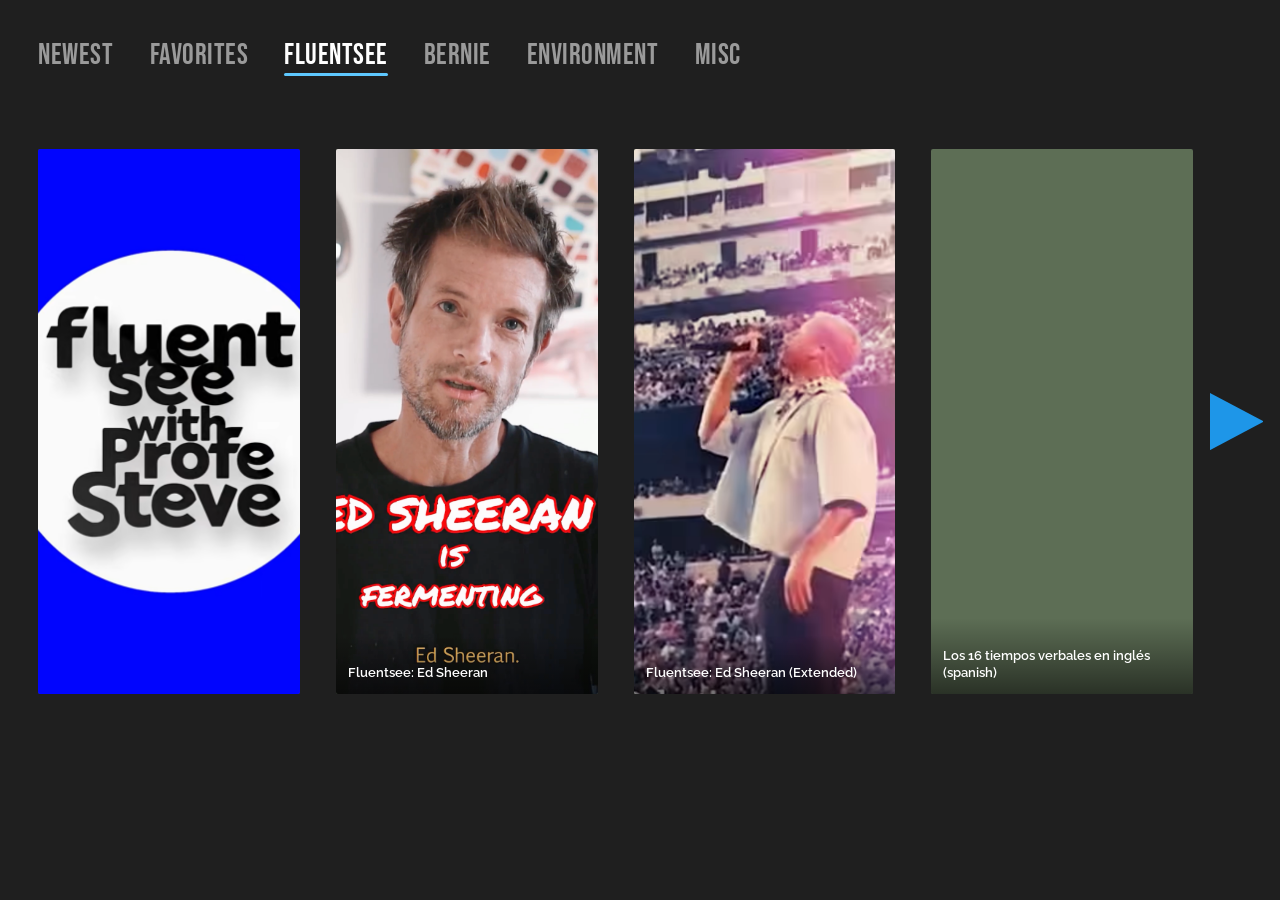
<file: video.html>
<!DOCTYPE html>
<html lang="en">
<head>
<meta charset="UTF-8">
<meta name="viewport" content="width=device-width, initial-scale=1.0">
<title>SWT Media — Video Library</title>
<meta name="description" content="Video reel and library from SWT Media: documentaries, excerpts, and FluentSee English lessons.">
<link rel="canonical" href="https://thephononstems.github.io/visualizers/video-v2.html">
<meta property="og:type" content="video.other">
<meta property="og:title" content="SWT Media — Video Library">
<meta property="og:image" content="https://thephononstems.github.io/visualizers/posters/webportada-still.png">
<link rel="preconnect" href="https://fonts.googleapis.com">
<link rel="preconnect" href="https://fonts.gstatic.com" crossorigin>
<link href="https://fonts.googleapis.com/css2?family=Bebas+Neue&family=Raleway:wght@400;600&display=swap" rel="stylesheet">

<style>
/* ============================================================
   EDIT HERE: colors
   ============================================================ */
:root{
  --panel:#1f1f1f;          /* dark grey rectangle */
  --reel-a:#3a3a3a;         /* light grey reel column (gradient top) */
  --reel-b:#4a4a4a;         /* light grey reel column (gradient bottom) */
  --tile:#5d6e55;           /* dull green placeholder */
  --tile-hover:#6b7e62;
  --accent:#1e96e8;         /* blue arrow */
  --accent-soft:#5ec8ff;    /* matches the site's VIDEO & EDIT blue */
  --text:#ffffff;
  --muted:#9a9a9a;
  --speed:.5s;              /* curtain speed */
  --gap:36px;
}
*{ box-sizing:border-box; }
html,body{
  margin:0; width:100%; height:100%;
  background:transparent;
  font-family:Raleway,Arial,Helvetica,sans-serif;
  color:var(--text);
  overflow:hidden;
}
button{ font:inherit; color:inherit; }
.sr-only{ position:absolute; width:1px; height:1px; margin:-1px; overflow:hidden; clip:rect(0,0,0,0); white-space:nowrap; border:0; }

/* ---------- The dark grey rectangle ---------- */
.panel{
  display:flex;
  width:100%; height:100vh;
  background:var(--panel);
  overflow:hidden;
}

/* ---------- Player panes (left = reel, right = videos) ---------- */
.pane{
  position:relative;
  flex:0 0 0;
  min-width:0;
  overflow:hidden;
  opacity:0;
  background:#0b0b0b;
  display:flex; flex-direction:column; align-items:center;
  transition:flex-grow var(--speed) ease, flex-basis var(--speed) ease, opacity .35s ease;
}
.panel[data-mode="left"]  #paneLeft,
.panel[data-mode="right"] #paneRight{
  flex:1 1 0;
  opacity:1;
  overflow-y:auto;
}
.pane-inner{
  width:100%; max-width:1100px;
  padding:64px 40px 40px;
  display:flex; flex-direction:column; gap:16px;
}
.stage{
  width:100%;
  height:calc(100vh - 170px);
  min-height:240px;
  background:#000;
  border-radius:14px;
  overflow:hidden;
  box-shadow:0 20px 60px rgba(0,0,0,.6);
}
.stage video{ width:100%; height:100%; object-fit:contain; background:#000; display:block; }
.now-title{
  font-family:"Bebas Neue",Impact,sans-serif;
  font-size:30px; letter-spacing:.5px; margin:0;
}
.back{
  position:absolute; top:16px; z-index:5;
  padding:7px 14px;
  border:1px solid #333; border-radius:8px;
  background:rgba(20,20,20,.85); color:#bbb;
  font-size:13px; cursor:pointer;
  transition:color .2s, border-color .2s;
}
.back:hover{ color:var(--accent-soft); border-color:var(--accent-soft); }
#paneRight .back{ left:18px; }
#paneLeft  .back{ right:18px; }

/* FluentSee bilingual blurb under the player */
.video-desc{ display:none; gap:32px; font-size:14px; line-height:1.6; }
.video-desc.show{ display:flex; }
.video-desc p{ margin:0 0 10px; }
.desc-en{ flex:1; color:var(--accent-soft); }
.desc-es{ flex:1; color:#e6c34a; }

/* ---------- The curtain (reel column + browse area) ---------- */
.curtain{
  flex:1 1 0;
  min-width:0;
  display:flex;
  overflow:hidden;
  transition:flex-grow var(--speed) ease, flex-basis var(--speed) ease;
}
.panel[data-mode="left"] .curtain,
.panel[data-mode="right"] .curtain{
  flex:0 0 300px;
}

/* Light grey reel column */
.reel-col{
  flex:0 0 20.5%;
  min-width:0;
  display:flex; flex-direction:column;
  padding:4.5vh 3% 5vh;
  background:linear-gradient(160deg, var(--reel-a), var(--reel-b));
  overflow:hidden;
  transition:flex-basis var(--speed) ease, padding var(--speed) ease, opacity .3s ease;
}
.panel[data-mode="left"] .reel-col,
.panel[data-mode="right"] .reel-col{
  flex-basis:0; padding-left:0; padding-right:0; opacity:0;
}

/* Browse area */
.browse{
  flex:1 1 0;
  min-width:0;
  display:flex; flex-direction:column;
  padding:4.5vh 0 5vh 3%;
}
.tabs{
  display:flex; align-items:baseline; gap:6%;
  height:12vh; min-height:56px;
  padding-right:18%;
  position:relative;
}
.tab, .reel-heading{
  background:none; border:none; padding:0;
  font-family:"Bebas Neue",Impact,sans-serif;
  font-size:clamp(28px, 5.2vh, 56px);
  letter-spacing:.5px;
  line-height:1;
  cursor:pointer;
  white-space:nowrap;
}
.reel-heading{ height:12vh; min-height:56px; margin:0; font-weight:400; text-align:left; }
.tab{ color:var(--muted); transition:color .2s; position:relative; }
.tab:hover{ color:var(--text); }
.tab.active{ color:var(--text); }
.tab.active::after{
  content:""; position:absolute; left:0; right:0; bottom:-8px;
  height:3px; border-radius:2px; background:var(--accent-soft);
}
.tab-reel{ display:none; }
/* All six category tabs sit in one row */
.tabs{ gap:3.2%; padding-right:9%; }
.tabs .tab{ font-size:clamp(20px, min(3.9vh, 2.3vw), 44px); }
.tabs .tab.active::after{ bottom:-6px; }

/* Row of tiles + arrow */
.row{
  flex:0 1 67%; min-height:0;   /* tiles are ~2/3 of the available height (was flex:1 1 auto = full height) */
  display:flex; align-items:stretch;
  position:relative;
}
.track{
  flex:1 1 auto; min-width:0;
  display:grid;
  grid-auto-flow:column;
  grid-auto-columns:calc((100% - 3 * var(--gap)) / 4);   /* 4 tiles per page */
  gap:var(--gap);
  overflow-x:auto; overflow-y:hidden;
  scroll-snap-type:x mandatory;
  scroll-behavior:smooth;
  scrollbar-width:none;
}
.track::-webkit-scrollbar{ display:none; }
.arrow{
  flex:0 0 7%;
  min-width:46px;
  display:flex; align-items:center; justify-content:center;
  background:none; border:none; padding:0; cursor:pointer;
}
.arrow svg{ width:62%; max-width:66px; fill:var(--accent); transition:transform .2s, opacity .2s; }
.arrow:hover svg{ transform:translateX(4px); }
.arrow[disabled]{ cursor:default; }
.arrow[disabled] svg{ opacity:.2; transform:none; }
.arrow-back{
  position:absolute; left:-2.6%; top:50%; transform:translate(-50%,-50%);
  width:34px; height:34px; border:none; background:none; padding:0; cursor:pointer;
  opacity:0; pointer-events:none; transition:opacity .2s;
}
.arrow-back.show{ opacity:.8; pointer-events:auto; }
.arrow-back svg{ width:100%; fill:var(--accent); }

/* ---------- Tiles ---------- */
.tile{
  position:relative;
  min-width:0; height:100%;
  padding:0; border:none; border-radius:2px;
  background:var(--tile);
  overflow:hidden;
  cursor:pointer;
  scroll-snap-align:start;
  text-align:left;
  transition:background .2s, transform .2s;
}
.tile:hover{ background:var(--tile-hover); }
.tile img{
  position:absolute; inset:0; width:100%; height:100%;
  object-fit:cover; display:block;
}
.tile .label{
  position:absolute; left:0; right:0; bottom:0;
  padding:30px 12px 12px;
  font-size:13px; font-weight:600; line-height:1.3;
  background:linear-gradient(transparent, rgba(0,0,0,.55));
  transition:opacity .2s;
}
/* The black description box on hover */
.tile .info{
  position:absolute;
  inset:7% 12% 7% 12%;
  padding:16px;
  background:#000;
  font-size:13px; line-height:1.45;
  opacity:0; transform:translateY(8px);
  transition:opacity .25s ease, transform .25s ease;
  overflow:hidden;
  pointer-events:none;
}
.tile .info strong{ display:block; font-size:15px; margin-bottom:8px; }
.tile .info .meta{ display:block; color:var(--muted); font-size:12px; margin-bottom:8px; }
.tile .info .note{ color:#4caf7d; font-style:italic; }
.tile:hover .info, .tile:focus-visible .info{ opacity:1; transform:none; }
.tile:hover .label, .tile:focus-visible .label{ opacity:0; }
.tile.active{ outline:3px solid var(--accent-soft); outline-offset:-3px; }
.reel-tile{ flex:1 1 auto; width:100%; }
/* Category cover: first tile in the row, to the left of that category's videos */
.cover{
  position:relative; min-width:0; height:100%;
  border-radius:2px; overflow:hidden;
  scroll-snap-align:start;
  background:linear-gradient(160deg, var(--reel-a), var(--reel-b));
  display:flex; align-items:center; justify-content:center;
}
.cover img{ position:absolute; inset:0; width:100%; height:100%; object-fit:cover; display:block; }
.cover .cover-name{
  font-family:"Bebas Neue",Impact,sans-serif;
  font-size:clamp(22px, 3.4vh, 40px); letter-spacing:.5px;
  color:var(--accent-soft); text-align:center; padding:0 10px;
}
.empty{ color:var(--muted); font-size:14px; padding:20px 0; }

/* ---------- Narrow strip (after the curtain has squished) ---------- */
.panel.narrow .browse{ padding:22px 16px 16px; }
.panel.narrow .tabs{ gap:10px 16px; height:auto; min-height:0; padding:0 0 18px; flex-wrap:wrap; flex:none; }
.panel.narrow .tab{ font-size:24px; }
.panel.narrow[data-mode="right"] .tab-reel{ display:inline; }
.panel.narrow .tabs .tab{ font-size:22px; }
.panel.narrow .row{ display:block; overflow-y:auto; scrollbar-width:thin; }
.panel.narrow .track{
  grid-auto-flow:row;
  grid-template-columns:1fr 1fr;
  grid-auto-columns:auto;
  gap:12px;
  overflow:visible;
  height:auto;
  align-content:start;
}
.panel.narrow .tile, .panel.narrow .cover{ height:auto; aspect-ratio:9/16; }
.panel.narrow .tile .info{ inset:6%; padding:10px; font-size:11px; }
.panel.narrow .tile .info strong{ font-size:12px; }
.panel.narrow .tile .label{ font-size:11px; padding:20px 8px 8px; }
.panel.narrow .arrow, .panel.narrow .arrow-back{ display:none; }

/* ---------- Phones ---------- */
@media (max-width:700px){
  html,body{ height:auto; overflow:visible; }
  .panel{ flex-direction:column; height:auto; min-height:100vh; }
  .pane{ flex:none !important; height:0; }
  .panel[data-mode="left"] #paneLeft,
  .panel[data-mode="right"] #paneRight{ height:auto; }
  .pane-inner{ padding:56px 16px 20px; }
  .stage{ height:auto; aspect-ratio:16/9; }
  .curtain, .panel[data-mode] .curtain{ flex:none; flex-direction:column; }
  .reel-col, .panel[data-mode] .reel-col{ flex:none; padding:20px 16px; opacity:1; }
  .panel[data-mode="left"] .reel-col, .panel[data-mode="right"] .reel-col{ display:none; }
  .reel-heading{ height:auto; margin-bottom:12px; }
  .reel-tile{ height:60vh; }
  .browse, .panel.narrow .browse{ padding:20px 16px; }
  .tabs{ height:auto; padding:0 0 16px; gap:14px 18px; flex-wrap:wrap; }
  .row{ flex:none; height:40vh; }
  .track{ grid-auto-columns:calc((100% - var(--gap)) / 2.3); --gap:12px; }
  .panel.narrow .row{ height:40vh; overflow:visible; }
  .panel.narrow .track{ grid-auto-flow:column; grid-template-columns:none; grid-auto-columns:calc((100% - 12px) / 2.3); overflow-x:auto; }
  .panel.narrow .tile, .panel.narrow .cover{ height:100%; aspect-ratio:auto; }
  .arrow{ display:none; }
  .video-desc.show{ flex-direction:column; gap:12px; }
}

/* ---------- REEL switch: when SHOW_REEL is false the panel gets .no-reel ---------- */
.panel.no-reel .reel-col,
.panel.no-reel .tab-reel,
.panel.no-reel #paneLeft{ display:none !important; }
</style>
</head>
<body>
<h1 class="sr-only">SWT Media — Video Library</h1>

<div class="panel" id="panel" data-mode="browse">

  <!-- Reel player: slides in from the LEFT (curtain goes right) -->
  <section class="pane" id="paneLeft" aria-label="Reel player">
    <button class="back" data-back>All videos &rarr;</button>
    <div class="pane-inner" id="slotLeft"></div>
  </section>

  <!-- The curtain -->
  <div class="curtain" id="curtain">
    <aside class="reel-col">
      <button class="reel-heading" id="reelHeading">REEL</button>
      <button class="tile reel-tile" id="reelTile"></button>
    </aside>

    <div class="browse">
      <div class="tabs">
        <button class="tab tab-reel" id="tabReel">REEL</button>
        <span id="sortTabs" style="display:contents"></span>
      </div>
      <div class="row">
        <button class="arrow-back" id="arrowBack" aria-label="Scroll back">
          <svg viewBox="0 0 10 10"><polygon points="10,0 10,10 0,5"/></svg>
        </button>
        <div class="track" id="track"></div>
        <button class="arrow" id="arrowNext" aria-label="More videos">
          <svg viewBox="0 0 66 70"><polygon points="0,0 66,35 0,70"/></svg>
        </button>
      </div>
    </div>
  </div>

  <!-- Video player: slides in from the RIGHT (curtain goes left) -->
  <section class="pane" id="paneRight" aria-label="Video player">
    <button class="back" data-back>&larr; All videos</button>
    <div class="pane-inner" id="slotRight"></div>
  </section>
</div>

<!-- The one video element; it moves to whichever side is open -->
<div id="playerParts" hidden>
  <div class="stage" id="stage">
    <video id="video" preload="metadata" playsinline controls controlsList="nodownload noplaybackrate" disablePictureInPicture></video>
  </div>
  <h2 class="now-title" id="nowTitle"></h2>
  <div class="video-desc" id="videoDesc">
    <div class="desc-en">
      <p>Fluency in a language has less to do with the amount of vocabulary learned and more to do with the degree to which the essential elements of grammar are acquired and maneuvered to legibly communicate thoughts clearly and engage in sustained dialogue. These &ldquo;FluentSee&rdquo; videos depict the elements of grammar in distinct visual forms to help the student identify patterns of placement and use in modern English conversation.</p>
    </div>
    <div class="desc-es">
      <p>La fluidez en un idioma tiene menos que ver con la cantidad de vocabulario aprendido y más con el grado en que se adquieren y se manejan los elementos esenciales de la gramática para comunicar pensamientos de forma clara y participar en un diálogo sostenido.</p>
      <p>Estos vídeos de &ldquo;FluentSee&rdquo; representan los elementos de la gramática mediante formas visuales diferenciadas para ayudar al estudiante a identificar patrones de colocación y uso en el inglés conversacional moderno.</p>
    </div>
  </div>
</div>

<script>
/* ============================================================
   EDIT HERE: the REEL (lives in the light grey column).
   Point src/poster at your reel file.
   REEL IS HIDDEN FOR NOW: set SHOW_REEL to true to bring it back
   (after pointing src/poster at the real reel).
   ============================================================ */
const SHOW_REEL = false;
if (!SHOW_REEL) document.getElementById("panel").classList.add("no-reel");
const REEL = {
  id: "reel",
  title: "Reel",
  src: "videos/FINAL WEB PORTADA VIDEO SQUARE_1.mp4",
  poster: "video playlist buttons/REEL3.jpg",
  runtime: "",
  tags: ["Reel"],
  description: "Stephen Wade Thomson — video &amp; edit reel."
};

/* ============================================================
   EDIT HERE: all videos.
   NEWEST shows them in THIS order — put the newest at the top.
   Add  newest:false  to a video to keep it OUT of NEWEST (it still shows in its category).
   ============================================================ */
const videos = [
  /* NEW (Oct 2026) */
  { id:"ed-sheeran-full", title:"Fluentsee: Ed Sheeran", src:"videos/FLUENTSEE/EdSheeran-Full-Subs-1080x1920-ffmpeg75MB.mp4", poster:"video category thumbnails/EdSheeranAbridged-thumbnail.png", runtime:"4:17", year:"2026", tags:["Fluentsee"], description:"Pickled Ed Sheeran" },
  { id:"ed-sheeran-hater", title:"Fluentsee: Ed Sheeran (Extended)", src:"videos/FLUENTSEE/EdSheeran-justHaterComp-1080x1920-ffmpeg35MB.mp4", poster:"video category thumbnails/EdSheeranExtended-thumbnail.png", runtime:"1:07", year:"2026", tags:["Fluentsee"], description:"Is this the end of Ed Sheeran?" },
  { id:"los-16-tiempos-verbales", title:"Los 16 tiempos verbales en inglés", titleNote:"(spanish)", src:"videos/DlFrYT-Los 16 tiempos verbales en Inglés.mp4", poster:"", runtime:"6:28", tags:["Fluentsee"], description:"Placeholder description for Los 16 tiempos verbales en inglés." },
  { id:"fluentsee-7-imperativa", title:"Fluentsee 7: Imperativa", titleNote:"(spanish)", src:"videos/FLUENTSEE/Fluentsee7-Imperativa.mp4", poster:"", runtime:"5:05", tags:["Fluentsee"], description:"Placeholder description for Fluentsee 7: Imperativa." },
  { id:"palestina-huelga-general-1", title:"Palestina: Huelga General 1", src:"videos/Palestina-HuelgaGeneral-1-101525.mp4", poster:"", runtime:"1:18", tags:[], description:"Placeholder description for Palestina: Huelga General 1." },
  { id:"palestina-huelga-general-2", title:"Palestina: Huelga General 2", src:"videos/Palestina-HuelgaGeneral-2-101525.mp4", poster:"", runtime:"1:02", tags:[], description:"Placeholder description for Palestina: Huelga General 2." },
  { id:"palestina-huelga-general-3", title:"Palestina: Huelga General 3", src:"videos/Palestina-HuelgaGeneral-3-101525.mp4", poster:"", runtime:"2:11", tags:[], description:"Placeholder description for Palestina: Huelga General 3." },
  { id:"palestina-huelga-general-4", title:"Palestina: Huelga General 4", src:"videos/Palestina-HuelgaGeneral-4-101525.mp4", poster:"", runtime:"1:56", tags:[], description:"Placeholder description for Palestina: Huelga General 4." },
  { id:"fluentsee-4-estructura", title:"Fluentsee 4: Estructura", titleNote:"(spanish)", src:"videos/FLUENTSEE/FLUENTSEE4-4AESTRUCTURA-YOUTUBE.mov", poster:"", runtime:"3:00", tags:["Fluentsee"], description:"Placeholder description for Fluentsee 4: Estructura." },
  { id:"bernie-listen-science", title:"Excerpt: Bernie Sanders / Listen to the Science", src:"videos/BERNIE/BernieSanders-ListenToScience-41mb.mp4", poster:"posters/BernieSanders-ListenToScience-still.jpg", runtime:"1:09", tags:["Excerpt","Bernie"], description:"Placeholder description for Bernie Sanders / Listen to the Science." },
  { id:"portada", title:"Portada", src:"videos/FINAL WEB PORTADA VIDEO SQUARE_1.mp4", poster:"posters/webportada-still.png", runtime:"", tags:["Intro","Misc"], description:"Placeholder description for Portada." },
  { id:"palestina", title:"Palestina", src:"videos/Palestina-94mb.mp4", poster:"posters/Palestina-still.png", runtime:"", tags:["Documentary","Misc"], description:"Placeholder description for Palestina." },
  { id:"crematorium", title:"Excerpt: The Crematorium / Mountain Top Removal", src:"videos/(Excerpt) The Crematorium (BW).mp4", poster:"posters/CremaBWstill.jpg", runtime:"", tags:["Excerpt","Environment"], description:"Placeholder description for The Crematorium." },
  { id:"crematorium-abridged", title:"The Crematorium", src:"videos/CREMA-ABRIDGED-072023a-2160-YT-FINAL1-103x-pitch_2.mp4", poster:"posters/CrematoriumStill.jpg", runtime:"", tags:["Abridged","Environment"], description:"Placeholder description for The Crematorium (Abridged)." },
  { id:"e3-excerpt", title:"Carlos Yescas @ World Cheese Awards", titleNote:"(spanish)", src:"videos/E3-under3 MIN EXCERPT for YTshortsAndSWT-lumetri_downsizeforGithub.mp4", poster:"posters/CarlosBern.png", runtime:"", tags:["Excerpt","Misc"], description:"Placeholder description for E3 (Excerpt)." },
  { id:"media-distorts-climate-science", title:"Media Distorts Climate Science", src:"videos/MEDIADISTORTSCLIMATESCIENCE_1.mp4", poster:"posters/stephenschneider-videostill11c.jpg", runtime:"", tags:["Documentary","Environment"], description:"Placeholder description for Media Distorts Climate Science." },
  { id:"bernie-sanders-maybe-just-maybe", title:"Bernie Sanders: Maybe, Just Maybe", src:"videos/BERNIE/BernieSanders-MaybeJustMaybe.mp4", poster:"posters/poster-BernisSandersMaybeJustMaybe.png", runtime:"", tags:["Documentary","Bernie"], description:"Placeholder description for Bernie Sanders: Maybe, Just Maybe." },
  { id:"fluentsee-empieza-aqui", title:"¿Quieres aprender inglés? Empieza aquí", titleNote:"(spanish)", src:"videos/FLUENTSEE/Fluentsee 1 - Intro.mp4", poster:"", runtime:"6:01", tags:["Fluentsee"], description:"Placeholder description for ¿Quieres aprender inglés? Empieza aquí." },
  { id:"fluentsee-2-two-way-street", title:"Fluentsee 2: 2-Way Street", titleNote:"(spanish)", src:"videos/FLUENTSEE/Fluentsee2-2WayStreet-Spanish-640x320.mp4", poster:"", runtime:"", tags:["Fluentsee"], description:"Placeholder description for Fluentsee 2: 2-Way Street." },
  { id:"fluentsee-3-conjugacion-aaa", title:"Fluentsee 3: Conjugación AAA", titleNote:"(spanish)", src:"videos/FLUENTSEE/Fluentsee3-ConjugacionAAA.mp4", poster:"", runtime:"", tags:["Fluentsee"], description:"Placeholder description for Fluentsee 3: Conjugación AAA." },
  { id:"fluentsee-5-negativo", title:"Fluentsee 5: Negativo", titleNote:"(spanish)", src:"videos/FLUENTSEE/Fluentsee5-Negativo.mp4", poster:"", runtime:"", tags:["Fluentsee"], description:"Placeholder description for Fluentsee 5: Negativo." },
  { id:"bombogenesis-boston-2018", title:"Bombogenesis: Boston 2018", src:"videos/bombogenesis-boston-2018_compressed.mp4", poster:"", runtime:"", tags:["Documentary","Environment"], description:"Placeholder description for Bombogenesis: Boston 2018." },
  { id:"bernie-21st-century-bill-of-rights", title:"Bernie Sanders: 21st Century Bill of Rights", src:"videos/BERNIE/BernieSanders-21stCenturyBillOfRights.mp4", poster:"", runtime:"", tags:["Documentary","Bernie"], description:"Placeholder description for Bernie Sanders: 21st Century Bill of Rights." },
  { id:"bernie-what-patriotism", title:"Bernie Sanders: What Patriotism", src:"videos/BERNIE/BernieSanders-WhatPatriotism.mp4", poster:"", runtime:"", tags:["Documentary","Bernie"], description:"Placeholder description for Bernie Sanders: What Patriotism." },
  { id:"bernie-old-man-hope", title:"Bernie Sanders: Old Man Hope", src:"videos/BERNIE/OldManHope.mp4", poster:"", runtime:"3:28", year:"2016", newest:false, tags:["Bernie"], description:"Bernie's defeat does not stop him from fighting for the working class." },
  { id:"fluentsee-exclamativa", title:"Fluentsee: Exclamativa", titleNote:"(spanish)", src:"videos/FLUENTSEE/Fluentsee-EXCLAMATIVA.mp4", poster:"", runtime:"", tags:["Fluentsee"], description:"Placeholder description for Fluentsee: Exclamativa." }
];

/* ============================================================
   EDIT HERE: FAVORITE tab — video ids, in the order to show them.
   ============================================================ */
const FAVORITES = ["palestina", "crematorium-abridged", "bernie-listen-science", "fluentsee-empieza-aqui"];

/* ============================================================
   EDIT HERE: the category tabs, left to right.
   A video shows under a tab when its "tags" include that tab's tag
   (NEWEST and FAVORITES are special: all videos / the FAVORITES list).
   cover = the cover image that sits to the LEFT of that category's videos.
           Leave it "" to show the category name on a grey tile instead,
           or null for no cover at all (the videos start right away).
   ============================================================ */
const TABS = [
  { label:"NEWEST",      tag:"newest",      cover:null },
  { label:"FAVORITES",   tag:"favorite",    cover:null },
  { label:"FLUENTSEE",   tag:"Fluentsee",   cover:"video category thumbnails/FluentseeWithProfeSteve-VERT-thumbnail.png" },
  { label:"BERNIE",      tag:"Bernie",      cover:"video category thumbnails/Bernie-thumbnail.png" },
  { label:"ENVIRONMENT", tag:"Environment", cover:"video category thumbnails/environment-thumbnail.png" },
  { label:"MISC",        tag:"Misc",        cover:"video category thumbnails/MISC-category-thumbnail copy.png" }
];
/* The tab the page opens on */
const START_TAB = "Fluentsee";

/* ============================================================ */
const panel = document.getElementById("panel");
const track = document.getElementById("track");
const arrowNext = document.getElementById("arrowNext");
const arrowBack = document.getElementById("arrowBack");
const video = document.getElementById("video");
const stage = document.getElementById("stage");
const nowTitle = document.getElementById("nowTitle");
const videoDesc = document.getElementById("videoDesc");
const slots = { left: document.getElementById("slotLeft"), right: document.getElementById("slotRight") };
let sortMode = START_TAB;
let activeId = null;
let narrowTimer = null;

function esc(s){ return String(s).replace(/[&<>"]/g, function(c){ return {"&":"&amp;","<":"&lt;",">":"&gt;",'"':"&quot;"}[c]; }); }

function tileHTML(item){
  const note = item.titleNote ? ' <span class="note">' + esc(item.titleNote) + '</span>' : '';
  const meta = [item.runtime, item.year, (item.tags || []).join(" · ")].filter(Boolean).join("  |  ");
  return (item.poster ? '<img src="' + esc(item.poster) + '" alt="" loading="lazy" onerror="this.remove()">' : '') +
    '<span class="label">' + esc(item.title) + note + '</span>' +
    '<span class="info"><strong>' + esc(item.title) + note + '</strong>' +
    (meta ? '<span class="meta">' + esc(meta) + '</span>' : '') +
    item.description + '</span>';
}

function currentList(){
  if (sortMode === "newest") return videos.filter(function(v){ return v.newest !== false; });
  if (sortMode === "favorite")
    return FAVORITES.map(function(id){ return videos.find(function(v){ return v.id === id; }); }).filter(Boolean);
  return videos.filter(function(v){ return (v.tags || []).indexOf(sortMode) !== -1; });
}

function renderTrack(){
  const list = currentList();
  track.innerHTML = "";
  const tab = TABS.find(function(t){ return t.tag === sortMode; });
  if (tab && tab.cover !== null){
    const c = document.createElement("div");
    c.className = "cover";
    c.setAttribute("aria-hidden", "true");
    c.innerHTML = '<span class="cover-name">' + esc(tab.label) + '</span>' +
      (tab.cover ? '<img src="' + esc(tab.cover) + '" alt="" onerror="this.remove()">' : '');
    track.appendChild(c);
  }
  if (!list.length){
    track.insertAdjacentHTML("beforeend", '<div class="empty">No videos here yet.</div>');
  }
  list.forEach(function(item){
    const b = document.createElement("button");
    b.className = "tile" + (activeId === item.id ? " active" : "");
    b.innerHTML = tileHTML(item);
    b.addEventListener("click", function(){ play(item, "right"); });
    track.appendChild(b);
  });
  track.scrollLeft = 0;
  updateArrows();
}

function updateArrows(){
  const max = track.scrollWidth - track.clientWidth;
  arrowNext.disabled = track.scrollLeft >= max - 4;
  arrowBack.classList.toggle("show", track.scrollLeft > 4);
}
function page(dir){
  const gap = parseFloat(getComputedStyle(track).columnGap) || 0;
  track.scrollBy({ left: dir * (track.clientWidth + gap), behavior: "smooth" });
}
arrowNext.addEventListener("click", function(){ page(1); });
arrowBack.addEventListener("click", function(){ page(-1); });
track.addEventListener("scroll", updateArrows, { passive:true });
window.addEventListener("resize", updateArrows);

/* ---------- Curtain modes ---------- */
function setMode(mode){
  clearTimeout(narrowTimer);
  if (mode === "browse"){
    panel.classList.remove("narrow");      // widen tiles back out as the curtain opens
    panel.dataset.mode = "browse";
    requestAnimationFrame(updateArrows);
    setTimeout(updateArrows, 600);
  } else {
    const wasOpen = panel.dataset.mode !== "browse";
    panel.dataset.mode = mode;
    if (wasOpen) panel.classList.add("narrow");
    else narrowTimer = setTimeout(function(){ panel.classList.add("narrow"); }, 520);   // squish first, then restack
  }
}

function play(item, side){
  activeId = item.id;
  const slot = slots[side];
  slot.appendChild(stage);
  slot.appendChild(nowTitle);
  slot.appendChild(videoDesc);
  nowTitle.innerHTML = esc(item.title) + (item.titleNote ? ' <span style="font-size:.6em;color:#4caf7d">' + esc(item.titleNote) + '</span>' : '');
  videoDesc.classList.toggle("show", (item.tags || []).indexOf("Fluentsee") !== -1);
  video.pause();
  video.poster = item.poster || "";
  video.src = item.src;
  video.load();
  video.play().catch(function(){});
  setMode(side);
  document.querySelectorAll(".tile.active").forEach(function(t){ t.classList.remove("active"); });
  renderTrackActive();
  if (window.innerWidth <= 700) slot.parentElement.scrollIntoView({ behavior:"smooth", block:"start" });
}
function renderTrackActive(){
  const list = currentList();
  Array.prototype.forEach.call(track.querySelectorAll(".tile"), function(el, i){
    if (list[i]) el.classList.toggle("active", list[i].id === activeId);
  });
}
function backToBrowse(){
  video.pause();
  activeId = null;
  renderTrackActive();
  setMode("browse");
}
document.querySelectorAll("[data-back]").forEach(function(b){ b.addEventListener("click", backToBrowse); });

/* REEL: the curtain goes RIGHT */
const reelTile = document.getElementById("reelTile");
reelTile.innerHTML = tileHTML(REEL);
reelTile.addEventListener("click", function(){ play(REEL, "left"); });
document.getElementById("reelHeading").addEventListener("click", function(){ play(REEL, "left"); });
document.getElementById("tabReel").addEventListener("click", function(){ play(REEL, "left"); });

/* Category tabs — the reel column stays put */
const sortTabs = document.getElementById("sortTabs");
TABS.forEach(function(t){
  const b = document.createElement("button");
  b.className = "tab" + (t.tag === sortMode ? " active" : "");
  b.dataset.sort = t.tag;
  b.textContent = t.label;
  sortTabs.appendChild(b);
});
document.querySelectorAll("[data-sort]").forEach(function(b){
  b.addEventListener("click", function(){
    sortMode = b.dataset.sort;
    document.querySelectorAll("[data-sort]").forEach(function(x){ x.classList.toggle("active", x === b); });
    renderTrack();
  });
});

/* Start */
renderTrack();
const params = new URLSearchParams(location.search);
const startId = params.get("id");
if (startId === "reel"){ if (SHOW_REEL) play(REEL, "left"); }
else if (startId){
  const v = videos.find(function(x){ return x.id === startId; });
  if (v) play(v, "right");
}
</script>
</body>
</html>
</file>
